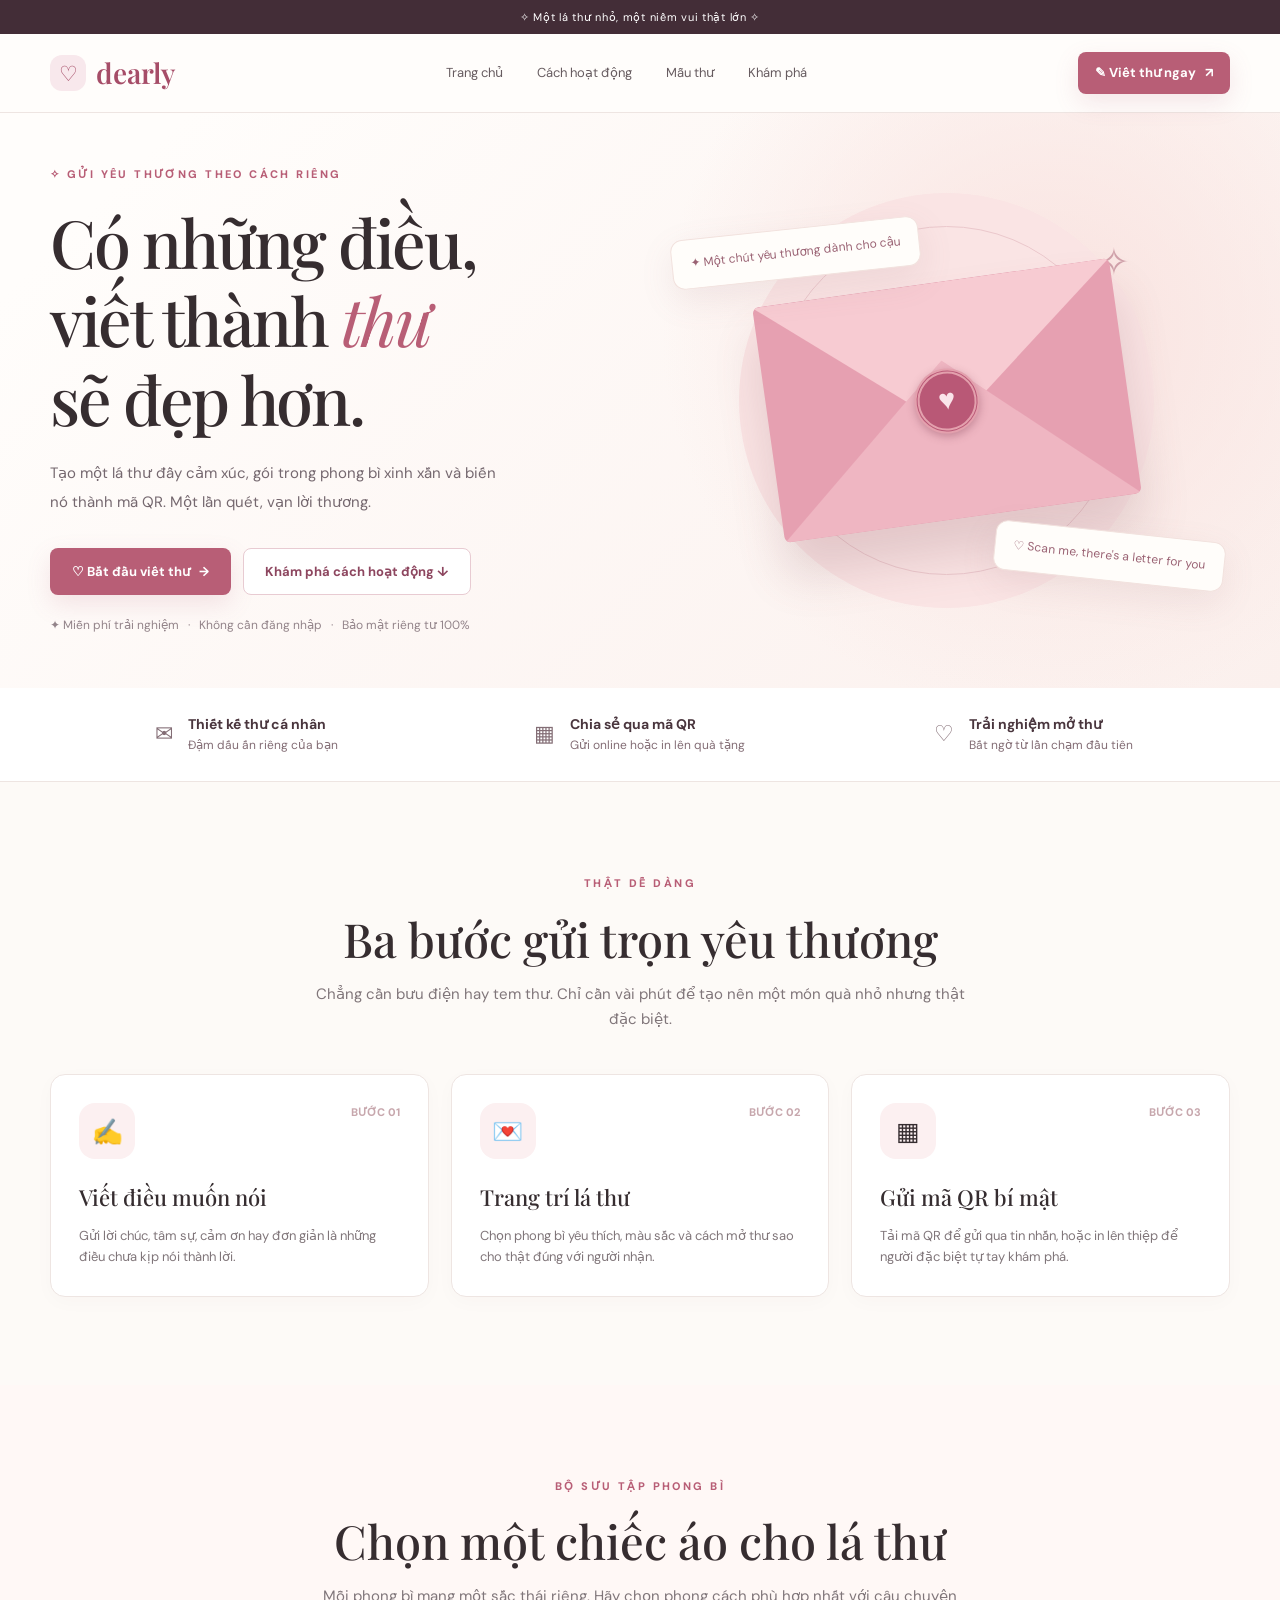
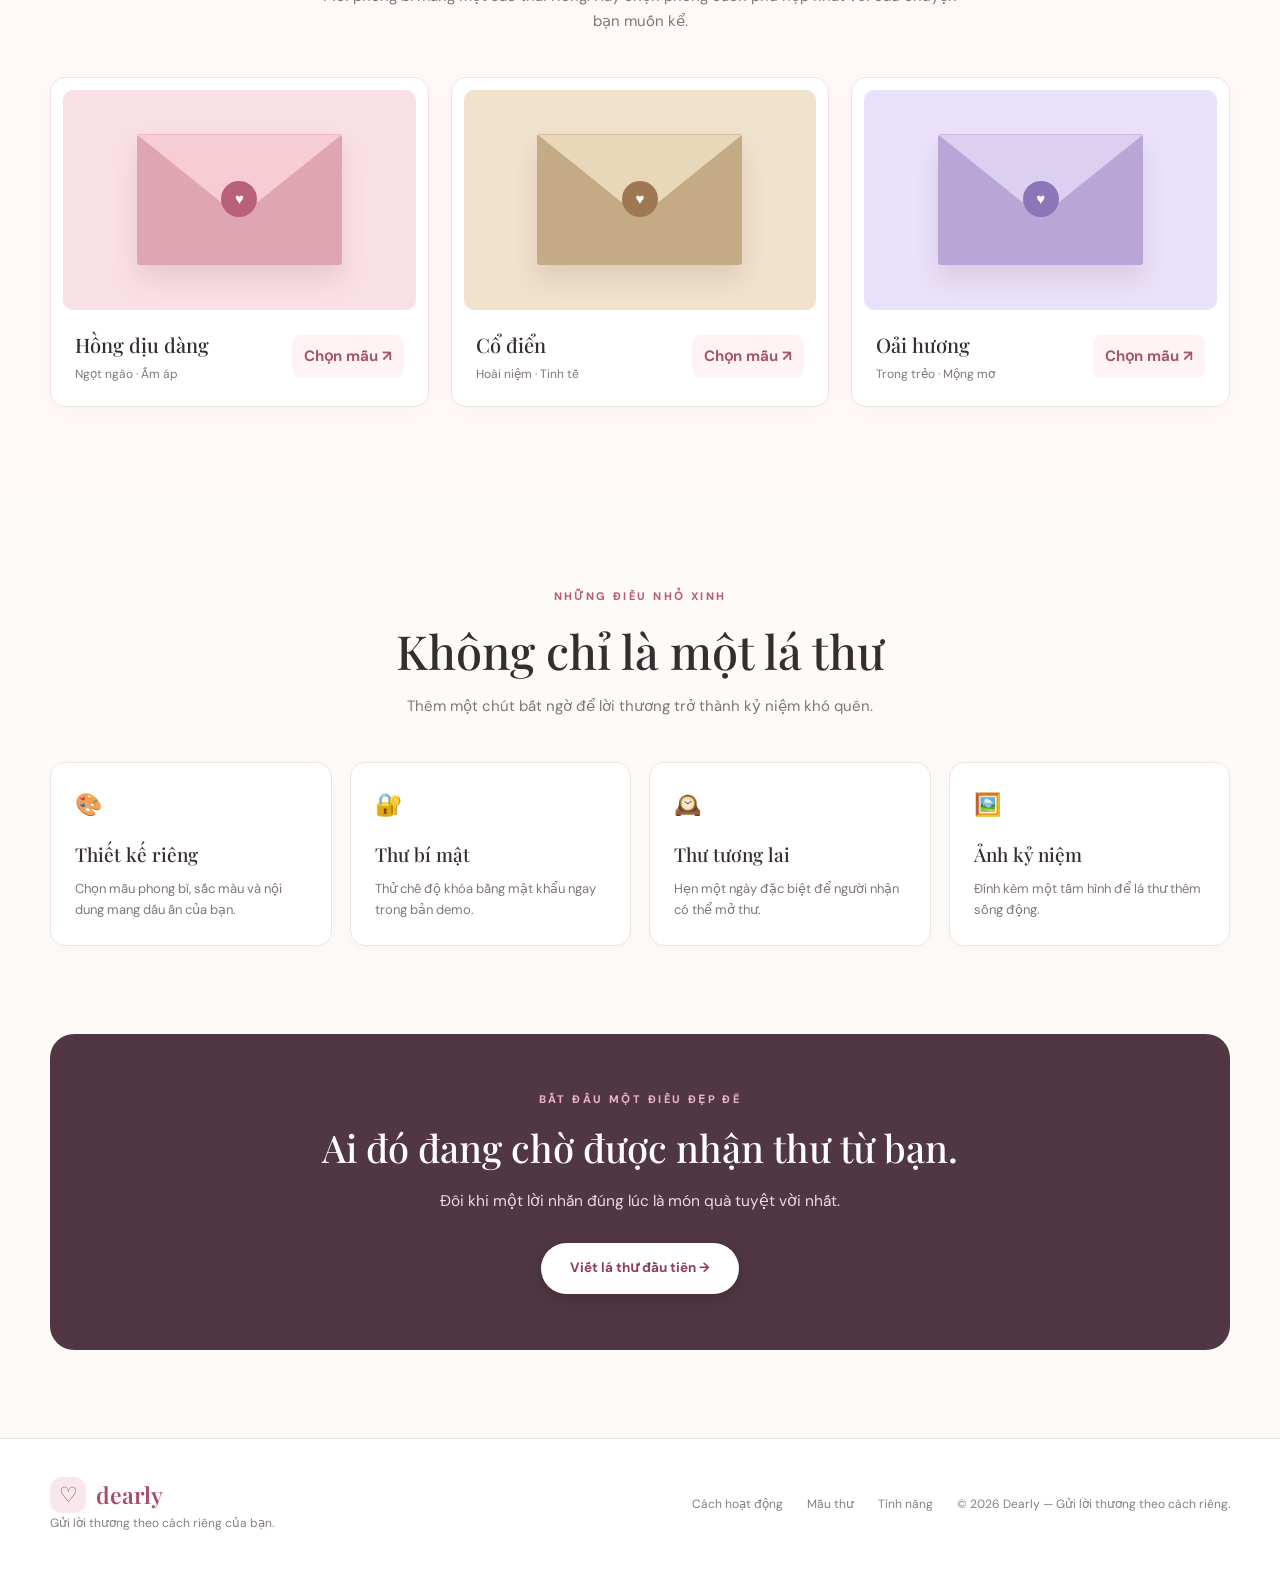
<file: index.html>
<!doctype html>
<html lang="vi">

<head>
	<meta charset="UTF-8">
	<meta name="viewport" content="width=device-width, initial-scale=1">
	<title>Dearly — Gửi lời thương theo cách riêng</title>
	<meta name="description"
		content="Tạo lá thư kỹ thuật số lãng mạn, gói trong phong bì xinh xắn và biến nó thành mã QR bất ngờ dành cho người bạn thương.">
	<link rel="icon" href="data:image/svg+xml,<svg xmlns=%22http://www.w3.org/2000/svg%22 viewBox=%220 0 100 100%22><text y=%22.9em%22 font-size=%2290%22>💌</text></svg>">
	<meta name="theme-color" content="#fbf3ef">
	<meta property="og:type" content="website">
	<meta property="og:title" content="Dearly — Gửi lời thương theo cách riêng">
	<meta property="og:description" content="Có những điều, viết thành thư sẽ đẹp hơn. Tạo và nhận lá thư bất ngờ qua mã QR riêng tư.">
	<meta property="og:site_name" content="Dearly">
	<meta name="twitter:card" content="summary">
	<meta name="twitter:title" content="Dearly — Gửi lời thương theo cách riêng">
	<meta name="twitter:description" content="Tạo lá thư số lãng mạn, gói trong phong bì xinh xắn và trao gửi yêu thương.">
	<link rel="preconnect" href="https://fonts.googleapis.com">
	<link rel="preconnect" href="https://fonts.gstatic.com" crossorigin>
	<link
		href="https://fonts.googleapis.com/css2?family=DM+Sans:wght@400;500;600;700;800&family=Playfair+Display:ital,wght@0,400;0,500;0,600;0,700;1,400;1,500;1,600;1,700&display=swap"
		rel="stylesheet">
	<link rel="stylesheet" href="style.css?v=music_update_1">
<style id="unlockFixStyle">
.hidden,
.receiverFull.hidden,
.workspace.hidden,
#receivePage.hidden,
#workspace.hidden,
#resultPage.hidden,
#homepage.hidden,
[hidden] {
	display: none !important;
}

#unlockArea {
	background: #ffffff !important;
	border: 1px solid #ebdcd5 !important;
	border-radius: 18px !important;
	padding: 26px 24px !important;
	box-shadow: 0 16px 45px -10px rgba(110, 60, 75, 0.14), 0 4px 14px rgba(0, 0, 0, 0.03) !important;
	width: 100% !important;
	max-width: 350px !important;
	margin: 0 auto 24px auto !important;
	box-sizing: border-box !important;
	text-align: center !important;
	display: block !important;
}

#unlockArea.hidden {
	display: none !important;
}

#unlockMessage {
	font-size: 14.5px !important;
	font-weight: 600 !important;
	color: #4a363e !important;
	margin: 0 0 16px 0 !important;
	line-height: 1.5 !important;
	text-align: center !important;
}

#unlockPassword {
	display: block !important;
	width: 100% !important;
	max-width: 100% !important;
	height: 46px !important;
	padding: 0 16px !important;
	border: 1.5px solid #e2cad2 !important;
	border-radius: 12px !important;
	background: #faf8f7 !important;
	font-size: 15.5px !important;
	color: #3b2830 !important;
	outline: none !important;
	box-sizing: border-box !important;
	text-align: center !important;
	letter-spacing: 0.08em !important;
	margin: 0 0 12px 0 !important;
	transition: border-color 0.2s ease, box-shadow 0.2s ease, background 0.2s ease !important;
}

#unlockPassword:focus {
	border-color: #b85e76 !important;
	background: #ffffff !important;
	box-shadow: 0 0 0 3.5px rgba(184, 94, 118, 0.18) !important;
	outline: none !important;
}

#unlockBtn {
	display: flex !important;
	width: 100% !important;
	max-width: 100% !important;
	height: 46px !important;
	padding: 0 20px !important;
	border-radius: 12px !important;
	font-size: 14.5px !important;
	font-weight: 700 !important;
	background: linear-gradient(135deg, #c05472 0%, #a23854 100%) !important;
	color: #ffffff !important;
	border: none !important;
	cursor: pointer !important;
	box-shadow: 0 4px 14px rgba(162, 56, 84, 0.28) !important;
	transition: transform 0.2s ease, box-shadow 0.2s ease, background 0.2s ease !important;
	align-items: center !important;
	justify-content: center !important;
	box-sizing: border-box !important;
	margin: 0 !important;
}

#unlockBtn:hover {
	background: linear-gradient(135deg, #cb5d7b 0%, #ad415d 100%) !important;
	transform: translateY(-2px) !important;
	box-shadow: 0 6px 20px rgba(162, 56, 84, 0.38) !important;
}

#unlockBtn:active {
	transform: translateY(0) !important;
}
</style>
</head>

<body>
	<div class="topbar">✧ Một lá thư nhỏ, một niềm vui thật lớn ✧</div>
	<header class="navbar">
		<div class="container navcontent"><a class="brand" href="#home" onclick="goHome()"><span
					class="brandicon">♡</span> dearly</a>
			<nav class="navlinks"><a href="#home" onclick="goHome()">Trang chủ</a><a href="#how"
					onclick="goHome('how')">Cách hoạt động</a><a href="#templates" onclick="goHome('templates')">Mẫu
					thư</a><a href="#features" onclick="goHome('features')">Khám phá</a></nav><button id="btnCreateNav" class="btn primary small" onclick="startCreate()">✎ Viết thư ngay <span>↗</span></button>
		</div>
	</header>
	<div id="homepage">
		<section class="hero" id="home">
			<div class="container heroInner">
				<div class="heroCopy">
					<div class="eyebrow">✧ GỬI YÊU THƯƠNG THEO CÁCH RIÊNG</div>
					<h1>Có những điều,<br>viết thành <em>thư</em><br>sẽ đẹp hơn.</h1>
					<p>Tạo một lá thư đầy cảm xúc, gói trong phong bì xinh xắn và biến nó thành mã QR. Một lần quét, vạn
						lời thương.</p>
					<div class="heroActions"><button id="btnCreateHero" class="btn primary" onclick="startCreate()">♡ Bắt đầu viết thư <span>→</span></button><a href="#how" class="btn secondary">Khám phá cách hoạt động ↓</a>
					</div>
					<div class="heroHint">✦ Miễn phí trải nghiệm &nbsp; · &nbsp; Không cần đăng nhập &nbsp; · &nbsp; Bảo
						mật riêng tư 100%</div>
				</div>
				<div class="heroArt">
					<div class="orbit"></div>
					<div class="floating float1">✦ Một chút yêu thương dành cho cậu</div>
					<div class="envelopeArt">
						<div class="seal">♥</div>
					</div>
					<div class="floating float2">♡ Scan me, there's a letter for you</div>
				</div>
			</div>
		</section>
		<div class="miniStats">
			<div class="container statInner">
				<div class="stat"><i>✉</i>
					<div><strong>Thiết kế thư cá nhân</strong><span>Đậm dấu ấn riêng của bạn</span></div>
				</div>
				<div class="stat"><i>▦</i>
					<div><strong>Chia sẻ qua mã QR</strong><span>Gửi online hoặc in lên quà tặng</span></div>
				</div>
				<div class="stat"><i>♡</i>
					<div><strong>Trải nghiệm mở thư</strong><span>Bất ngờ từ lần chạm đầu tiên</span></div>
				</div>
			</div>
		</div>
		<section class="section" id="how">
			<div class="container">
				<div class="sectionTitle"><span class="eyebrow">THẬT DỄ DÀNG</span>
					<h2>Ba bước gửi trọn yêu thương</h2>
					<p>Chẳng cần bưu điện hay tem thư. Chỉ cần vài phút để tạo nên một món quà nhỏ nhưng thật đặc biệt.
					</p>
				</div>
				<div class="steps">
					<div class="stepCard"><span class="stepNum">BƯỚC 01</span>
						<div class="stepIcon">✍️</div>
						<h3>Viết điều muốn nói</h3>
						<p>Gửi lời chúc, tâm sự, cảm ơn hay đơn giản là những điều chưa kịp nói thành lời.</p>
					</div>
					<div class="stepCard"><span class="stepNum">BƯỚC 02</span>
						<div class="stepIcon">💌</div>
						<h3>Trang trí lá thư</h3>
						<p>Chọn phong bì yêu thích, màu sắc và cách mở thư sao cho thật đúng với người nhận.</p>
					</div>
					<div class="stepCard"><span class="stepNum">BƯỚC 03</span>
						<div class="stepIcon">▦</div>
						<h3>Gửi mã QR bí mật</h3>
						<p>Tải mã QR để gửi qua tin nhắn, hoặc in lên thiệp để người đặc biệt tự tay khám phá.</p>
					</div>
				</div>
			</div>
		</section>
		<section class="section templatesSection" id="templates">
			<div class="container">
				<div class="sectionTitle"><span class="eyebrow">BỘ SƯU TẬP PHONG BÌ</span>
					<h2>Chọn một chiếc áo cho lá thư</h2>
					<p>Mỗi phong bì mang một sắc thái riêng. Hãy chọn phong cách phù hợp nhất với câu chuyện bạn muốn
						kể.</p>
				</div>
				<div class="templateGrid">
					<div class="templateCard">
						<div class="templateVisual pink">
							<div class="miniEnv"></div>
						</div>
						<div class="templateMeta">
							<div>
								<h3>Hồng dịu dàng</h3><span>Ngọt ngào · Ấm áp</span>
							</div><button onclick="startCreate('rose')">Chọn mẫu ↗</button>
						</div>
					</div>
					<div class="templateCard">
						<div class="templateVisual cream">
							<div class="miniEnv"></div>
						</div>
						<div class="templateMeta">
							<div>
								<h3>Cổ điển</h3><span>Hoài niệm · Tinh tế</span>
							</div><button onclick="startCreate('cream')">Chọn mẫu ↗</button>
						</div>
					</div>
					<div class="templateCard">
						<div class="templateVisual lavender">
							<div class="miniEnv"></div>
						</div>
						<div class="templateMeta">
							<div>
								<h3>Oải hương</h3><span>Trong trẻo · Mộng mơ</span>
							</div><button onclick="startCreate('lavender')">Chọn mẫu ↗</button>
						</div>
					</div>
				</div>
			</div>
		</section>
		<section class="section" id="features">
			<div class="container">
				<div class="sectionTitle"><span class="eyebrow">NHỮNG ĐIỀU NHỎ XINH</span>
					<h2>Không chỉ là một lá thư</h2>
					<p>Thêm một chút bất ngờ để lời thương trở thành kỷ niệm khó quên.</p>
				</div>
				<div class="featureGrid">
					<div class="featureCard"><b>🎨</b>
						<h3>Thiết kế riêng</h3>
						<p>Chọn mẫu phong bì, sắc màu và nội dung mang dấu ấn của bạn.</p>
					</div>
					<div class="featureCard"><b>🔐</b>
						<h3>Thư bí mật</h3>
						<p>Thử chế độ khóa bằng mật khẩu ngay trong bản demo.</p>
					</div>
					<div class="featureCard"><b>🕰️</b>
						<h3>Thư tương lai</h3>
						<p>Hẹn một ngày đặc biệt để người nhận có thể mở thư.</p>
					</div>
					<div class="featureCard"><b>🖼️</b>
						<h3>Ảnh kỷ niệm</h3>
						<p>Đính kèm một tấm hình để lá thư thêm sống động.</p>
					</div>
				</div>
			</div>
		</section>
		<div class="container">
			<div class="ctaBand"><span class="eyebrow" style="color:#eab4c5">BẮT ĐẦU MỘT ĐIỀU ĐẸP ĐẼ</span>
				<h2>Ai đó đang chờ được nhận thư từ bạn.</h2>
				<p>Đôi khi một lời nhắn đúng lúc là món quà tuyệt vời nhất.</p><button id="btnCreateCta" class="btn" onclick="startCreate()">Viết lá thư đầu tiên →</button>
			</div>
		</div>
	</div>
	<div class="workspace hidden" id="workspace">
		<div class="container">
			<div class="breadcrumbs"><a href="#home" onclick="goHome()">Trang chủ</a> &nbsp; / &nbsp; Tạo lá thư</div>
			<div class="workspaceHeader">
				<div><span class="eyebrow">DEARLY LETTER STUDIO</span>
					<h1>Viết một lá thư ♡</h1>
					<p>Chỉ cần một chút chân thành, phần còn lại để Dearly lo.</p>
				</div><span class="pill">✧ Đang tạo thư mới</span>
			</div>
			<div class="studio">
				<div class="editor">
					<div class="editorTop"><strong id="stepTitle">01 · Viết nội dung thư</strong>
						<div class="progress"><span class="dot on"></span><span class="dot"></span><span
								class="dot"></span></div>
					</div>
					<div class="editorBody">
						<div id="step1">
							<div class="twoCols">
								<div class="field"><label>Tên bạn (người gửi)</label><input id="sender" maxlength="60"
										placeholder="Ví dụ: Linh"></div>
								<div class="field"><label>Tên người nhận</label><input id="receiver" maxlength="60"
										placeholder="Ví dụ: Minh"></div>
							</div>
							<div class="field"><label>Tiêu đề lá thư</label><input id="subject" maxlength="100"
									placeholder="Một điều nhỏ muốn gửi đến cậu..."></div>
							<div class="field"><label>Nội dung lá thư <span
										style="color:var(--rose)">*</span></label><textarea id="message" maxlength="75000" placeholder="Cậu biết không, có những điều mình đã muốn nói từ rất lâu... (Hỗ trợ viết tâm sự dài lên đến 10.000 từ)"></textarea>
								<div class="inlineRow"><span class="muted">Viết từ trái tim, không cần hoàn
										hảo.</span><span class="muted" id="charCount">0 / 10.000 từ</span></div>
							</div>
							<div class="field"><label>Lời kết / Chữ ký cuối thư</label><input id="closing" maxlength="80"
									placeholder="Ví dụ: Thương mến, [Tên bạn] ♡"><span class="muted" style="font-size:12px;margin-top:4px;display:block">Tùy chỉnh lời kết hoặc chữ ký theo ý bạn (mặc định: Thương mến, [Tên bạn] ♡)</span></div>
						</div>
						<div id="step2" class="hidden">
							<p class="muted" style="margin-bottom:18px">Chọn một phong bì phù hợp với cảm xúc của lá
								thư.</p>
							<div class="themeSelector"><button type="button" class="themeChoice active" data-theme="rose">
									<div class="themeThumb templateVisual pink">
										<div class="miniEnv"></div>
									</div><span>Hồng dịu dàng</span>
								</button><button type="button" class="themeChoice" data-theme="cream">
									<div class="themeThumb templateVisual cream">
										<div class="miniEnv"></div>
									</div><span>Cổ điển</span>
								</button><button type="button" class="themeChoice" data-theme="lavender">
									<div class="themeThumb templateVisual lavender">
										<div class="miniEnv"></div>
									</div><span>Oải hương</span>
								</button></div>
							
							<div class="field" style="margin-top:24px">
								<label for="music">Nhạc nền khi mở thư</label>
								<div class="musicSelectRow">
									<select id="music" onchange="onLetterMusicChanged()">
										<option value="chime" selected>✨ Chuông gió ngân vang (Wind Chime)</option>
										<option value="piano">🎹 Giai điệu dương cầm (Soft Piano)</option>
										<option value="harp">🪕 Đàn hạc thiên đường (Dreamy Harp)</option>
										<option value="kalimba">🎵 Hộp nhạc Kalimba (Warm Kalimba)</option>
										<option value="waltz">💫 Khúc Valse tình yêu (Romantic Waltz)</option>
										<option value="none">🔇 Không phát nhạc</option>
									</select>
									<button type="button" id="btnPreviewMusic" class="btnMusicPreview" onclick="toggleMusicPreview()" title="Nghe thử 5 giây giai điệu đã chọn">
										▶ Nghe thử 5s
									</button>
								</div>
							</div>
							<div class="notice" style="margin-top:auto;margin-bottom:0">💡 Mẹo: Chạm vào phong bì ở khung xem trước bên phải để trải nghiệm hiệu ứng mở thư cùng giai điệu bạn đã chọn.</div>
						</div>
						<div id="step3" class="hidden">
							<p class="muted">Lựa chọn cách người nhận mở lá thư — an toàn, riêng tư và đầy cảm xúc.</p>
							<div class="field"><label>Chế độ mở thư</label>
								<div class="choiceList"><label class="choice"><input type="radio" name="access"
											value="any" checked> ♡ Quét QR và mở thư ngay (Mở ngay khi nhận)</label><label
										class="choice"><input type="radio" name="access" value="password"> 🔐 Khóa bằng
										mật khẩu bí mật (Chỉ người có mật mã mới đọc được)</label><label class="choice"><input type="radio"
											name="access" value="date"> ⏳ Hẹn giờ mở thư tương lai (Mở đúng ngày bạn chọn)</label>
								</div>
							</div>
							<div id="passwordField" class="field hidden"><label>Mật khẩu mở thư</label><input
									id="password" type="text" placeholder="Nhập mật khẩu bí mật của hai bạn"></div>
							<div id="dateField" class="field hidden"><label>Thời điểm được phép mở thư</label><input
									id="openAt" type="datetime-local"></div>
							<div class="notice">🛡️ Cam kết riêng tư tuyệt đối: Toàn bộ nội dung thư được mã hóa trực tiếp trong liên kết. Dearly không lưu giữ thư trên máy chủ, đảm bảo lời thương là bí mật riêng giữa hai bạn.</div>
						</div>
					</div>
					<div class="editorFooter"><button class="btn ghost" id="backBtn" onclick="prevStep()">← Quay
							lại</button><button class="btn primary" id="nextBtn" onclick="nextStep()">Tiếp tục
							→</button></div>
				</div>
				<div class="previewPanel">
					<div class="previewHeader"><span>✧ Xem trước lá thư</span><span class="liveBadge">LIVE
							PREVIEW</span></div>
					<div class="previewStage">
						<div id="previewEnv" class="previewEnv" onclick="openStudioPreview()">
							<div class="envBack"></div>
							<div class="envLetterSlip">
								<div class="slipLine"></div>
								<div class="slipLine short"></div>
								<div class="slipLine"></div>
							</div>
							<div class="envPocket"></div>
							<div class="envFlapTop"></div>
							<div class="seal">♥</div>
							<div class="envLabel" id="envLabel">Dành cho một người đặc biệt</div>
						</div>
						<div class="letterPaper hidden" id="previewPaper" title="Nhấn để gấp thư lại">
							<button class="paperCloseBtn" onclick="closeStudioPreview(event)" title="Gấp thư lại" aria-label="Gấp thư lại">✕</button>
							<div class="paperPostmark">
								<div class="postmarkCircle">
									<span>DEARLY</span>
									<span class="pmHeart">♥</span>
									<span>AIRMAIL</span>
								</div>
								<div class="postmarkWaves"><span></span><span></span><span></span></div>
							</div>
							<div class="paperHeader">
								<h3 id="previewTitle" class="paperTitle">Một lời nhắn cho cậu</h3>
							</div>
							<div class="paperBodyWrapper">
								<div class="bodyText" id="previewMessage">Những lời yêu thương của bạn sẽ hiện lên ở đây...</div>
								
							</div>
							<div class="paperFooter">
								<div class="paperWaxStamp">♥</div>
								<p class="sign" id="previewSign">Thương mến, một người đặc biệt ♡</p>
							</div>
						</div>
					</div>
					<div class="previewBottom" id="previewHint">✉ Nhấn vào phong bì để mở xem trước</div>
				</div>
			</div>
		</div>
	</div>
	<div class="workspace hidden" id="resultPage">
		<div class="container success">
			<div class="breadcrumbs" style="text-align:left"><a href="#home" onclick="goHome()">Trang chủ</a> &nbsp; /
				&nbsp; Mã QR của bạn</div>
			<div class="successIcon">✓</div><span class="eyebrow">LÁ THƯ ĐÃ SẴN SÀNG</span>
			<h1>Một món quà nhỏ đã hoàn thành!</h1>
			<p style="color:var(--muted)">Tải mã QR và gửi đến người bạn thương. Một điều bất ngờ đang chờ họ khám phá.
			</p>
			<div class="resultCard">
				<div class="qrFrame"><canvas id="qrCanvas" width="600" height="600"></canvas></div>
				<div><span class="eyebrow">MÃ THƯ RIÊNG CỦA BẠN</span>
					<h3 id="resultTitle">Lá thư bí mật</h3>
					<p class="muted" id="resultTo">Dành cho một người đặc biệt</p>
					<div class="resultActions"><button class="btn primary" onclick="downloadQR()">↓ Tải ảnh
							thiệp QR</button><button class="btn secondary" onclick="copyLink()">⧉ Sao chép liên kết</button><button class="btn ghost" onclick="shareNative()">📤 Chia sẻ ngay</button></div>
					<div class="urlBox" id="resultUrl"></div><button class="btn ghost small" style="margin-top:14px"
						onclick="previewReceived()">↗ Thử mở thư như người nhận</button>
				</div>
			</div>
			<div class="notice">💡 Gợi ý gửi thư: Bạn có thể in mã QR dán lên thiệp quà, hoa tươi, hoặc gửi ảnh QR / liên kết trực tiếp qua Zalo, Messenger, iMessage, Instagram.</div>
			<div style="margin-top:26px"><button class="btn secondary" onclick="startCreate()">＋ Tạo một lá thư
					khác</button></div>
		</div>
	</div>
	<div id="receivePage" class="receiverFull hidden">
		<div class="receiverCard"><span class="eyebrow">✧ A LITTLE LETTER FOR YOU</span>
			<h1>Có một lá thư gửi đến bạn&nbsp;♡</h1>
			<p id="receiveInfo">To someone special · From someone special</p>
			<div class="receiverStage">
				<div class="previewEnv" id="receiveEnv" onclick="openReceived()">
					<div class="envBack"></div>
					<div class="envLetterSlip">
						<div class="slipLine"></div>
						<div class="slipLine short"></div>
						<div class="slipLine"></div>
					</div>
					<div class="envPocket"></div>
					<div class="envFlapTop"></div>
					<div class="seal">♥</div>
					<div class="envLabel">Nhấn để mở thư ♡</div>
				</div>
				<div class="receivePaper hidden" id="receivePaper">
					<button class="paperCloseBtn" onclick="closeReceived()" title="Gấp thư lại" aria-label="Gấp thư lại">✕</button>
					<div class="paperPostmark">
						<div class="postmarkCircle">
							<span>DEARLY</span>
							<span class="pmHeart">♥</span>
							<span>AIRMAIL</span>
						</div>
						<div class="postmarkWaves"><span></span><span></span><span></span></div>
					</div>
					<div class="paperHeader">
						<h2 id="receiveTitle"></h2>
					</div>
					<div class="paperBodyWrapper">
						<div class="bodyText" id="receiveText"></div>
					</div>
					<div class="paperFooter">
						<div class="paperWaxStamp">♥</div>
						<p class="sign" id="receiveSign"></p>
					</div>
				</div>
			</div>
			<div id="unlockArea" class="hidden" style="background:#ffffff;border:1px solid #ebdcd5;border-radius:18px;padding:26px 24px;box-shadow:0 16px 45px -10px rgba(110,60,75,0.14);width:100%;max-width:350px;margin:0 auto 24px auto;box-sizing:border-box;text-align:center;">
				<p id="unlockMessage" style="font-size:14.5px;font-weight:600;color:#4a363e;margin:0 0 16px 0;line-height:1.5;text-align:center;"></p>
				<input id="unlockPassword" type="password" placeholder="Mật khẩu mở thư" autocomplete="off" style="display:block;width:100%;height:46px;padding:0 16px;border:1.5px solid #e2cad2;border-radius:12px;background:#faf8f7;font-size:15.5px;color:#3b2830;outline:none;box-sizing:border-box;text-align:center;letter-spacing:0.08em;margin:0 0 12px 0;">
				<button class="btn primary" id="unlockBtn" onclick="unlockReceived()" style="display:flex;width:100%;height:46px;padding:0 20px;border-radius:12px;font-size:14.5px;font-weight:700;background:linear-gradient(135deg,#c05472 0%,#a23854 100%);color:#ffffff;border:none;cursor:pointer;box-shadow:0 4px 14px rgba(162,56,84,0.28);align-items:center;justify-content:center;box-sizing:border-box;margin:0;">Mở khóa</button>
			</div>
			<div class="receiverActions" id="receiveActions">
				<button class="btn primary hidden" id="replyLetterBtn" onclick="replyReceived()">💌 Viết thư hồi đáp →</button>
				<button class="btn secondary hidden" id="closeLetterBtn" onclick="closeReceived()">✉ Gấp thư lại</button>
				<button class="btn ghost" onclick="goHome()">← Về trang chủ</button>
			</div>
		</div>
	</div>
	<footer class="footer" id="footer">
		<div class="container footerInner">
			<div>
				<div class="brand"><span class="brandicon">♡</span> dearly</div>
				<div>Gửi lời thương theo cách riêng của bạn.</div>
			</div>
			<div class="footerLinks"><a href="#how" onclick="goHome('how')">Cách hoạt động</a><a href="#templates"
					onclick="goHome('templates')">Mẫu thư</a><a href="#features" onclick="goHome('features')">Tính
					năng</a><span>© 2026 Dearly — Gửi lời thương theo cách riêng.</span></div>
		</div>
	</footer>
	<div id="toast" class="toast hidden"></div>
	<script>(function () {
			const modules = {}; const cache = {}; function require(k) { if (cache[k]) return cache[k].exports; const m = { exports: {} }; cache[k] = m; modules[k](m, m.exports, require); return m.exports; }
			modules['QR8bitByte'] = function (module, exports, require) {
				var QRMode = require("QRMode");

				function QR8bitByte(data) {
					this.mode = QRMode.MODE_8BIT_BYTE;
					this.data = data;
				}

				QR8bitByte.prototype = {

					getLength: function () {
						return this.data.length;
					},

					write: function (buffer) {
						for (var i = 0; i < this.data.length; i++) {
							// not JIS ...
							buffer.put(this.data.charCodeAt(i), 8);
						}
					}
				};

				module.exports = QR8bitByte;

			};
			modules['QRBitBuffer'] = function (module, exports, require) {
				function QRBitBuffer() {
					this.buffer = [];
					this.length = 0;
				}

				QRBitBuffer.prototype = {

					get: function (index) {
						var bufIndex = Math.floor(index / 8);
						return ((this.buffer[bufIndex] >>> (7 - index % 8)) & 1) == 1;
					},

					put: function (num, length) {
						for (var i = 0; i < length; i++) {
							this.putBit(((num >>> (length - i - 1)) & 1) == 1);
						}
					},

					getLengthInBits: function () {
						return this.length;
					},

					putBit: function (bit) {

						var bufIndex = Math.floor(this.length / 8);
						if (this.buffer.length <= bufIndex) {
							this.buffer.push(0);
						}

						if (bit) {
							this.buffer[bufIndex] |= (0x80 >>> (this.length % 8));
						}

						this.length++;
					}
				};

				module.exports = QRBitBuffer;

			};
			modules['QRErrorCorrectLevel'] = function (module, exports, require) {
				module.exports = {
					L: 1,
					M: 0,
					Q: 3,
					H: 2
				};


			};
			modules['QRMaskPattern'] = function (module, exports, require) {
				module.exports = {
					PATTERN000: 0,
					PATTERN001: 1,
					PATTERN010: 2,
					PATTERN011: 3,
					PATTERN100: 4,
					PATTERN101: 5,
					PATTERN110: 6,
					PATTERN111: 7
				};

			};
			modules['QRMath'] = function (module, exports, require) {
				var QRMath = {

					glog: function (n) {

						if (n < 1) {
							throw new Error("glog(" + n + ")");
						}

						return QRMath.LOG_TABLE[n];
					},

					gexp: function (n) {

						while (n < 0) {
							n += 255;
						}

						while (n >= 256) {
							n -= 255;
						}

						return QRMath.EXP_TABLE[n];
					},

					EXP_TABLE: new Array(256),

					LOG_TABLE: new Array(256)

				};

				for (var i = 0; i < 8; i++) {
					QRMath.EXP_TABLE[i] = 1 << i;
				}
				for (var i = 8; i < 256; i++) {
					QRMath.EXP_TABLE[i] = QRMath.EXP_TABLE[i - 4]
						^ QRMath.EXP_TABLE[i - 5]
						^ QRMath.EXP_TABLE[i - 6]
						^ QRMath.EXP_TABLE[i - 8];
				}
				for (var i = 0; i < 255; i++) {
					QRMath.LOG_TABLE[QRMath.EXP_TABLE[i]] = i;
				}

				module.exports = QRMath;

			};
			modules['QRMode'] = function (module, exports, require) {
				module.exports = {
					MODE_NUMBER: 1 << 0,
					MODE_ALPHA_NUM: 1 << 1,
					MODE_8BIT_BYTE: 1 << 2,
					MODE_KANJI: 1 << 3
				};

			};
			modules['QRPolynomial'] = function (module, exports, require) {
				var QRMath = require("QRMath");

				function QRPolynomial(num, shift) {
					if (num.length === undefined) {
						throw new Error(num.length + "/" + shift);
					}

					var offset = 0;

					while (offset < num.length && num[offset] === 0) {
						offset++;
					}

					this.num = new Array(num.length - offset + shift);
					for (var i = 0; i < num.length - offset; i++) {
						this.num[i] = num[i + offset];
					}
				}

				QRPolynomial.prototype = {

					get: function (index) {
						return this.num[index];
					},

					getLength: function () {
						return this.num.length;
					},

					multiply: function (e) {

						var num = new Array(this.getLength() + e.getLength() - 1);

						for (var i = 0; i < this.getLength(); i++) {
							for (var j = 0; j < e.getLength(); j++) {
								num[i + j] ^= QRMath.gexp(QRMath.glog(this.get(i)) + QRMath.glog(e.get(j)));
							}
						}

						return new QRPolynomial(num, 0);
					},

					mod: function (e) {

						if (this.getLength() - e.getLength() < 0) {
							return this;
						}

						var ratio = QRMath.glog(this.get(0)) - QRMath.glog(e.get(0));

						var num = new Array(this.getLength());

						for (var i = 0; i < this.getLength(); i++) {
							num[i] = this.get(i);
						}

						for (var x = 0; x < e.getLength(); x++) {
							num[x] ^= QRMath.gexp(QRMath.glog(e.get(x)) + ratio);
						}

						// recursive call
						return new QRPolynomial(num, 0).mod(e);
					}
				};

				module.exports = QRPolynomial;

			};
			modules['QRRSBlock'] = function (module, exports, require) {
				var QRErrorCorrectLevel = require("QRErrorCorrectLevel");

				function QRRSBlock(totalCount, dataCount) {
					this.totalCount = totalCount;
					this.dataCount = dataCount;
				}

				QRRSBlock.RS_BLOCK_TABLE = [

					// L
					// M
					// Q
					// H

					// 1
					[1, 26, 19],
					[1, 26, 16],
					[1, 26, 13],
					[1, 26, 9],

					// 2
					[1, 44, 34],
					[1, 44, 28],
					[1, 44, 22],
					[1, 44, 16],

					// 3
					[1, 70, 55],
					[1, 70, 44],
					[2, 35, 17],
					[2, 35, 13],

					// 4		
					[1, 100, 80],
					[2, 50, 32],
					[2, 50, 24],
					[4, 25, 9],

					// 5
					[1, 134, 108],
					[2, 67, 43],
					[2, 33, 15, 2, 34, 16],
					[2, 33, 11, 2, 34, 12],

					// 6
					[2, 86, 68],
					[4, 43, 27],
					[4, 43, 19],
					[4, 43, 15],

					// 7		
					[2, 98, 78],
					[4, 49, 31],
					[2, 32, 14, 4, 33, 15],
					[4, 39, 13, 1, 40, 14],

					// 8
					[2, 121, 97],
					[2, 60, 38, 2, 61, 39],
					[4, 40, 18, 2, 41, 19],
					[4, 40, 14, 2, 41, 15],

					// 9
					[2, 146, 116],
					[3, 58, 36, 2, 59, 37],
					[4, 36, 16, 4, 37, 17],
					[4, 36, 12, 4, 37, 13],

					// 10		
					[2, 86, 68, 2, 87, 69],
					[4, 69, 43, 1, 70, 44],
					[6, 43, 19, 2, 44, 20],
					[6, 43, 15, 2, 44, 16],

					// 11
					[4, 101, 81],
					[1, 80, 50, 4, 81, 51],
					[4, 50, 22, 4, 51, 23],
					[3, 36, 12, 8, 37, 13],

					// 12
					[2, 116, 92, 2, 117, 93],
					[6, 58, 36, 2, 59, 37],
					[4, 46, 20, 6, 47, 21],
					[7, 42, 14, 4, 43, 15],

					// 13
					[4, 133, 107],
					[8, 59, 37, 1, 60, 38],
					[8, 44, 20, 4, 45, 21],
					[12, 33, 11, 4, 34, 12],

					// 14
					[3, 145, 115, 1, 146, 116],
					[4, 64, 40, 5, 65, 41],
					[11, 36, 16, 5, 37, 17],
					[11, 36, 12, 5, 37, 13],

					// 15
					[5, 109, 87, 1, 110, 88],
					[5, 65, 41, 5, 66, 42],
					[5, 54, 24, 7, 55, 25],
					[11, 36, 12],

					// 16
					[5, 122, 98, 1, 123, 99],
					[7, 73, 45, 3, 74, 46],
					[15, 43, 19, 2, 44, 20],
					[3, 45, 15, 13, 46, 16],

					// 17
					[1, 135, 107, 5, 136, 108],
					[10, 74, 46, 1, 75, 47],
					[1, 50, 22, 15, 51, 23],
					[2, 42, 14, 17, 43, 15],

					// 18
					[5, 150, 120, 1, 151, 121],
					[9, 69, 43, 4, 70, 44],
					[17, 50, 22, 1, 51, 23],
					[2, 42, 14, 19, 43, 15],

					// 19
					[3, 141, 113, 4, 142, 114],
					[3, 70, 44, 11, 71, 45],
					[17, 47, 21, 4, 48, 22],
					[9, 39, 13, 16, 40, 14],

					// 20
					[3, 135, 107, 5, 136, 108],
					[3, 67, 41, 13, 68, 42],
					[15, 54, 24, 5, 55, 25],
					[15, 43, 15, 10, 44, 16],

					// 21
					[4, 144, 116, 4, 145, 117],
					[17, 68, 42],
					[17, 50, 22, 6, 51, 23],
					[19, 46, 16, 6, 47, 17],

					// 22
					[2, 139, 111, 7, 140, 112],
					[17, 74, 46],
					[7, 54, 24, 16, 55, 25],
					[34, 37, 13],

					// 23
					[4, 151, 121, 5, 152, 122],
					[4, 75, 47, 14, 76, 48],
					[11, 54, 24, 14, 55, 25],
					[16, 45, 15, 14, 46, 16],

					// 24
					[6, 147, 117, 4, 148, 118],
					[6, 73, 45, 14, 74, 46],
					[11, 54, 24, 16, 55, 25],
					[30, 46, 16, 2, 47, 17],

					// 25
					[8, 132, 106, 4, 133, 107],
					[8, 75, 47, 13, 76, 48],
					[7, 54, 24, 22, 55, 25],
					[22, 45, 15, 13, 46, 16],

					// 26
					[10, 142, 114, 2, 143, 115],
					[19, 74, 46, 4, 75, 47],
					[28, 50, 22, 6, 51, 23],
					[33, 46, 16, 4, 47, 17],

					// 27
					[8, 152, 122, 4, 153, 123],
					[22, 73, 45, 3, 74, 46],
					[8, 53, 23, 26, 54, 24],
					[12, 45, 15, 28, 46, 16],

					// 28
					[3, 147, 117, 10, 148, 118],
					[3, 73, 45, 23, 74, 46],
					[4, 54, 24, 31, 55, 25],
					[11, 45, 15, 31, 46, 16],

					// 29
					[7, 146, 116, 7, 147, 117],
					[21, 73, 45, 7, 74, 46],
					[1, 53, 23, 37, 54, 24],
					[19, 45, 15, 26, 46, 16],

					// 30
					[5, 145, 115, 10, 146, 116],
					[19, 75, 47, 10, 76, 48],
					[15, 54, 24, 25, 55, 25],
					[23, 45, 15, 25, 46, 16],

					// 31
					[13, 145, 115, 3, 146, 116],
					[2, 74, 46, 29, 75, 47],
					[42, 54, 24, 1, 55, 25],
					[23, 45, 15, 28, 46, 16],

					// 32
					[17, 145, 115],
					[10, 74, 46, 23, 75, 47],
					[10, 54, 24, 35, 55, 25],
					[19, 45, 15, 35, 46, 16],

					// 33
					[17, 145, 115, 1, 146, 116],
					[14, 74, 46, 21, 75, 47],
					[29, 54, 24, 19, 55, 25],
					[11, 45, 15, 46, 46, 16],

					// 34
					[13, 145, 115, 6, 146, 116],
					[14, 74, 46, 23, 75, 47],
					[44, 54, 24, 7, 55, 25],
					[59, 46, 16, 1, 47, 17],

					// 35
					[12, 151, 121, 7, 152, 122],
					[12, 75, 47, 26, 76, 48],
					[39, 54, 24, 14, 55, 25],
					[22, 45, 15, 41, 46, 16],

					// 36
					[6, 151, 121, 14, 152, 122],
					[6, 75, 47, 34, 76, 48],
					[46, 54, 24, 10, 55, 25],
					[2, 45, 15, 64, 46, 16],

					// 37
					[17, 152, 122, 4, 153, 123],
					[29, 74, 46, 14, 75, 47],
					[49, 54, 24, 10, 55, 25],
					[24, 45, 15, 46, 46, 16],

					// 38
					[4, 152, 122, 18, 153, 123],
					[13, 74, 46, 32, 75, 47],
					[48, 54, 24, 14, 55, 25],
					[42, 45, 15, 32, 46, 16],

					// 39
					[20, 147, 117, 4, 148, 118],
					[40, 75, 47, 7, 76, 48],
					[43, 54, 24, 22, 55, 25],
					[10, 45, 15, 67, 46, 16],

					// 40
					[19, 148, 118, 6, 149, 119],
					[18, 75, 47, 31, 76, 48],
					[34, 54, 24, 34, 55, 25],
					[20, 45, 15, 61, 46, 16]
				];

				QRRSBlock.getRSBlocks = function (typeNumber, errorCorrectLevel) {

					var rsBlock = QRRSBlock.getRsBlockTable(typeNumber, errorCorrectLevel);

					if (rsBlock === undefined) {
						throw new Error("bad rs block @ typeNumber:" + typeNumber + "/errorCorrectLevel:" + errorCorrectLevel);
					}

					var length = rsBlock.length / 3;

					var list = [];

					for (var i = 0; i < length; i++) {

						var count = rsBlock[i * 3 + 0];
						var totalCount = rsBlock[i * 3 + 1];
						var dataCount = rsBlock[i * 3 + 2];

						for (var j = 0; j < count; j++) {
							list.push(new QRRSBlock(totalCount, dataCount));
						}
					}

					return list;
				};

				QRRSBlock.getRsBlockTable = function (typeNumber, errorCorrectLevel) {

					switch (errorCorrectLevel) {
						case QRErrorCorrectLevel.L:
							return QRRSBlock.RS_BLOCK_TABLE[(typeNumber - 1) * 4 + 0];
						case QRErrorCorrectLevel.M:
							return QRRSBlock.RS_BLOCK_TABLE[(typeNumber - 1) * 4 + 1];
						case QRErrorCorrectLevel.Q:
							return QRRSBlock.RS_BLOCK_TABLE[(typeNumber - 1) * 4 + 2];
						case QRErrorCorrectLevel.H:
							return QRRSBlock.RS_BLOCK_TABLE[(typeNumber - 1) * 4 + 3];
						default:
							return undefined;
					}
				};

				module.exports = QRRSBlock;

			};
			modules['QRUtil'] = function (module, exports, require) {
				var QRMode = require("QRMode");
				var QRPolynomial = require("QRPolynomial");
				var QRMath = require("QRMath");
				var QRMaskPattern = require("QRMaskPattern");

				var QRUtil = {

					PATTERN_POSITION_TABLE: [
						[],
						[6, 18],
						[6, 22],
						[6, 26],
						[6, 30],
						[6, 34],
						[6, 22, 38],
						[6, 24, 42],
						[6, 26, 46],
						[6, 28, 50],
						[6, 30, 54],
						[6, 32, 58],
						[6, 34, 62],
						[6, 26, 46, 66],
						[6, 26, 48, 70],
						[6, 26, 50, 74],
						[6, 30, 54, 78],
						[6, 30, 56, 82],
						[6, 30, 58, 86],
						[6, 34, 62, 90],
						[6, 28, 50, 72, 94],
						[6, 26, 50, 74, 98],
						[6, 30, 54, 78, 102],
						[6, 28, 54, 80, 106],
						[6, 32, 58, 84, 110],
						[6, 30, 58, 86, 114],
						[6, 34, 62, 90, 118],
						[6, 26, 50, 74, 98, 122],
						[6, 30, 54, 78, 102, 126],
						[6, 26, 52, 78, 104, 130],
						[6, 30, 56, 82, 108, 134],
						[6, 34, 60, 86, 112, 138],
						[6, 30, 58, 86, 114, 142],
						[6, 34, 62, 90, 118, 146],
						[6, 30, 54, 78, 102, 126, 150],
						[6, 24, 50, 76, 102, 128, 154],
						[6, 28, 54, 80, 106, 132, 158],
						[6, 32, 58, 84, 110, 136, 162],
						[6, 26, 54, 82, 110, 138, 166],
						[6, 30, 58, 86, 114, 142, 170]
					],

					G15: (1 << 10) | (1 << 8) | (1 << 5) | (1 << 4) | (1 << 2) | (1 << 1) | (1 << 0),
					G18: (1 << 12) | (1 << 11) | (1 << 10) | (1 << 9) | (1 << 8) | (1 << 5) | (1 << 2) | (1 << 0),
					G15_MASK: (1 << 14) | (1 << 12) | (1 << 10) | (1 << 4) | (1 << 1),

					getBCHTypeInfo: function (data) {
						var d = data << 10;
						while (QRUtil.getBCHDigit(d) - QRUtil.getBCHDigit(QRUtil.G15) >= 0) {
							d ^= (QRUtil.G15 << (QRUtil.getBCHDigit(d) - QRUtil.getBCHDigit(QRUtil.G15)));
						}
						return ((data << 10) | d) ^ QRUtil.G15_MASK;
					},

					getBCHTypeNumber: function (data) {
						var d = data << 12;
						while (QRUtil.getBCHDigit(d) - QRUtil.getBCHDigit(QRUtil.G18) >= 0) {
							d ^= (QRUtil.G18 << (QRUtil.getBCHDigit(d) - QRUtil.getBCHDigit(QRUtil.G18)));
						}
						return (data << 12) | d;
					},

					getBCHDigit: function (data) {

						var digit = 0;

						while (data !== 0) {
							digit++;
							data >>>= 1;
						}

						return digit;
					},

					getPatternPosition: function (typeNumber) {
						return QRUtil.PATTERN_POSITION_TABLE[typeNumber - 1];
					},

					getMask: function (maskPattern, i, j) {

						switch (maskPattern) {

							case QRMaskPattern.PATTERN000: return (i + j) % 2 === 0;
							case QRMaskPattern.PATTERN001: return i % 2 === 0;
							case QRMaskPattern.PATTERN010: return j % 3 === 0;
							case QRMaskPattern.PATTERN011: return (i + j) % 3 === 0;
							case QRMaskPattern.PATTERN100: return (Math.floor(i / 2) + Math.floor(j / 3)) % 2 === 0;
							case QRMaskPattern.PATTERN101: return (i * j) % 2 + (i * j) % 3 === 0;
							case QRMaskPattern.PATTERN110: return ((i * j) % 2 + (i * j) % 3) % 2 === 0;
							case QRMaskPattern.PATTERN111: return ((i * j) % 3 + (i + j) % 2) % 2 === 0;

							default:
								throw new Error("bad maskPattern:" + maskPattern);
						}
					},

					getErrorCorrectPolynomial: function (errorCorrectLength) {

						var a = new QRPolynomial([1], 0);

						for (var i = 0; i < errorCorrectLength; i++) {
							a = a.multiply(new QRPolynomial([1, QRMath.gexp(i)], 0));
						}

						return a;
					},

					getLengthInBits: function (mode, type) {

						if (1 <= type && type < 10) {

							// 1 - 9

							switch (mode) {
								case QRMode.MODE_NUMBER: return 10;
								case QRMode.MODE_ALPHA_NUM: return 9;
								case QRMode.MODE_8BIT_BYTE: return 8;
								case QRMode.MODE_KANJI: return 8;
								default:
									throw new Error("mode:" + mode);
							}

						} else if (type < 27) {

							// 10 - 26

							switch (mode) {
								case QRMode.MODE_NUMBER: return 12;
								case QRMode.MODE_ALPHA_NUM: return 11;
								case QRMode.MODE_8BIT_BYTE: return 16;
								case QRMode.MODE_KANJI: return 10;
								default:
									throw new Error("mode:" + mode);
							}

						} else if (type < 41) {

							// 27 - 40

							switch (mode) {
								case QRMode.MODE_NUMBER: return 14;
								case QRMode.MODE_ALPHA_NUM: return 13;
								case QRMode.MODE_8BIT_BYTE: return 16;
								case QRMode.MODE_KANJI: return 12;
								default:
									throw new Error("mode:" + mode);
							}

						} else {
							throw new Error("type:" + type);
						}
					},

					getLostPoint: function (qrCode) {

						var moduleCount = qrCode.getModuleCount();
						var lostPoint = 0;
						var row = 0;
						var col = 0;


						// LEVEL1

						for (row = 0; row < moduleCount; row++) {

							for (col = 0; col < moduleCount; col++) {

								var sameCount = 0;
								var dark = qrCode.isDark(row, col);

								for (var r = -1; r <= 1; r++) {

									if (row + r < 0 || moduleCount <= row + r) {
										continue;
									}

									for (var c = -1; c <= 1; c++) {

										if (col + c < 0 || moduleCount <= col + c) {
											continue;
										}

										if (r === 0 && c === 0) {
											continue;
										}

										if (dark === qrCode.isDark(row + r, col + c)) {
											sameCount++;
										}
									}
								}

								if (sameCount > 5) {
									lostPoint += (3 + sameCount - 5);
								}
							}
						}

						// LEVEL2

						for (row = 0; row < moduleCount - 1; row++) {
							for (col = 0; col < moduleCount - 1; col++) {
								var count = 0;
								if (qrCode.isDark(row, col)) count++;
								if (qrCode.isDark(row + 1, col)) count++;
								if (qrCode.isDark(row, col + 1)) count++;
								if (qrCode.isDark(row + 1, col + 1)) count++;
								if (count === 0 || count === 4) {
									lostPoint += 3;
								}
							}
						}

						// LEVEL3

						for (row = 0; row < moduleCount; row++) {
							for (col = 0; col < moduleCount - 6; col++) {
								if (qrCode.isDark(row, col) &&
									!qrCode.isDark(row, col + 1) &&
									qrCode.isDark(row, col + 2) &&
									qrCode.isDark(row, col + 3) &&
									qrCode.isDark(row, col + 4) &&
									!qrCode.isDark(row, col + 5) &&
									qrCode.isDark(row, col + 6)) {
									lostPoint += 40;
								}
							}
						}

						for (col = 0; col < moduleCount; col++) {
							for (row = 0; row < moduleCount - 6; row++) {
								if (qrCode.isDark(row, col) &&
									!qrCode.isDark(row + 1, col) &&
									qrCode.isDark(row + 2, col) &&
									qrCode.isDark(row + 3, col) &&
									qrCode.isDark(row + 4, col) &&
									!qrCode.isDark(row + 5, col) &&
									qrCode.isDark(row + 6, col)) {
									lostPoint += 40;
								}
							}
						}

						// LEVEL4

						var darkCount = 0;

						for (col = 0; col < moduleCount; col++) {
							for (row = 0; row < moduleCount; row++) {
								if (qrCode.isDark(row, col)) {
									darkCount++;
								}
							}
						}

						var ratio = Math.abs(100 * darkCount / moduleCount / moduleCount - 50) / 5;
						lostPoint += ratio * 10;

						return lostPoint;
					}

				};

				module.exports = QRUtil;

			};
			modules['index'] = function (module, exports, require) {
				//---------------------------------------------------------------------
				// QRCode for JavaScript
				//
				// Copyright (c) 2009 Kazuhiko Arase
				//
				// URL: http://www.d-project.com/
				//
				// Licensed under the MIT license:
				//   http://www.opensource.org/licenses/mit-license.php
				//
				// The word "QR Code" is registered trademark of 
				// DENSO WAVE INCORPORATED
				//   http://www.denso-wave.com/qrcode/faqpatent-e.html
				//
				//---------------------------------------------------------------------
				// Modified to work in node for this project (and some refactoring)
				//---------------------------------------------------------------------

				var QR8bitByte = require("QR8bitByte");
				var QRUtil = require("QRUtil");
				var QRPolynomial = require("QRPolynomial");
				var QRRSBlock = require("QRRSBlock");
				var QRBitBuffer = require("QRBitBuffer");

				function QRCode(typeNumber, errorCorrectLevel) {
					this.typeNumber = typeNumber;
					this.errorCorrectLevel = errorCorrectLevel;
					this.modules = null;
					this.moduleCount = 0;
					this.dataCache = null;
					this.dataList = [];
				}

				QRCode.prototype = {

					addData: function (data) {
						var newData = new QR8bitByte(data);
						this.dataList.push(newData);
						this.dataCache = null;
					},

					isDark: function (row, col) {
						if (row < 0 || this.moduleCount <= row || col < 0 || this.moduleCount <= col) {
							throw new Error(row + "," + col);
						}
						return this.modules[row][col];
					},

					getModuleCount: function () {
						return this.moduleCount;
					},

					make: function () {
						// Calculate automatically typeNumber if provided is < 1
						if (this.typeNumber < 1) {
							var typeNumber = 1;
							for (typeNumber = 1; typeNumber < 40; typeNumber++) {
								var rsBlocks = QRRSBlock.getRSBlocks(typeNumber, this.errorCorrectLevel);

								var buffer = new QRBitBuffer();
								var totalDataCount = 0;
								for (var i = 0; i < rsBlocks.length; i++) {
									totalDataCount += rsBlocks[i].dataCount;
								}

								for (var x = 0; x < this.dataList.length; x++) {
									var data = this.dataList[x];
									buffer.put(data.mode, 4);
									buffer.put(data.getLength(), QRUtil.getLengthInBits(data.mode, typeNumber));
									data.write(buffer);
								}
								if (buffer.getLengthInBits() <= totalDataCount * 8)
									break;
							}
							this.typeNumber = typeNumber;
						}
						this.makeImpl(false, this.getBestMaskPattern());
					},

					makeImpl: function (test, maskPattern) {

						this.moduleCount = this.typeNumber * 4 + 17;
						this.modules = new Array(this.moduleCount);

						for (var row = 0; row < this.moduleCount; row++) {

							this.modules[row] = new Array(this.moduleCount);

							for (var col = 0; col < this.moduleCount; col++) {
								this.modules[row][col] = null;//(col + row) % 3;
							}
						}

						this.setupPositionProbePattern(0, 0);
						this.setupPositionProbePattern(this.moduleCount - 7, 0);
						this.setupPositionProbePattern(0, this.moduleCount - 7);
						this.setupPositionAdjustPattern();
						this.setupTimingPattern();
						this.setupTypeInfo(test, maskPattern);

						if (this.typeNumber >= 7) {
							this.setupTypeNumber(test);
						}

						if (this.dataCache === null) {
							this.dataCache = QRCode.createData(this.typeNumber, this.errorCorrectLevel, this.dataList);
						}

						this.mapData(this.dataCache, maskPattern);
					},

					setupPositionProbePattern: function (row, col) {

						for (var r = -1; r <= 7; r++) {

							if (row + r <= -1 || this.moduleCount <= row + r) continue;

							for (var c = -1; c <= 7; c++) {

								if (col + c <= -1 || this.moduleCount <= col + c) continue;

								if ((0 <= r && r <= 6 && (c === 0 || c === 6)) ||
									(0 <= c && c <= 6 && (r === 0 || r === 6)) ||
									(2 <= r && r <= 4 && 2 <= c && c <= 4)) {
									this.modules[row + r][col + c] = true;
								} else {
									this.modules[row + r][col + c] = false;
								}
							}
						}
					},

					getBestMaskPattern: function () {

						var minLostPoint = 0;
						var pattern = 0;

						for (var i = 0; i < 8; i++) {

							this.makeImpl(true, i);

							var lostPoint = QRUtil.getLostPoint(this);

							if (i === 0 || minLostPoint > lostPoint) {
								minLostPoint = lostPoint;
								pattern = i;
							}
						}

						return pattern;
					},

					createMovieClip: function (target_mc, instance_name, depth) {

						var qr_mc = target_mc.createEmptyMovieClip(instance_name, depth);
						var cs = 1;

						this.make();

						for (var row = 0; row < this.modules.length; row++) {

							var y = row * cs;

							for (var col = 0; col < this.modules[row].length; col++) {

								var x = col * cs;
								var dark = this.modules[row][col];

								if (dark) {
									qr_mc.beginFill(0, 100);
									qr_mc.moveTo(x, y);
									qr_mc.lineTo(x + cs, y);
									qr_mc.lineTo(x + cs, y + cs);
									qr_mc.lineTo(x, y + cs);
									qr_mc.endFill();
								}
							}
						}

						return qr_mc;
					},

					setupTimingPattern: function () {

						for (var r = 8; r < this.moduleCount - 8; r++) {
							if (this.modules[r][6] !== null) {
								continue;
							}
							this.modules[r][6] = (r % 2 === 0);
						}

						for (var c = 8; c < this.moduleCount - 8; c++) {
							if (this.modules[6][c] !== null) {
								continue;
							}
							this.modules[6][c] = (c % 2 === 0);
						}
					},

					setupPositionAdjustPattern: function () {

						var pos = QRUtil.getPatternPosition(this.typeNumber);

						for (var i = 0; i < pos.length; i++) {

							for (var j = 0; j < pos.length; j++) {

								var row = pos[i];
								var col = pos[j];

								if (this.modules[row][col] !== null) {
									continue;
								}

								for (var r = -2; r <= 2; r++) {

									for (var c = -2; c <= 2; c++) {

										if (Math.abs(r) === 2 ||
											Math.abs(c) === 2 ||
											(r === 0 && c === 0)) {
											this.modules[row + r][col + c] = true;
										} else {
											this.modules[row + r][col + c] = false;
										}
									}
								}
							}
						}
					},

					setupTypeNumber: function (test) {

						var bits = QRUtil.getBCHTypeNumber(this.typeNumber);
						var mod;

						for (var i = 0; i < 18; i++) {
							mod = (!test && ((bits >> i) & 1) === 1);
							this.modules[Math.floor(i / 3)][i % 3 + this.moduleCount - 8 - 3] = mod;
						}

						for (var x = 0; x < 18; x++) {
							mod = (!test && ((bits >> x) & 1) === 1);
							this.modules[x % 3 + this.moduleCount - 8 - 3][Math.floor(x / 3)] = mod;
						}
					},

					setupTypeInfo: function (test, maskPattern) {

						var data = (this.errorCorrectLevel << 3) | maskPattern;
						var bits = QRUtil.getBCHTypeInfo(data);
						var mod;

						// vertical		
						for (var v = 0; v < 15; v++) {

							mod = (!test && ((bits >> v) & 1) === 1);

							if (v < 6) {
								this.modules[v][8] = mod;
							} else if (v < 8) {
								this.modules[v + 1][8] = mod;
							} else {
								this.modules[this.moduleCount - 15 + v][8] = mod;
							}
						}

						// horizontal
						for (var h = 0; h < 15; h++) {

							mod = (!test && ((bits >> h) & 1) === 1);

							if (h < 8) {
								this.modules[8][this.moduleCount - h - 1] = mod;
							} else if (h < 9) {
								this.modules[8][15 - h - 1 + 1] = mod;
							} else {
								this.modules[8][15 - h - 1] = mod;
							}
						}

						// fixed module
						this.modules[this.moduleCount - 8][8] = (!test);

					},

					mapData: function (data, maskPattern) {

						var inc = -1;
						var row = this.moduleCount - 1;
						var bitIndex = 7;
						var byteIndex = 0;

						for (var col = this.moduleCount - 1; col > 0; col -= 2) {

							if (col === 6) col--;

							while (true) {

								for (var c = 0; c < 2; c++) {

									if (this.modules[row][col - c] === null) {

										var dark = false;

										if (byteIndex < data.length) {
											dark = (((data[byteIndex] >>> bitIndex) & 1) === 1);
										}

										var mask = QRUtil.getMask(maskPattern, row, col - c);

										if (mask) {
											dark = !dark;
										}

										this.modules[row][col - c] = dark;
										bitIndex--;

										if (bitIndex === -1) {
											byteIndex++;
											bitIndex = 7;
										}
									}
								}

								row += inc;

								if (row < 0 || this.moduleCount <= row) {
									row -= inc;
									inc = -inc;
									break;
								}
							}
						}

					}

				};

				QRCode.PAD0 = 0xEC;
				QRCode.PAD1 = 0x11;

				QRCode.createData = function (typeNumber, errorCorrectLevel, dataList) {

					var rsBlocks = QRRSBlock.getRSBlocks(typeNumber, errorCorrectLevel);

					var buffer = new QRBitBuffer();

					for (var i = 0; i < dataList.length; i++) {
						var data = dataList[i];
						buffer.put(data.mode, 4);
						buffer.put(data.getLength(), QRUtil.getLengthInBits(data.mode, typeNumber));
						data.write(buffer);
					}

					// calc num max data.
					var totalDataCount = 0;
					for (var x = 0; x < rsBlocks.length; x++) {
						totalDataCount += rsBlocks[x].dataCount;
					}

					if (buffer.getLengthInBits() > totalDataCount * 8) {
						throw new Error("code length overflow. (" +
							buffer.getLengthInBits() +
							">" +
							totalDataCount * 8 +
							")");
					}

					// end code
					if (buffer.getLengthInBits() + 4 <= totalDataCount * 8) {
						buffer.put(0, 4);
					}

					// padding
					while (buffer.getLengthInBits() % 8 !== 0) {
						buffer.putBit(false);
					}

					// padding
					while (true) {

						if (buffer.getLengthInBits() >= totalDataCount * 8) {
							break;
						}
						buffer.put(QRCode.PAD0, 8);

						if (buffer.getLengthInBits() >= totalDataCount * 8) {
							break;
						}
						buffer.put(QRCode.PAD1, 8);
					}

					return QRCode.createBytes(buffer, rsBlocks);
				};

				QRCode.createBytes = function (buffer, rsBlocks) {

					var offset = 0;

					var maxDcCount = 0;
					var maxEcCount = 0;

					var dcdata = new Array(rsBlocks.length);
					var ecdata = new Array(rsBlocks.length);

					for (var r = 0; r < rsBlocks.length; r++) {

						var dcCount = rsBlocks[r].dataCount;
						var ecCount = rsBlocks[r].totalCount - dcCount;

						maxDcCount = Math.max(maxDcCount, dcCount);
						maxEcCount = Math.max(maxEcCount, ecCount);

						dcdata[r] = new Array(dcCount);

						for (var i = 0; i < dcdata[r].length; i++) {
							dcdata[r][i] = 0xff & buffer.buffer[i + offset];
						}
						offset += dcCount;

						var rsPoly = QRUtil.getErrorCorrectPolynomial(ecCount);
						var rawPoly = new QRPolynomial(dcdata[r], rsPoly.getLength() - 1);

						var modPoly = rawPoly.mod(rsPoly);
						ecdata[r] = new Array(rsPoly.getLength() - 1);
						for (var x = 0; x < ecdata[r].length; x++) {
							var modIndex = x + modPoly.getLength() - ecdata[r].length;
							ecdata[r][x] = (modIndex >= 0) ? modPoly.get(modIndex) : 0;
						}

					}

					var totalCodeCount = 0;
					for (var y = 0; y < rsBlocks.length; y++) {
						totalCodeCount += rsBlocks[y].totalCount;
					}

					var data = new Array(totalCodeCount);
					var index = 0;

					for (var z = 0; z < maxDcCount; z++) {
						for (var s = 0; s < rsBlocks.length; s++) {
							if (z < dcdata[s].length) {
								data[index++] = dcdata[s][z];
							}
						}
					}

					for (var xx = 0; xx < maxEcCount; xx++) {
						for (var t = 0; t < rsBlocks.length; t++) {
							if (xx < ecdata[t].length) {
								data[index++] = ecdata[t][xx];
							}
						}
					}

					return data;

				};

				module.exports = QRCode;

			};
			window.QRCore = { QRCode: require("index"), L: require("QRErrorCorrectLevel").L };
		})();
</script>
	<script>
		const $ = id => document.getElementById(id);
		let step = 1, theme = 'rose', previewOpen = false, shareUrl = '', letter = null, received = null, unlocked = false;
		const val = id => $(id) ? $(id).value.trim() : '';

		function toast(t) {
			$('toast').textContent = t;
			$('toast').classList.remove('hidden');
			clearTimeout(window.toastTimer);
			window.toastTimer = setTimeout(() => $('toast').classList.add('hidden'), 3200);
		}

		function show(id) {
			['homepage', 'workspace', 'resultPage', 'receivePage'].forEach(x => {
				if ($(x)) $(x).classList.toggle('hidden', x !== id);
			});
			if ($('footer')) $('footer').classList.toggle('hidden', id === 'receivePage');
			scrollTo({ top: 0, behavior: 'instant' });
		}

		function goHome(section) {
			clearInterval(window.countdownTimer);
			history.replaceState(null, '', location.pathname + (location.search || ''));
			if ($('receivePaper')) {
				$('receivePaper').classList.add('hidden');
				$('receivePaper').style.display = 'none';
			}
			if ($('receiveEnv')) {
				$('receiveEnv').classList.remove('hidden', 'is-opening', 'fading-out');
				$('receiveEnv').style.opacity = '1';
				$('receiveEnv').style.display = '';
			}
			if ($('replyLetterBtn')) $('replyLetterBtn').classList.add('hidden');
			if ($('closeLetterBtn')) $('closeLetterBtn').classList.add('hidden');
			show('homepage');
			if (section) setTimeout(() => {
				const el = $(section);
				if (el) el.scrollIntoView({ behavior: 'smooth' });
			}, 70);
		}

		function startCreate(t) {
			clearInterval(window.countdownTimer);
			if (previewOpen) closeStudioPreview();
			if (t) setTheme(t);
			step = 1;
			updateStep();
			show('workspace');
		}

		function setTheme(t) {
			theme = t;
			document.querySelectorAll('.themeChoice').forEach(b => b.classList.toggle('active', b.dataset.theme === t));
			const pEnv = $('previewEnv');
			if (pEnv) {
				pEnv.classList.remove('rose', 'cream', 'lavender');
				pEnv.classList.add(t);
				if (previewOpen) {
					pEnv.classList.add('hidden');
					pEnv.style.display = 'none';
				}
			}
			const rEnv = $('receiveEnv');
			if (rEnv) {
				rEnv.classList.remove('rose', 'cream', 'lavender');
				rEnv.classList.add(t);
			}
			const ps = document.querySelector('.previewStage');
			if (ps) {
				ps.classList.remove('rose', 'cream', 'lavender');
				ps.classList.add(t);
			}
		}
		document.querySelectorAll('.themeChoice').forEach(b => b.onclick = () => setTheme(b.dataset.theme));

		function updateStep() {
			for (let i = 1; i <= 3; i++) {
				if ($('step' + i)) $('step' + i).classList.toggle('hidden', i !== step);
			}
			$('stepTitle').textContent = ['01 · Viết nội dung thư', '02 · Trang trí lá thư', '03 · Chọn cách mở thư & Bảo mật'][step - 1];
			document.querySelectorAll('.progress .dot').forEach((e, i) => e.classList.toggle('on', i < step));
			$('backBtn').textContent = step === 1 ? '← Trang chủ' : '← Quay lại';
			$('nextBtn').textContent = step === 3 ? '♡ Tạo mã QR' : 'Tiếp tục →';
		}

		function prevStep() {
			if (step === 1) goHome();
			else { step--; updateStep(); }
		}

		function nextStep() {
			if (step === 1) {
				if (!val('message')) {
					toast('Hãy viết nội dung lá thư trước nhé ♡');
					$('message').focus();
					return;
				}
				if (countWords(val('message')) > 10000) {
					toast('Nội dung lá thư dài quá 10.000 từ rồi, bạn hãy rút gọn bớt một chút nhé ♡');
					$('message').focus();
					return;
				}
			}
			if (step < 3) {
				step++;
				updateStep();
				return;
			}
			generate();
		}

		function countWords(str) {
			const trimmed = (str || '').trim();
			return trimmed ? trimmed.split(/\s+/).length : 0;
		}

		function syncPreview() {
			const wordCount = countWords(val('message'));
			if ($('charCount')) {
				$('charCount').textContent = wordCount.toLocaleString('vi-VN') + ' / 10.000 từ';
				if (wordCount > 10000) {
					$('charCount').style.color = '#c93b58';
					$('charCount').style.fontWeight = 'bold';
				} else {
					$('charCount').style.color = '';
					$('charCount').style.fontWeight = '';
				}
			}
			$('envLabel').textContent = 'Dành cho ' + (val('receiver') || 'một người đặc biệt');
			$('previewTitle').textContent = val('subject') || 'Một lời nhắn cho cậu';
			$('previewMessage').textContent = val('message') || 'Những lời yêu thương của bạn sẽ hiện lên ở đây...';
			const defaultSign = 'Thương mến, ' + (val('sender') || 'một người đặc biệt') + ' ♡';
			$('previewSign').textContent = val('closing') || defaultSign;

			if ($('closing') && !val('closing')) {
				$('closing').placeholder = val('sender') ? ('Thương mến, ' + val('sender') + ' ♡') : 'Ví dụ: Thương mến, [Tên bạn] ♡';
			}
		}
		['sender', 'receiver', 'subject', 'message', 'closing'].forEach(id => $(id) && $(id).addEventListener('input', syncPreview));

		if ($('previewPaper')) {
			$('previewPaper').onclick = (e) => {
				if (e.target && e.target.tagName !== 'BUTTON' && e.target.tagName !== 'A') {
					closeStudioPreview(e);
				}
			};
		}

		if ($('photo')) {
			$('photo').onchange = e => {
				const f = e.target.files[0];
				if (!f) return;
				if (f.size > 2e6) { toast('Ảnh xem trước cần nhỏ hơn 2MB'); return; }
				const r = new FileReader();
				r.onload = () => {
					$('previewPhoto').src = r.result;
					$('previewPhoto').style.display = 'block';
					photoData = r.result;
				};
				r.readAsDataURL(f);
			};
		}

		document.querySelectorAll('input[name="access"]').forEach(r => r.onchange = () => {
			const v = document.querySelector('input[name="access"]:checked').value;
			$('passwordField').classList.toggle('hidden', v !== 'password');
			$('dateField').classList.toggle('hidden', v !== 'date');
		});

		function pack(obj) {
			const u = new TextEncoder().encode(JSON.stringify(obj));
			let s = '';
			for (const b of u) s += String.fromCharCode(b);
			return btoa(s).replace(/\+/g, '-').replace(/\//g, '_').replace(/=+$/, '');
		}

		function unpack(s) {
			const a = atob(s.replace(/-/g, '+').replace(/_/g, '/') + '='.repeat((4 - s.length % 4) % 4));
			return JSON.parse(new TextDecoder().decode(Uint8Array.from(a, c => c.charCodeAt(0))));
		}

		function drawQR(str) {
			const qr = new QRCore.QRCode(0, QRCore.L);
			qr.addData(str);
			qr.make();
			const canvas = $('qrCanvas'), ctx = canvas.getContext('2d');
			canvas.width = 600;
			canvas.height = 720;

			// Background - warm cotton ivory
			ctx.fillStyle = '#fffefb';
			ctx.fillRect(0, 0, 600, 720);

			// Inner border frame
			ctx.strokeStyle = '#ebdcd5';
			ctx.lineWidth = 3;
			ctx.strokeRect(20, 20, 560, 680);

			// Decorative inner thin border
			ctx.strokeStyle = 'rgba(215, 175, 187, 0.4)';
			ctx.lineWidth = 1;
			ctx.strokeRect(28, 28, 544, 664);

			// Header branding
			ctx.textAlign = 'center';
			ctx.fillStyle = '#b85e76';
			ctx.font = 'bold 12px "DM Sans", -apple-system, sans-serif';
			ctx.fillText('✧ DEARLY LETTER ✧', 300, 58);

			ctx.fillStyle = '#431f2b';
			ctx.font = 'bold 24px "Playfair Display", Georgia, serif';
			const recipientText = val('receiver') ? ('Dành cho ' + val('receiver')) : 'Lá thư dành riêng cho bạn';
			ctx.fillText(recipientText, 300, 96);

			// White card for QR Code
			const n = qr.getModuleCount();
			const qrBoxSize = 420;
			const startX = (600 - qrBoxSize) / 2;
			const startY = 126;
			const modSize = qrBoxSize / n;

			ctx.fillStyle = '#ffffff';
			ctx.fillRect(startX - 10, startY - 10, qrBoxSize + 20, qrBoxSize + 20);
			ctx.strokeStyle = '#ebd9d2';
			ctx.lineWidth = 1.5;
			ctx.strokeRect(startX - 10, startY - 10, qrBoxSize + 20, qrBoxSize + 20);

			// Draw QR Modules
			ctx.fillStyle = '#402e37';
			for (let y = 0; y < n; y++) {
				for (let x = 0; x < n; x++) {
					if (qr.isDark(y, x)) {
						ctx.fillRect(Math.round(startX + x * modSize), Math.round(startY + y * modSize), Math.ceil(modSize), Math.ceil(modSize));
					}
				}
			}

			// Footer notes
			ctx.fillStyle = '#7a394d';
			ctx.font = 'italic 16px "Playfair Display", Georgia, serif';
			ctx.fillText('Quét mã để mở lá thư bí mật ♡', 300, 608);

			ctx.fillStyle = '#9c858e';
			ctx.font = '12px "DM Sans", -apple-system, sans-serif';
			ctx.fillText('Gửi trọn yêu thương theo cách riêng · dearly.vn', 300, 646);
		}

		function generate() {
			const access = document.querySelector('input[name="access"]:checked').value;
			if (access === 'password' && !val('password')) {
				toast('Hãy nhập mật khẩu để bảo vệ lá thư');
				$('password').focus();
				return;
			}
			if (access === 'date' && !val('openAt')) {
				toast('Hãy chọn thời điểm mở lá thư');
				$('openAt').focus();
				return;
			}
			letter = {
				s: val('sender'),
				r: val('receiver'),
				t: val('subject'),
				m: val('message'),
				sg: val('closing'),
				th: theme,
				mu: $('music') ? $('music').value : 'chime',
				a: access,
				p: access === 'password' ? val('password') : '',
				d: access === 'date' ? val('openAt') : ''
			};
			shareUrl = location.href.split('#')[0] + '#letter=' + pack(letter);
			let qrSuccess = true;
			try {
				drawQR(shareUrl);
			} catch (e) {
				qrSuccess = false;
				const canvas = $('qrCanvas');
				if (canvas) {
					const ctx = canvas.getContext('2d');
					canvas.width = 280;
					canvas.height = 280;
					ctx.fillStyle = '#fffdfa';
					ctx.fillRect(0, 0, 280, 280);
					ctx.strokeStyle = '#ebd9d2';
					ctx.lineWidth = 2;
					ctx.strokeRect(12, 12, 256, 256);
					ctx.fillStyle = '#9b4258';
					ctx.font = 'bold 15px "DM Sans", sans-serif';
					ctx.textAlign = 'center';
					ctx.fillText('💌 Lá thư tâm sự dài', 140, 100);
					ctx.fillStyle = '#6e5860';
					ctx.font = '13px "DM Sans", sans-serif';
					ctx.fillText('Nội dung vượt giới hạn mã QR.', 140, 138);
					ctx.fillText('Bạn hãy dùng Link chia sẻ', 140, 162);
					ctx.fillText('hoặc nút Chia sẻ bên dưới nhé ♡', 140, 186);
				}
			}
			$('resultTitle').textContent = letter.t || 'Một lá thư dành riêng';
			$('resultTo').textContent = 'Gửi đến ' + (letter.r || 'một người đặc biệt');
			$('resultUrl').textContent = shareUrl;
			show('resultPage');
			if (!qrSuccess) {
				toast('Lá thư dài: Hãy sao chép liên kết bên dưới để gửi cho người nhận nhé ♡');
			}
		}

		function downloadQR() {
			if (!shareUrl) return;
			const a = document.createElement('a');
			a.download = 'dearly-thiep-qr.png';
			a.href = $('qrCanvas').toDataURL('image/png');
			a.click();
			toast('Đã lưu ảnh thiệp QR về máy của bạn ♡');
		}

		async function copyLink() {
			try {
				await navigator.clipboard.writeText(shareUrl);
				toast('Đã sao chép liên kết lá thư ♡');
			} catch {
				toast('Hãy chọn và sao chép đường dẫn trong ô phía trên');
			}
		}

		async function shareNative() {
			if (navigator.share) {
				try {
					await navigator.share({
						title: 'Có một lá thư dành riêng cho bạn ♡',
						text: `${val('sender') || 'Ai đó'} đã gửi cho bạn một bức thư đầy cảm xúc trên Dearly. Chạm vào để mở nhé:`,
						url: shareUrl
					});
					toast('Đã mở bảng chia sẻ ♡');
				} catch (e) {}
			} else {
				copyLink();
			}
		}

		function previewReceived() {
			renderReceived(letter, true);
		}

		function startCountdown(targetDate) {
			clearInterval(window.countdownTimer);
			function update() {
				const diff = targetDate.getTime() - Date.now();
				if (diff <= 0) {
					clearInterval(window.countdownTimer);
					unlocked = true;
					$('unlockArea').classList.add('hidden');
					$('receiveEnv').style.opacity = '1';
					toast('Đã đến giờ mở thư! Chạm vào phong bì để đọc nhé ♡');
					return;
				}
				const days = Math.floor(diff / (1000 * 60 * 60 * 24));
				const hours = Math.floor((diff / (1000 * 60 * 60)) % 24);
				const mins = Math.floor((diff / (1000 * 60)) % 60);
				const secs = Math.floor((diff / 1000) % 60);
				let timeStr = '';
				if (days > 0) timeStr += `${days} ngày `;
				timeStr += `${String(hours).padStart(2, '0')}:${String(mins).padStart(2, '0')}:${String(secs).padStart(2, '0')}`;
				$('unlockMessage').innerHTML = `⏳ <strong>Lá thư hẹn giờ tương lai</strong><br><span style="font-size:13px;color:#7e6b72;font-weight:400;display:block;margin:4px 0 8px 0">Sẽ tự động mở khóa sau:</span><div class="countdownBox">${timeStr}</div>`;
			}
			update();
			window.countdownTimer = setInterval(update, 1000);
		}

						/* ==========================================================================
		   DEARLY AUDIO ENGINE (ROBUST AMBIENT & FULL LETTER SONGS)
		   ========================================================================== */
		try { localStorage.removeItem('dearly_ambient'); } catch(e){}
		const DearlyAudio = {
			ctx: null,
			previewTimerInterval: null,
			activeLetterNodes: [],

			async initCtx() {
				if (!this.ctx) {
					const AudioCtx = window.AudioContext || window.webkitAudioContext;
					if (AudioCtx) this.ctx = new AudioCtx();
				}
				if (this.ctx && this.ctx.state === 'suspended') {
					try { await this.ctx.resume(); } catch (e) {}
				}
				return this.ctx;
			},

			playTone(freq, time, duration, type = 'sine', maxGain = 0.12, overtone = false) {
				if (!this.ctx) return;
				const now = this.ctx.currentTime;
				const startTime = now + time;

				const osc = this.ctx.createOscillator();
				const gain = this.ctx.createGain();
				osc.type = type;
				osc.frequency.setValueAtTime(freq, startTime);

				gain.gain.setValueAtTime(0.0001, startTime);
				gain.gain.exponentialRampToValueAtTime(maxGain, startTime + 0.03);
				gain.gain.exponentialRampToValueAtTime(0.0001, startTime + duration);

				osc.connect(gain);
				gain.connect(this.ctx.destination);

				osc.start(startTime);
				osc.stop(startTime + duration);
				this.activeLetterNodes.push(osc);

				if (overtone) {
					const osc2 = this.ctx.createOscillator();
					const gain2 = this.ctx.createGain();
					osc2.type = 'sine';
					osc2.frequency.setValueAtTime(freq * 2, startTime);

					gain2.gain.setValueAtTime(0.0001, startTime);
					gain2.gain.exponentialRampToValueAtTime(maxGain * 0.35, startTime + 0.02);
					gain2.gain.exponentialRampToValueAtTime(0.0001, startTime + duration * 0.65);

					osc2.connect(gain2);
					gain2.connect(this.ctx.destination);

					osc2.start(startTime);
					osc2.stop(startTime + duration * 0.65);
					this.activeLetterNodes.push(osc2);
				}
			},

			// FULL, COMPLETE SONGS FOR LETTER RECIPIENTS (~16 to 18 seconds of enchantment)
			melodies: {
				chime(pt) {
					const notes = [
						// Opening sparkling sweep
						{ f: 523.25, t: 0.0, d: 1.4 },  // C5
						{ f: 659.25, t: 0.22, d: 1.4 }, // E5
						{ f: 783.99, t: 0.44, d: 1.6 }, // G5
						{ f: 987.77, t: 0.66, d: 1.8 }, // B5
						{ f: 1046.50, t: 0.88, d: 2.2 },// C6
						{ f: 1318.51, t: 1.30, d: 2.5 },// E6
						// Verse 1
						{ f: 880.00, t: 2.2, d: 1.5 },  // A5
						{ f: 783.99, t: 2.8, d: 1.5 },  // G5
						{ f: 659.25, t: 3.4, d: 1.6 },  // E5
						{ f: 587.33, t: 4.0, d: 1.6 },  // D5
						{ f: 523.25, t: 4.6, d: 2.2 },  // C5
						// Verse 2
						{ f: 659.25, t: 5.6, d: 1.5 },  // E5
						{ f: 783.99, t: 6.2, d: 1.5 },  // G5
						{ f: 987.77, t: 6.8, d: 1.8 },  // B5
						{ f: 1174.66, t: 7.4, d: 2.0 }, // D6
						{ f: 1046.50, t: 8.2, d: 2.4 }, // C6
						// Outro cadence
						{ f: 880.00, t: 9.4, d: 1.6 },  // A5
						{ f: 783.99, t: 10.2, d: 1.8 }, // G5
						{ f: 659.25, t: 11.0, d: 2.0 }, // E5
						{ f: 587.33, t: 11.8, d: 2.2 }, // D5
						{ f: 523.25, t: 12.6, d: 4.5 }  // C5
					];
					notes.forEach(n => pt(n.f, n.t, n.d, 'sine', 0.12, true));
				},

				piano(pt) {
					const notes = [
						// Opening rich piano arpeggio
						{ f: 261.63, t: 0.0, d: 2.4, v: 0.10 }, // C4
						{ f: 329.63, t: 0.18, d: 2.2, v: 0.10 },// E4
						{ f: 392.00, t: 0.36, d: 2.2, v: 0.11 },// G4
						{ f: 523.25, t: 0.54, d: 2.4, v: 0.12 },// C5
						{ f: 659.25, t: 0.72, d: 2.4, v: 0.12 },// E5
						{ f: 783.99, t: 1.10, d: 2.8, v: 0.13 },// G5
						// Lyrical theme
						{ f: 659.25, t: 2.0, d: 1.8, v: 0.11 }, // E5
						{ f: 587.33, t: 2.6, d: 1.8, v: 0.11 }, // D5
						{ f: 523.25, t: 3.2, d: 2.0, v: 0.12 }, // C5
						{ f: 493.88, t: 3.8, d: 2.0, v: 0.10 }, // B4
						{ f: 440.00, t: 4.4, d: 2.2, v: 0.11 }, // A4
						// Sub-theme
						{ f: 349.23, t: 5.4, d: 2.0, v: 0.10 }, // F4
						{ f: 440.00, t: 6.0, d: 2.0, v: 0.11 }, // A4
						{ f: 523.25, t: 6.6, d: 2.2, v: 0.12 }, // C5
						{ f: 659.25, t: 7.2, d: 2.2, v: 0.12 }, // E5
						{ f: 587.33, t: 7.9, d: 2.4, v: 0.11 }, // D5
						// Romantic climax & warm finish
						{ f: 783.99, t: 9.0, d: 2.2, v: 0.13 }, // G5
						{ f: 880.00, t: 9.8, d: 2.4, v: 0.13 }, // A5
						{ f: 1046.50, t: 10.6, d: 2.6, v: 0.14 },// C6
						{ f: 783.99, t: 11.6, d: 2.6, v: 0.12 }, // G5
						{ f: 659.25, t: 12.6, d: 2.8, v: 0.11 }, // E5
						{ f: 523.25, t: 13.6, d: 4.5, v: 0.12 }  // C5
					];
					notes.forEach(n => pt(n.f, n.t, n.d, 'triangle', n.v || 0.11, true));
				},

				harp(pt) {
					const notes = [
						// Glissando sweep
						{ f: 392.00, t: 0.0, d: 2.0 },  // G4
						{ f: 493.88, t: 0.14, d: 2.0 }, // B4
						{ f: 587.33, t: 0.28, d: 2.0 }, // D5
						{ f: 783.99, t: 0.42, d: 2.2 }, // G5
						{ f: 987.77, t: 0.56, d: 2.4 }, // B5
						{ f: 1174.66, t: 0.72, d: 2.6 },// D6
						{ f: 1567.98, t: 0.90, d: 3.4 },// G6
						// Melody 1
						{ f: 1318.51, t: 2.0, d: 1.8 }, // E6
						{ f: 1174.66, t: 2.6, d: 1.8 }, // D6
						{ f: 987.77, t: 3.2, d: 2.0 },  // B5
						{ f: 783.99, t: 3.8, d: 2.2 },  // G5
						{ f: 880.00, t: 4.5, d: 2.0 },  // A5
						{ f: 987.77, t: 5.2, d: 2.4 },  // B5
						// Second flourish
						{ f: 587.33, t: 6.2, d: 1.8 },  // D5
						{ f: 783.99, t: 6.8, d: 2.0 },  // G5
						{ f: 987.77, t: 7.4, d: 2.2 },  // B5
						{ f: 1174.66, t: 8.0, d: 2.4 }, // D6
						{ f: 1046.50, t: 8.8, d: 2.6 }, // C6
						// Heavenly resolution
						{ f: 987.77, t: 9.8, d: 2.6 },  // B5
						{ f: 783.99, t: 10.8, d: 3.0 }, // G5
						{ f: 587.33, t: 11.8, d: 3.5 }, // D5
						{ f: 392.00, t: 12.8, d: 4.5 }  // G4
					];
					notes.forEach(n => pt(n.f, n.t, n.d, 'sine', 0.10, false));
				},

				kalimba(pt) {
					const notes = [
						// Opening phrase
						{ f: 329.63, t: 0.0, d: 1.6 },  // E4
						{ f: 415.30, t: 0.20, d: 1.6 }, // G#4
						{ f: 493.88, t: 0.40, d: 1.7 }, // B4
						{ f: 659.25, t: 0.60, d: 1.9 }, // E5
						{ f: 830.61, t: 0.85, d: 2.4 }, // G#5
						{ f: 987.77, t: 1.25, d: 2.8 }, // B5
						// Nostalgic melody
						{ f: 830.61, t: 2.1, d: 1.6 },  // G#5
						{ f: 659.25, t: 2.6, d: 1.6 },  // E5
						{ f: 554.37, t: 3.1, d: 1.6 },  // C#5
						{ f: 493.88, t: 3.6, d: 1.8 },  // B4
						{ f: 415.30, t: 4.2, d: 2.0 },  // G#4
						// Second phrase
						{ f: 493.88, t: 5.0, d: 1.6 },  // B4
						{ f: 554.37, t: 5.5, d: 1.6 },  // C#5
						{ f: 659.25, t: 6.0, d: 1.8 },  // E5
						{ f: 830.61, t: 6.6, d: 2.0 },  // G#5
						{ f: 739.99, t: 7.3, d: 2.2 },  // F#5
						// Outro
						{ f: 830.61, t: 8.3, d: 2.0 },  // G#5
						{ f: 987.77, t: 9.0, d: 2.2 },  // B5
						{ f: 1108.73, t: 9.8, d: 2.4 }, // C#6
						{ f: 987.77, t: 10.6, d: 2.4 }, // B5
						{ f: 830.61, t: 11.4, d: 2.6 }, // G#5
						{ f: 659.25, t: 12.3, d: 3.0 }, // E5
						{ f: 493.88, t: 13.2, d: 4.0 }  // B4
					];
					notes.forEach(n => pt(n.f, n.t, n.d, 'triangle', 0.12, true));
				},

				waltz(pt) {
					const notes = [
						{ f: 293.66, t: 0.0, d: 1.8 },   // D4
						{ f: 440.00, t: 0.28, d: 1.4 },  // A4
						{ f: 587.33, t: 0.52, d: 1.6 },  // D5
						{ f: 554.37, t: 0.85, d: 1.6 },  // C#5
						{ f: 493.88, t: 1.15, d: 1.8 },  // B4
						{ f: 440.00, t: 1.50, d: 2.8 },  // A4
						{ f: 392.00, t: 2.3, d: 1.8 },   // G4
						{ f: 493.88, t: 2.6, d: 1.5 },   // B4
						{ f: 587.33, t: 2.9, d: 1.8 },   // D5
						{ f: 659.25, t: 3.5, d: 2.0 },   // E5
						{ f: 587.33, t: 4.1, d: 2.0 },   // D5
						{ f: 493.88, t: 4.7, d: 2.2 },   // B4
						{ f: 440.00, t: 5.5, d: 2.0 },   // A4
						{ f: 554.37, t: 5.8, d: 1.6 },   // C#5
						{ f: 659.25, t: 6.1, d: 1.8 },   // E5
						{ f: 739.99, t: 6.8, d: 2.2 },   // F#5
						{ f: 659.25, t: 7.5, d: 2.2 },   // E5
						{ f: 587.33, t: 8.2, d: 2.5 },   // D5
						{ f: 440.00, t: 9.2, d: 2.0 },   // A4
						{ f: 493.88, t: 9.9, d: 2.0 },   // B4
						{ f: 554.37, t: 10.6, d: 2.2 },  // C#5
						{ f: 587.33, t: 11.4, d: 3.0 },  // D5
						{ f: 880.00, t: 12.4, d: 4.2 }   // A5
					];
					notes.forEach(n => pt(n.f, n.t, n.d, 'sine', 0.11, true));
				}
			},

			async playLetterMelody(key, isPreview = false) {
				if (!key || key === 'none') return;
				const ctx = await this.initCtx();
				if (!ctx) return;
				this.stopLetterMelody();
				const fn = this.melodies[key] || this.melodies['chime'];
				fn((f, t, d, ty, g, ov) => this.playTone(f, t, d, ty, g, ov));
			},

			stopLetterMelody() {
				this.activeLetterNodes.forEach(node => {
					try { node.stop(); } catch (e) {}
				});
				this.activeLetterNodes = [];
			},

			
		};

		function playMusicBoxChime() {
			DearlyAudio.playLetterMelody('chime', false);
		}

		
		/* 5-second Music Preview Controller */
		let isPreviewingMusic = false;
		let previewCountdown = 5;
		let previewTimerInterval = null;

		async function toggleMusicPreview() {
			const sel = $('music');
			const key = sel ? sel.value : 'chime';
			const btn = $('btnPreviewMusic');

			if (isPreviewingMusic) {
				stopMusicPreview();
				return;
			}

			if (key === 'none') {
				toast('Lựa chọn hiện tại là "Không phát nhạc" ♡');
				return;
			}

			await DearlyAudio.initCtx();
			isPreviewingMusic = true;
			previewCountdown = 5;
			if (btn) {
				btn.classList.add('is-playing');
				btn.textContent = `⏹ Dừng (${previewCountdown}s)`;
			}

			DearlyAudio.playLetterMelody(key, true);
			const musicNames = {
				chime: 'Chuông gió ngân vang',
				piano: 'Giai điệu dương cầm',
				harp: 'Đàn hạc thiên đường',
				kalimba: 'Hộp nhạc Kalimba',
				waltz: 'Khúc Valse tình yêu'
			};
			toast(`🎶 Đang nghe thử 5s: ${musicNames[key] || key}`);

			previewTimerInterval = setInterval(() => {
				previewCountdown--;
				if (previewCountdown <= 0) {
					stopMusicPreview();
				} else if (btn) {
					btn.textContent = `⏹ Dừng (${previewCountdown}s)`;
				}
			}, 1000);
		}

		function stopMusicPreview() {
			isPreviewingMusic = false;
			clearInterval(previewTimerInterval);
			DearlyAudio.stopLetterMelody();
			const btn = $('btnPreviewMusic');
			if (btn) {
				btn.classList.remove('is-playing');
				btn.textContent = '▶ Nghe thử 5s';
			}
		}

		function onLetterMusicChanged() {
			if (isPreviewingMusic) stopMusicPreview();
		}

		/* Studio Letter Preview with Envelope Unfolding Animation */
		let isOpeningStudio = false;
		async function openStudioPreview() {
			if (isOpeningStudio) return;
			isOpeningStudio = true;
			const env = $('previewEnv');
			if (!env) return;
			env.classList.add('is-opening');

			await DearlyAudio.initCtx();
			const selectedMusic = ($('music') && $('music').value) ? $('music').value : 'chime';
			DearlyAudio.playLetterMelody(selectedMusic, false);

			setTimeout(() => {
				env.classList.add('fading-out');
			}, 550);

			setTimeout(() => {
				env.classList.add('hidden');
				env.style.display = 'none';
				env.classList.remove('is-opening', 'fading-out');
				const paper = $('previewPaper');
				if (paper) {
					paper.classList.remove('hidden');
					paper.style.display = 'block';
				}
				previewOpen = true;
				if ($('previewHint')) $('previewHint').textContent = '✉ Nhấn vào lá thư hoặc nút ✕ để gấp lại';
				isOpeningStudio = false;
			}, 820);
		}

		function closeStudioPreview(e) {
			if (e) e.stopPropagation();
			DearlyAudio.stopLetterMelody();
			const paper = $('previewPaper');
			if (paper) {
				paper.classList.add('hidden');
				paper.style.display = 'none';
			}
			const env = $('previewEnv');
			if (env) {
				env.classList.remove('hidden', 'is-opening', 'fading-out');
				env.style.display = '';
				env.style.opacity = '1';
			}
			previewOpen = false;
			if ($('previewHint')) $('previewHint').textContent = '✉ Nhấn vào phong bì để mở xem trước';
			toast('Đã gấp lá thư lại ♡');
		}

		function togglePreview() {
			const env = $('previewEnv');
			if (env && !env.classList.contains('hidden') && env.style.display !== 'none') {
				openStudioPreview();
			} else {
				closeStudioPreview();
			}
		}

		function renderReceived(l, demo = false) {
			if (!l || !l.m) throw Error('invalid');
			clearInterval(window.countdownTimer);
			received = l;
			unlocked = l.a === 'any' || !l.a;
			show('receivePage');
			const th = l.th || 'rose';
			$('receiveEnv').className = 'previewEnv ' + th;
			const rs = document.querySelector('.receiverStage');
			if (rs) {
				rs.classList.remove('rose', 'cream', 'lavender');
				rs.classList.add(th);
			}
			$('receiveEnv').classList.remove('hidden', 'is-opening', 'fading-out');
			$('receiveEnv').style.display = '';
			$('receivePaper').classList.add('hidden');
			$('receivePaper').style.display = 'none';
			if ($('replyLetterBtn')) $('replyLetterBtn').classList.add('hidden');
			if ($('closeLetterBtn')) $('closeLetterBtn').classList.add('hidden');

			$('receiveInfo').textContent = 'To ' + (l.r || 'someone special') + ' · From ' + (l.s || 'someone special');
			$('receiveTitle').textContent = l.t || 'Một lời nhắn gửi đến bạn';
			$('receiveText').textContent = l.m;
			$('receiveSign').textContent = l.sg || ('Thương mến, ' + (l.s || 'một người đặc biệt') + ' ♡');

			$('unlockPassword').value = '';
			$('unlockArea').classList.add('hidden');
			$('unlockPassword').classList.toggle('hidden', l.a !== 'password');
			$('unlockBtn').classList.toggle('hidden', l.a !== 'password');

			if (l.a === 'date') {
				const d = new Date(l.d);
				unlocked = Number.isFinite(d.getTime()) && Date.now() >= d.getTime();
				if (!unlocked) {
					startCountdown(d);
				}
			}
			if (l.a === 'password' && !unlocked) {
				$('unlockMessage').textContent = 'Nhập mật khẩu bí mật để mở thư ♡';
			}

			if (!unlocked) {
				$('unlockArea').classList.remove('hidden');
				$('receiveEnv').style.opacity = '.55';
				setTimeout(() => { if ($('unlockPassword') && l.a === 'password') $('unlockPassword').focus(); }, 150);
			} else {
				$('receiveEnv').style.opacity = '1';
			}

			if (demo) toast('Bạn đang xem trước giao diện của người nhận ♡');
		}

		function unlockReceived() {
			if (received && received.a === 'password') {
				if ($('unlockPassword').value === received.p) {
					unlocked = true;
					$('unlockArea').classList.add('hidden');
					$('receiveEnv').style.opacity = '1';
					toast('Đã mở khóa lá thư ♡');
				} else {
					$('unlockPassword').classList.add('shake');
					setTimeout(() => $('unlockPassword').classList.remove('shake'), 450);
					$('unlockPassword').focus();
					toast('Mật khẩu chưa chính xác, hãy thử lại nhé ♡');
				}
			}
		}

		function replyReceived() {
			const senderName = (received && received.s) ? received.s : '';
			startCreate();
			if (senderName) {
				$('receiver').value = senderName;
				syncPreview();
			}
			toast(`Bắt đầu viết thư hồi đáp cho ${senderName || 'người thương'} ♡`);
		}

		function createHeartBurst(originEl) {
			try {
				const rect = originEl && originEl.getBoundingClientRect ? originEl.getBoundingClientRect() : { left: window.innerWidth / 2 - 100, top: window.innerHeight / 2 - 50, width: 200, height: 100 };
				const centerX = rect.left + rect.width / 2;
				const centerY = rect.top + rect.height / 2;
				const hearts = ['♡', '♥', '🌸', '✨', '💕', '✦', '🌷'];
				const container = document.createElement('div');
				container.className = 'heartBurstContainer';
				document.body.appendChild(container);

				const count = 28;
				for (let i = 0; i < count; i++) {
					const p = document.createElement('span');
					p.className = 'burstParticle';
					p.textContent = hearts[Math.floor(Math.random() * hearts.length)];
					const angle = (i / count) * 2 * Math.PI + (Math.random() - 0.5) * 0.4;
					const dist = 75 + Math.random() * 165;
					const targetX = Math.cos(angle) * dist;
					const targetY = Math.sin(angle) * dist - 45;
					const rot = (Math.random() - 0.5) * 720;
					const scale = 0.8 + Math.random() * 0.75;
					const duration = 1.3 + Math.random() * 0.7;

					p.style.left = centerX + 'px';
					p.style.top = centerY + 'px';
					p.style.setProperty('--tx', `${targetX}px`);
					p.style.setProperty('--ty', `${targetY}px`);
					p.style.setProperty('--rot', `${rot}deg`);
					p.style.setProperty('--sc', scale);
					p.style.animation = `burstFly ${duration}s cubic-bezier(0.12, 0.8, 0.32, 1) forwards`;
					container.appendChild(p);
				}
				setTimeout(() => { if (container.parentNode) container.remove(); }, 2200);
			} catch (e) {}
		}

				let isOpeningLetter = false;
		async function openReceived() {
			if (!unlocked) { toast('Lá thư chưa thể mở lúc này'); return; }
			if (isOpeningLetter) return;
			isOpeningLetter = true;
			const env = $('receiveEnv');
			env.classList.add('is-opening');

			await DearlyAudio.initCtx();
			const chosenMusic = (received && received.mu) ? received.mu : (($('music') && $('music').value) ? $('music').value : 'chime');
			DearlyAudio.playLetterMelody(chosenMusic, false);

			setTimeout(() => {
				env.classList.add('fading-out');
			}, 550);

			setTimeout(() => {
				env.classList.add('hidden');
				env.style.display = 'none';
				env.classList.remove('is-opening', 'fading-out');
				const rPaper = $('receivePaper');
				if (rPaper) {
					rPaper.classList.remove('hidden');
					rPaper.style.display = 'block';
				}
				if ($('replyLetterBtn')) $('replyLetterBtn').classList.remove('hidden');
				if ($('closeLetterBtn')) $('closeLetterBtn').classList.remove('hidden');
				isOpeningLetter = false;
				// Heart burst removed as requested for clean & elegant reading
			}, 820);
		}

		function closeReceived() {
			const rPaper = $('receivePaper');
			if (rPaper) {
				rPaper.classList.add('hidden');
				rPaper.style.display = 'none';
			}
			const env = $('receiveEnv');
			if (env) {
				env.classList.remove('hidden', 'is-opening', 'fading-out');
				env.style.display = '';
				env.style.opacity = '1';
			}
			if ($('replyLetterBtn')) $('replyLetterBtn').classList.add('hidden');
			if ($('closeLetterBtn')) $('closeLetterBtn').classList.add('hidden');
			toast('Đã gấp lá thư lại ♡');
		}

		syncPreview();
		$('unlockPassword').addEventListener('keydown', e => { if (e.key === 'Enter') unlockReceived(); });

		function checkHash() {
			if (location.hash.startsWith('#letter=')) {
				try {
					renderReceived(unpack(location.hash.slice(8)));
				} catch (e) {
					toast('Không thể đọc dữ liệu từ mã thư này');
					show('homepage');
				}
			} else if (location.hash === '#create' || location.hash === '#workspace' || location.hash === '#studio') {
				startCreate();
			} else {
				show('homepage');
				if (location.hash && location.hash !== '#home' && location.hash !== '#') {
					const targetId = location.hash.slice(1);
					const el = document.getElementById(targetId);
					if (el) setTimeout(() => el.scrollIntoView({ behavior: 'smooth' }), 70);
				}
			}
		}
		window.addEventListener('hashchange', checkHash);
		checkHash();

		
	</script>

	
</body>

</html>
</file>
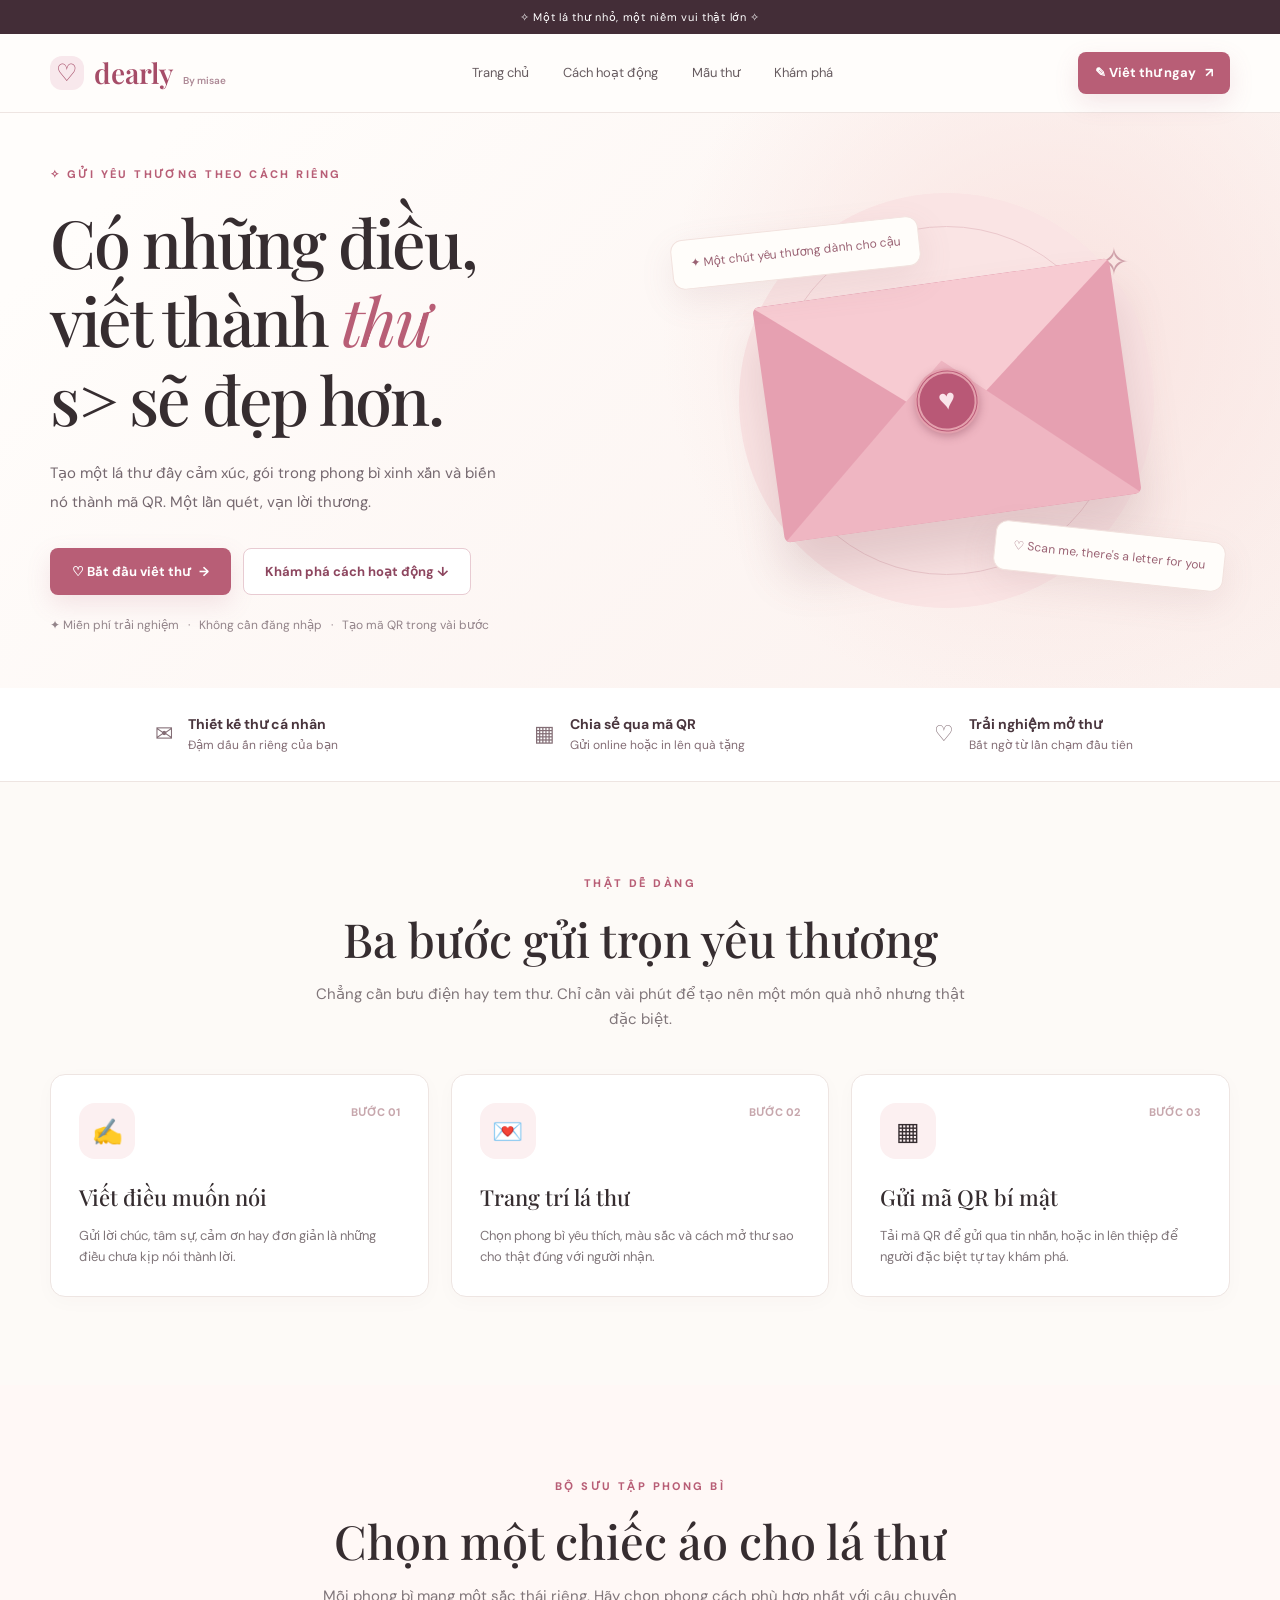
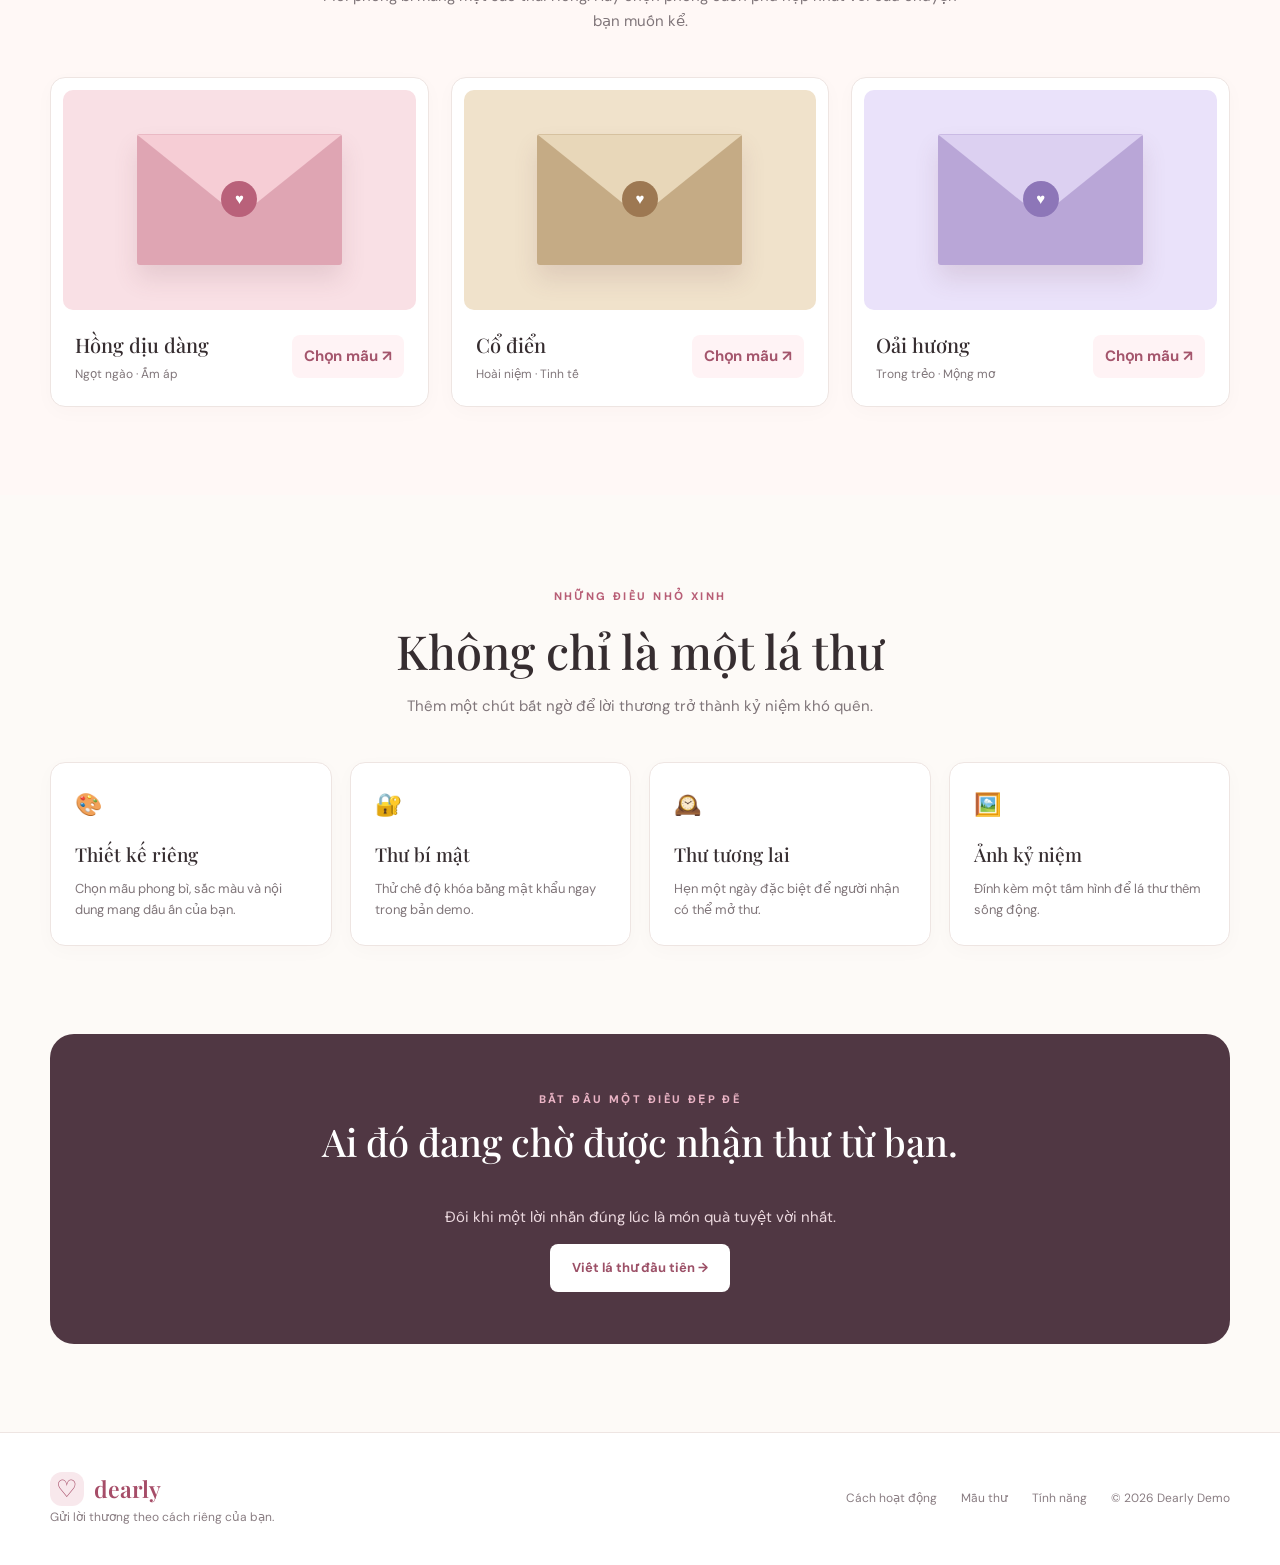
<file: dearly-website-redesign.backup.html>
<!doctype html>
<html lang="vi">

<head>
	<meta charset="UTF-8">
	<meta name="viewport" content="width=device-width, initial-scale=1">
	<title>Dearly — Gửi lời thương theo cách riêng</title>
	<meta name="description"
		content="Tạo lá thư kỹ thuật số, thiết kế phong bì và biến những lời chưa nói thành mã QR đầy bất ngờ.">
	<link rel="preconnect" href="https://fonts.googleapis.com">
	<link rel="preconnect" href="https://fonts.gstatic.com" crossorigin>
	<link
		href="https://fonts.googleapis.com/css2?family=DM+Sans:wght@400;500;600;700;800&family=Playfair+Display:wght@400;500;600;700&display=swap"
		rel="stylesheet">
	<style>
		:root {
			--bg: #fdfaf7;
			--rose: #b85e76;
			--rose2: #e9adb9;
			--ink: #362d30;
			--muted: #80767a;
			--line: #eee5e2;
			--ivory: #fffdfb;
			--shadow: 0 18px 60px rgba(88, 50, 60, .07)
		}

		* {
			box-sizing: border-box
		}

		html {
			scroll-behavior: smooth
		}

		body {
			margin: 0;
			background: var(--bg);
			color: var(--ink);
			font: 15px/1.65 'DM Sans', sans-serif
		}

		button,
		input,
		textarea,
		select {
			font: inherit
		}

		button {
			cursor: pointer
		}

		button:disabled {
			opacity: .48;
			cursor: not-allowed
		}

		a {
			color: inherit;
			text-decoration: none
		}

		.serif,
		h1,
		h2,
		h3 {
			font-family: 'Playfair Display', Georgia, serif;
			font-weight: 500
		}

		h1,
		h2,
		h3,
		p {
			margin-top: 0
		}

		.container {
			width: min(1180px, calc(100% - 48px));
			margin: auto
		}

		.topbar {
			background: #432d37;
			color: #fff;
			text-align: center;
			font-size: 11px;
			letter-spacing: .065em;
			padding: 8px
		}

		.navbar {
			height: 79px;
			background: rgba(255, 253, 251, .95);
			border-bottom: 1px solid var(--line);
			position: sticky;
			top: 0;
			z-index: 30;
			backdrop-filter: blur(12px)
		}

		.navcontent {
			height: 100%;
			display: flex;
			align-items: center;
			justify-content: space-between;
			gap: 20px
		}

		.brand {
			display: flex;
			gap: 10px;
			align-items: center;
			font-family: 'Playfair Display', serif;
			font-size: 28px;
			color: #a64d68;
			font-weight: 600
		}

		.brandicon {
			width: 34px;
			height: 34px;
			display: grid;
			place-items: center;
			background: #f8e8ec;
			border-radius: 12px;
			font: 24px sans-serif
		}

		.navlinks {
			display: flex;
			gap: 34px;
			align-items: center;
			font-size: 13px;
			color: #675c60
		}

		.navlinks a:hover {
			color: var(--rose)
		}

		.btn {
			border: 1px solid transparent;
			border-radius: 8px;
			padding: 12px 21px;
			display: inline-flex;
			gap: 9px;
			align-items: center;
			justify-content: center;
			font-size: 13px;
			font-weight: 700;
			transition: .2s
		}

		.btn:hover {
			transform: translateY(-2px)
		}

		.primary {
			background: var(--rose);
			color: white;
			box-shadow: 0 9px 25px #b85e7626
		}

		.secondary {
			background: white;
			color: #8d465f;
			border-color: #e8cbd2
		}

		.ghost {
			background: transparent;
			border-color: #e8d9d8;
			color: #674d57
		}

		.small {
			padding: 9px 16px
		}

		.section {
			padding: 88px 0
		}

		.eyebrow {
			font-size: 11px;
			text-transform: uppercase;
			letter-spacing: .22em;
			color: var(--rose);
			font-weight: 800
		}

		.hero {
			background: radial-gradient(circle at 82% 38%, #f9e2df 0%, transparent 35%), linear-gradient(135deg, #fffdfb 10%, #fbf0ed 100%);
			overflow: hidden
		}

		.heroInner {
			min-height: 575px;
			display: grid;
			grid-template-columns: 1fr 1fr;
			align-items: center;
			gap: 46px
		}

		.heroCopy h1 {
			font-size: clamp(45px, 5.2vw, 71px);
			line-height: 1.18;
			letter-spacing: -.035em;
			margin: 19px 0 21px
		}

		.heroCopy h1 em {
			color: var(--rose);
			font-weight: 400
		}

		.heroCopy p {
			max-width: 460px;
			font-size: 15px;
			color: #75686f;
			line-height: 1.95
		}

		.heroActions {
			display: flex;
			gap: 12px;
			flex-wrap: wrap;
			margin-top: 30px
		}

		.heroHint {
			font-size: 12px;
			color: #93848a;
			margin-top: 21px
		}

		.heroArt {
			min-height: 510px;
			position: relative;
			display: grid;
			place-items: center
		}

		.orbit {
			position: absolute;
			width: 415px;
			height: 415px;
			border-radius: 50%;
			background: #fae4e4
		}

		.orbit:before {
			content: '';
			position: absolute;
			inset: 33px;
			border: 1px solid #ebc8cc;
			border-radius: 50%
		}

		.orbit:after {
			content: '✧';
			position: absolute;
			top: 38px;
			right: 24px;
			font-size: 38px;
			color: #d0a1aa
		}

		.floating {
			position: absolute;
			background: #fffdfa;
			padding: 14px 18px;
			box-shadow: 0 12px 34px #9b6b761e;
			border: 1px solid #f2e2de;
			border-radius: 12px;
			color: #9a6273;
			font-size: 12px;
			z-index: 5
		}

		.float1 {
			top: 82px;
			left: 8px;
			transform: rotate(-6deg)
		}

		.float2 {
			right: 5px;
			bottom: 75px;
			transform: rotate(6deg)
		}

		.envelopeArt {
			position: relative;
			width: 360px;
			height: 237px;
			border-radius: 6px;
			background: #e6a0b1;
			box-shadow: 0 34px 47px #85505c32;
			transform: rotate(-8deg);
			z-index: 2;
			overflow: hidden
		}

		.envelopeArt:before {
			content: '';
			position: absolute;
			inset: 0;
			clip-path: polygon(0 0, 50% 62%, 100% 0);
			background: #f7cbd2;
			filter: drop-shadow(0 2px 2px #0002)
		}

		.envelopeArt:after {
			content: '';
			position: absolute;
			inset: 0;
			clip-path: polygon(0 100%, 50% 33%, 100% 100%);
			background: #efb6c2
		}

		.seal {
			position: absolute;
			top: 50%;
			left: 50%;
			transform: translate(-50%, -50%);
			width: 65px;
			height: 65px;
			border-radius: 50%;
			background: #b95876;
			border: 5px double #e3a0ad;
			color: #fae4ea;
			display: grid;
			place-items: center;
			font-size: 29px;
			z-index: 4;
			box-shadow: 0 3px 9px #76314857
		}

		.miniStats {
			border-bottom: 1px solid var(--line);
			background: #fff
		}

		.statInner {
			display: grid;
			grid-template-columns: repeat(3, 1fr);
			padding: 25px 0
		}

		.stat {
			display: flex;
			align-items: center;
			justify-content: center;
			gap: 15px;
			color: #836d75
		}

		.stat i {
			font-size: 22px;
			font-style: normal
		}

		.stat strong {
			display: block;
			color: #4a363e;
			font-size: 14px
		}

		.stat span {
			display: block;
			font-size: 12px
		}

		.sectionTitle {
			text-align: center;
			max-width: 650px;
			margin: 0 auto 43px
		}

		.sectionTitle h2 {
			font-size: clamp(33px, 4vw, 47px);
			line-height: 1.3;
			margin: 13px 0
		}

		.sectionTitle p {
			color: var(--muted)
		}

		.steps {
			display: grid;
			grid-template-columns: repeat(3, 1fr);
			gap: 22px
		}

		.stepCard,
		.templateCard,
		.featureCard {
			background: white;
			border: 1px solid var(--line);
			border-radius: 15px;
			padding: 28px;
			box-shadow: 0 5px 20px #50333806
		}

		.stepIcon {
			width: 56px;
			height: 56px;
			background: #fcf0f1;
			border-radius: 16px;
			display: grid;
			place-items: center;
			font-size: 25px
		}

		.stepCard h3 {
			font-size: 22px;
			margin: 20px 0 9px
		}

		.stepCard p,
		.featureCard p {
			color: var(--muted);
			font-size: 13px;
			margin: 0
		}

		.stepNum {
			font-size: 11px;
			font-weight: 800;
			color: #c7a7ad;
			float: right
		}

		.templatesSection {
			background: #fff8f6
		}

		.templateGrid {
			display: grid;
			grid-template-columns: repeat(3, 1fr);
			gap: 22px
		}

		.templateCard {
			padding: 12px;
			overflow: hidden
		}

		.templateVisual {
			height: 220px;
			border-radius: 10px;
			display: grid;
			place-items: center;
			position: relative;
			overflow: hidden
		}

		.templateVisual.pink {
			background: #f9e0e5
		}

		.templateVisual.cream {
			background: #f0e2cb
		}

		.templateVisual.lavender {
			background: #eae2fa
		}

		.miniEnv {
			width: 205px;
			height: 131px;
			position: relative;
			background: #dfa5b3;
			box-shadow: 0 14px 25px #75445224;
			border-radius: 3px
		}

		.miniEnv:before {
			content: '';
			position: absolute;
			inset: 0;
			background: #f6cdd5;
			clip-path: polygon(0 0, 50% 63%, 100% 0)
		}

		.miniEnv:after {
			content: '♥';
			position: absolute;
			left: calc(50% - 18px);
			top: 47px;
			width: 36px;
			height: 36px;
			border-radius: 50%;
			background: #b9617a;
			color: #fff;
			display: grid;
			place-items: center
		}

		.cream .miniEnv {
			background: #c5ab85
		}

		.cream .miniEnv:before {
			background: #e8d7b9
		}

		.cream .miniEnv:after {
			background: #9d7852
		}

		.lavender .miniEnv {
			background: #b9a6d7
		}

		.lavender .miniEnv:before {
			background: #dcd0f1
		}

		.lavender .miniEnv:after {
			background: #8d76b8
		}

		.templateMeta {
			display: flex;
			justify-content: space-between;
			align-items: center;
			padding: 18px 12px 8px
		}

		.templateMeta h3 {
			font-size: 20px;
			margin: 0
		}

		.templateMeta span {
			font-size: 12px;
			color: var(--muted)
		}

		.templateMeta button {
			background: #fff3f5;
			color: #a4556c;
			border: 0;
			border-radius: 8px;
			padding: 9px 12px;
			font-weight: 700
		}

		.featureGrid {
			display: grid;
			grid-template-columns: repeat(4, 1fr);
			gap: 18px
		}

		.featureCard {
			padding: 24px
		}

		.featureCard b {
			font-size: 22px
		}

		.featureCard h3 {
			font-size: 19px;
			margin: 15px 0 8px
		}

		.ctaBand {
			background: #503743;
			color: white;
			text-align: center;
			border-radius: 24px;
			padding: 52px 30px;
			margin-bottom: 88px;
			position: relative;
			overflow: hidden
		}

		.ctaBand h2 {
			font-size: 38px
		}

		.ctaBand p {
			color: #eddae0
		}

		.ctaBand .btn {
			background: white;
			color: #9c5067
		}

		.footer {
			border-top: 1px solid var(--line);
			background: #fff;
			padding: 37px 0;
			color: #897d82;
			font-size: 12px
		}

		.footerInner {
			display: flex;
			justify-content: space-between;
			align-items: center;
			gap: 25px
		}

		.footer .brand {
			font-size: 23px
		}

		.footerLinks {
			display: flex;
			gap: 24px
		}

		.hidden {
			display: none !important
		}

		.workspace {
			padding: 35px 0 85px;
			background: #fdf9f7;
			min-height: 85vh
		}

		.breadcrumbs {
			font-size: 12px;
			color: #97858a;
			margin-bottom: 24px
		}

		.workspaceHeader {
			display: flex;
			align-items: end;
			justify-content: space-between;
			margin-bottom: 27px;
			gap: 15px
		}

		.workspaceHeader h1 {
			font-size: 39px;
			margin: 4px 0
		}

		.workspaceHeader p {
			color: var(--muted);
			margin: 0
		}

		.studio {
			display: grid;
			grid-template-columns: minmax(0, 1.08fr) minmax(340px, .92fr);
			gap: 26px;
			align-items: start
		}

		.editor,
		.previewPanel {
			background: #fff;
			border: 1px solid var(--line);
			border-radius: 16px;
			box-shadow: var(--shadow);
			overflow: hidden
		}

		.editorTop {
			padding: 22px 28px;
			border-bottom: 1px solid var(--line);
			display: flex;
			align-items: center;
			justify-content: space-between
		}

		.editorTop strong {
			font-size: 15px
		}

		.progress {
			display: flex;
			gap: 7px
		}

		.dot {
			width: 28px;
			height: 5px;
			background: #f0e5e6;
			border-radius: 4px
		}

		.dot.on {
			background: var(--rose)
		}

		.editorBody {
			padding: 27px 28px
		}

		.field {
			margin-bottom: 19px
		}

		.field label {
			display: block;
			font-size: 12px;
			font-weight: 700;
			margin-bottom: 8px
		}

		.field input,
		.field textarea,
		.field select {
			width: 100%;
			border: 1px solid #e9dfe0;
			border-radius: 9px;
			background: #fffdfc;
			padding: 12px 13px;
			outline: 0;
			color: var(--ink);
			font-size: 13px
		}

		.field textarea {
			min-height: 172px;
			resize: vertical
		}

		.field input:focus,
		.field textarea:focus,
		.field select:focus {
			border-color: #c67e91;
			box-shadow: 0 0 0 3px #f6e5ea
		}

		.twoCols {
			display: grid;
			grid-template-columns: 1fr 1fr;
			gap: 15px
		}

		.editorFooter {
			border-top: 1px solid var(--line);
			padding: 18px 28px;
			display: flex;
			align-items: center;
			justify-content: space-between;
			gap: 10px
		}

		.muted {
			color: var(--muted);
			font-size: 12px
		}

		.themeSelector {
			display: grid;
			grid-template-columns: repeat(3, 1fr);
			gap: 12px
		}

		.themeChoice {
			border: 2px solid #eee7e5;
			background: white;
			border-radius: 12px;
			padding: 9px;
			cursor: pointer;
			text-align: left
		}

		.themeChoice.active {
			border-color: var(--rose);
			background: #fffbfc
		}

		.themeThumb {
			height: 94px;
			border-radius: 7px;
			display: grid;
			place-items: center
		}

		.themeThumb .miniEnv {
			width: 104px;
			height: 67px
		}

		.themeThumb .miniEnv:after {
			width: 20px;
			height: 20px;
			left: calc(50% - 10px);
			top: 24px;
			font-size: 11px
		}

		.themeChoice span {
			display: block;
			font-size: 12px;
			margin: 8px 2px 0;
			font-weight: 700
		}

		.choiceList {
			display: grid;
			gap: 10px
		}

		.choice {
			border: 1px solid var(--line);
			border-radius: 10px;
			display: flex;
			align-items: center;
			gap: 11px;
			padding: 13px;
			cursor: pointer;
			font-size: 13px
		}

		.choice:has(input:checked) {
			border-color: #ce8da1;
			background: #fff8fa
		}

		.choice input {
			accent-color: var(--rose)
		}

		.previewPanel {
			position: sticky;
			top: 106px
		}

		.previewHeader {
			padding: 19px 24px;
			display: flex;
			justify-content: space-between;
			border-bottom: 1px solid var(--line);
			font-size: 13px;
			font-weight: 700
		}

		.liveBadge {
			font-size: 10px;
			border-radius: 15px;
			padding: 3px 10px;
			color: #a25f72;
			background: #fff1f3
		}

		.previewStage {
			min-height: 375px;
			background: radial-gradient(circle at 50% 55%, #f2e2df, #fbf3ef 72%);
			padding: 25px;
			display: grid;
			place-items: center
		}

		.previewEnv {
			height: 207px;
			width: min(310px, 100%);
			background: #dda4b2;
			position: relative;
			border-radius: 5px;
			box-shadow: 0 22px 37px #985a6b36;
			cursor: pointer;
			transition: .3s;
			overflow: hidden
		}

		.previewEnv:hover {
			transform: translateY(-5px)
		}

		.previewEnv:before {
			content: '';
			position: absolute;
			inset: 0;
			background: #f7cbd4;
			clip-path: polygon(0 0, 50% 61%, 100% 0)
		}

		.previewEnv:after {
			content: '';
			position: absolute;
			inset: 0;
			background: #ebafbd;
			clip-path: polygon(0 100%, 50% 38%, 100% 100%)
		}

		.previewEnv .seal {
			width: 50px;
			height: 50px;
			font-size: 19px
		}

		.envLabel {
			position: absolute;
			bottom: 19px;
			left: 0;
			right: 0;
			text-align: center;
			color: #74374d;
			font-size: 12px;
			z-index: 5;
			font-weight: 700
		}

		.previewEnv.cream {
			background: #c5aa87
		}

		.previewEnv.cream:before {
			background: #e8d8bd
		}

		.previewEnv.cream:after {
			background: #d0bb98
		}

		.previewEnv.cream .seal {
			background: #94704c;
			border-color: #c7a780
		}

		.previewEnv.lavender {
			background: #bfaedb
		}

		.previewEnv.lavender:before {
			background: #dcd0f1
		}

		.previewEnv.lavender:after {
			background: #c3b1e0
		}

		.previewEnv.lavender .seal {
			background: #8e75b5;
			border-color: #b49ed3
		}

		.letterPaper {
			background: #fffdf9;
			width: 100%;
			max-width: 370px;
			min-height: 284px;
			padding: 34px;
			box-shadow: 0 17px 35px #5e445524;
			transform: rotate(-2deg);
			font-family: 'Playfair Display', serif;
			white-space: pre-wrap;
			overflow-wrap: anywhere
		}

		.letterPaper h3 {
			font-size: 23px;
			color: #934961
		}

		.letterPaper p {
			font-size: 14px;
			line-height: 1.9
		}

		.previewBottom {
			padding: 17px 24px;
			text-align: center;
			color: #918087;
			font-size: 12px
		}

		.inlineRow {
			display: flex;
			align-items: center;
			justify-content: space-between;
			gap: 10px
		}

		.pill {
			padding: 4px 10px;
			border-radius: 30px;
			background: #f9edef;
			color: #a26275;
			font-size: 11px;
			font-weight: 700
		}

		.success {
			max-width: 760px;
			margin: auto;
			text-align: center
		}

		.successIcon {
			width: 65px;
			height: 65px;
			margin: 13px auto 13px;
			background: #f8e7ea;
			color: var(--rose);
			border-radius: 50%;
			display: grid;
			place-items: center;
			font-size: 30px
		}

		.success h1 {
			font-size: 44px
		}

		.resultCard {
			background: white;
			border: 1px solid var(--line);
			border-radius: 19px;
			padding: 30px;
			box-shadow: var(--shadow);
			display: grid;
			grid-template-columns: 245px 1fr;
			gap: 30px;
			align-items: center;
			text-align: left;
			margin: 35px 0
		}

		.qrFrame {
			padding: 12px;
			border: 1px solid var(--line);
			border-radius: 12px;
			display: flex;
			justify-content: center
		}

		.qrFrame canvas {
			width: 100%;
			max-width: 220px;
			height: auto
		}

		.resultCard h3 {
			font-size: 25px
		}

		.resultActions {
			display: flex;
			flex-wrap: wrap;
			gap: 9px;
			margin: 20px 0
		}

		.urlBox {
			padding: 11px;
			background: #faf6f4;
			border-radius: 7px;
			font-size: 11px;
			color: #8c7580;
			word-break: break-all;
			max-height: 65px;
			overflow: auto
		}

		.notice {
			padding: 13px 17px;
			background: #fff4e9;
			border: 1px solid #f0dfc8;
			border-radius: 10px;
			color: #946f44;
			font-size: 12px;
			text-align: left
		}

		.receiverFull {
			background: radial-gradient(circle at 50% 30%, #fae3e5, #fdf7f3 65%);
			min-height: 85vh;
			display: grid;
			place-items: center;
			padding: 50px 20px
		}

		.receiverCard {
			max-width: 490px;
			width: 100%;
			text-align: center
		}

		.receiverCard h1 {
			font-size: 42px
		}

		.receiverCard p {
			color: #8a7880
		}

		.receiverStage {
			display: grid;
			place-items: center;
			min-height: 300px
		}

		.receivePaper {
			background: #fffdf8;
			padding: 32px;
			width: 100%;
			text-align: left;
			border-radius: 5px;
			box-shadow: 0 22px 54px #885f6b25;
			white-space: pre-wrap;
			overflow-wrap: anywhere
		}

		.receivePaper h2 {
			font-size: 28px;
			color: var(--rose)
		}

		.receivePaper .bodyText {
			line-height: 2;
			font-size: 15px
		}

		.receivePaper .sign {
			text-align: right;
			color: #986b7a;
			margin-top: 25px
		}

		.receiverCard input {
			padding: 11px;
			border: 1px solid var(--line);
			border-radius: 8px;
			width: min(270px, 100%)
		}

		.toast {
			position: fixed;
			bottom: 22px;
			left: 50%;
			transform: translateX(-50%);
			background: #4c3640;
			color: white;
			border-radius: 10px;
			padding: 11px 19px;
			z-index: 90;
			font-size: 13px;
			box-shadow: 0 10px 40px #0002
		}

		.mobileNav {
			display: none
		}

		@media(max-width:850px) {
			.navlinks {
				display: none
			}

			.heroInner {
				grid-template-columns: 1fr;
				gap: 0;
				padding-top: 55px
			}

			.heroCopy {
				text-align: center
			}

			.heroCopy p {
				margin: auto
			}

			.heroActions {
				justify-content: center
			}

			.heroArt {
				min-height: 370px
			}

			.orbit {
				width: 310px;
				height: 310px
			}

			.envelopeArt {
				width: 282px;
				height: 185px
			}

			.float1 {
				left: 0;
				top: 20px
			}

			.float2 {
				right: 0;
				bottom: 20px
			}

			.studio {
				grid-template-columns: 1fr
			}

			.previewPanel {
				position: static
			}

			.featureGrid {
				grid-template-columns: repeat(2, 1fr)
			}

			.templateGrid,
			.steps {
				grid-template-columns: repeat(2, 1fr)
			}

			.mobileNav {
				display: inline-flex
			}
		}

		@media(max-width:600px) {
			.container {
				width: min(100% - 30px, 1180px)
			}

			.navbar {
				height: 65px
			}

			.brand {
				font-size: 23px
			}

			.navcontent>.btn {
				padding: 8px 12px;
				font-size: 11px
			}

			.heroCopy h1 {
				font-size: 43px
			}

			.heroArt {
				min-height: 330px
			}

			.heroInner {
				min-height: unset
			}

			.section {
				padding: 58px 0
			}

			.statInner {
				grid-template-columns: 1fr;
				gap: 18px
			}

			.stat {
				justify-content: start
			}

			.steps,
			.templateGrid,
			.featureGrid {
				grid-template-columns: 1fr
			}

			.workspaceHeader {
				align-items: start;
				flex-direction: column
			}

			.workspaceHeader h1 {
				font-size: 31px
			}

			.editorBody {
				padding: 20px
			}

			.editorTop,
			.editorFooter {
				padding: 17px 20px
			}

			.twoCols {
				grid-template-columns: 1fr
			}

			.resultCard {
				grid-template-columns: 1fr;
				text-align: center;
				padding: 22px
			}

			.resultActions {
				justify-content: center
			}

			.themeSelector {
				gap: 6px
			}

			.themeChoice {
				padding: 5px
			}

			.themeChoice span {
				font-size: 10px
			}

			.footerInner {
				flex-direction: column;
				text-align: center
			}

			.footerLinks {
				flex-wrap: wrap;
				justify-content: center
			}

			.ctaBand h2 {
				font-size: 29px
			}
		}
	
	/* ==========================================================================
   UNLOCK AREA (PASSWORD & DATE MODAL) PERFECT STYLING
   ========================================================================== */

#unlockArea {
	background: #ffffff !important;
	border: 1px solid #ebdcd5 !important;
	border-radius: 18px !important;
	padding: 26px 24px !important;
	box-shadow: 0 16px 45px -10px rgba(110, 60, 75, 0.14), 0 4px 14px rgba(0, 0, 0, 0.03) !important;
	width: 100% !important;
	max-width: 360px !important;
	margin: 0 auto 24px auto !important;
	box-sizing: border-box !important;
	text-align: center !important;
	display: block !important;
}

#unlockArea.hidden {
	display: none !important;
}

#unlockMessage {
	font-size: 14.5px !important;
	font-weight: 600 !important;
	color: #4a363e !important;
	margin: 0 0 16px 0 !important;
	line-height: 1.5 !important;
	text-align: center !important;
}

#unlockPassword {
	display: block !important;
	width: 100% !important;
	height: 46px !important;
	padding: 0 16px !important;
	border: 1.5px solid #e2cad2 !important;
	border-radius: 12px !important;
	background: #faf8f7 !important;
	font-size: 15px !important;
	color: #3b2830 !important;
	outline: none !important;
	box-sizing: border-box !important;
	text-align: center !important;
	letter-spacing: 0.08em !important;
	margin: 0 0 12px 0 !important;
	transition: border-color 0.2s ease, box-shadow 0.2s ease, background 0.2s ease !important;
}

#unlockPassword:focus {
	border-color: var(--rose) !important;
	background: #ffffff !important;
	box-shadow: 0 0 0 3.5px rgba(184, 94, 118, 0.18) !important;
	outline: none !important;
}

#unlockBtn {
	display: flex !important;
	width: 100% !important;
	height: 46px !important;
	padding: 0 20px !important;
	border-radius: 12px !important;
	font-size: 14.5px !important;
	font-weight: 700 !important;
	background: linear-gradient(135deg, #c05472 0%, #a23854 100%) !important;
	color: #ffffff !important;
	border: none !important;
	cursor: pointer !important;
	box-shadow: 0 4px 14px rgba(162, 56, 84, 0.28) !important;
	transition: transform 0.2s ease, box-shadow 0.2s ease, background 0.2s ease !important;
	align-items: center !important;
	justify-content: center !important;
	box-sizing: border-box !important;
	margin: 0 !important;
}

#unlockBtn:hover {
	background: linear-gradient(135deg, #cb5d7b 0%, #ad415d 100%) !important;
	transform: translateY(-2px) !important;
	box-shadow: 0 6px 20px rgba(162, 56, 84, 0.38) !important;
}

#unlockBtn:active {
	transform: translateY(0) !important;
}
	
/* ==========================================================================
   RECEIVER CLOSE LETTER ACTIONS & PAPER CLOSE BUTTON
   ========================================================================== */

.receiverActions {
	display: flex !important;
	gap: 12px !important;
	justify-content: center !important;
	align-items: center !important;
	flex-wrap: wrap !important;
	margin-top: 24px !important;
}

#closeLetterBtn {
	display: inline-flex !important;
	align-items: center !important;
	justify-content: center !important;
	gap: 8px !important;
	padding: 12px 26px !important;
	border-radius: 9999px !important;
	background: linear-gradient(135deg, #c05472 0%, #a23854 100%) !important;
	color: #ffffff !important;
	border: none !important;
	font-weight: 700 !important;
	font-size: 14.5px !important;
	box-shadow: 0 4px 16px rgba(162, 56, 84, 0.28) !important;
	cursor: pointer !important;
	transition: all 0.22s cubic-bezier(0.16, 1, 0.3, 1) !important;
	line-height: 1.4 !important;
}

#closeLetterBtn:hover {
	transform: translateY(-2px) !important;
	box-shadow: 0 6px 22px rgba(162, 56, 84, 0.38) !important;
	background: linear-gradient(135deg, #c75c7b 0%, #ab3c5b 100%) !important;
}

#closeLetterBtn:active {
	transform: translateY(0) !important;
}

#closeLetterBtn.hidden {
	display: none !important;
}

.receivePaper {
	position: relative !important;
}

.receivePaper:not(.hidden) {
	animation: paperUnfold 0.35s cubic-bezier(0.16, 1, 0.3, 1) forwards !important;
}

.paperCloseBtn {
	position: absolute !important;
	top: 18px !important;
	right: 18px !important;
	width: 32px !important;
	height: 32px !important;
	border-radius: 50% !important;
	border: 1px solid #ebdcd5 !important;
	background: #ffffff !important;
	color: #885f6b !important;
	font-size: 15px !important;
	font-weight: 600 !important;
	display: flex !important;
	align-items: center !important;
	justify-content: center !important;
	cursor: pointer !important;
	transition: all 0.2s ease !important;
	box-shadow: 0 2px 6px rgba(0, 0, 0, 0.04) !important;
	line-height: 1 !important;
	padding: 0 !important;
	z-index: 10 !important;
}

.paperCloseBtn:hover {
	background: #faf0f2 !important;
	color: #a23854 !important;
	border-color: #dfb6c2 !important;
	transform: scale(1.08) !important;
}

@keyframes paperUnfold {
	0% {
		opacity: 0;
		transform: translateY(14px) scale(0.98);
	}
	100% {
		opacity: 1;
		transform: translateY(0) scale(1);
	}
}

@keyframes envFoldIn {
	0% {
		opacity: 0;
		transform: translateY(-10px) scale(0.96);
	}
	100% {
		opacity: 1;
		transform: translateY(0) scale(1);
	}
}

.receiverStage .previewEnv:not(.hidden) {
	animation: envFoldIn 0.32s cubic-bezier(0.16, 1, 0.3, 1) forwards !important;
}


/* ==========================================================================
   REFINED ROMANTIC EFFECTS FOR LETTER RECIPIENT PAGE
   ========================================================================== */

.receiverFull {
	position: relative !important;
	overflow: hidden !important;
}

.receiverCard {
	position: relative !important;
	z-index: 2 !important;
}

/* Ambient floating hearts in the background */
.receiverAmbientBg {
	position: absolute !important;
	inset: 0 !important;
	overflow: hidden !important;
	pointer-events: none !important;
	z-index: 1 !important;
}

.ambientFloatingItem {
	position: absolute !important;
	color: rgba(184, 94, 118, 0.18) !important;
	user-select: none !important;
	pointer-events: none !important;
	animation: floatAmbientDrift 14s ease-in-out infinite alternate !important;
}

@keyframes floatAmbientDrift {
	0% {
		transform: translateY(0px) rotate(0deg) scale(1);
		opacity: 0.2;
	}
	50% {
		transform: translateY(-26px) rotate(14deg) scale(1.12);
		opacity: 0.38;
		color: rgba(184, 94, 118, 0.28);
	}
	100% {
		transform: translateY(-44px) rotate(-10deg) scale(0.95);
		opacity: 0.22;
	}
}

/* Floating & Breathing Envelope */
.receiverStage .previewEnv {
	position: relative !important;
	cursor: pointer !important;
	transition: transform 0.35s cubic-bezier(0.16, 1, 0.3, 1), box-shadow 0.35s ease !important;
	animation: envGentleFloat 4s ease-in-out infinite alternate !important;
}

.receiverStage .previewEnv:hover {
	transform: translateY(-9px) scale(1.025) !important;
	box-shadow: 0 26px 54px -8px rgba(184, 94, 118, 0.35) !important;
}

@keyframes envGentleFloat {
	0% {
		transform: translateY(0px);
		box-shadow: 0 16px 36px -8px rgba(184, 94, 118, 0.22);
	}
	100% {
		transform: translateY(-8px);
		box-shadow: 0 24px 46px -6px rgba(184, 94, 118, 0.3);
	}
}

/* Wax Seal Heartbeat Pulsing */
.receiverStage .previewEnv .seal {
	animation: sealHeartbeat 2.8s ease-in-out infinite !important;
	transition: transform 0.25s ease, box-shadow 0.25s ease !important;
}

.receiverStage .previewEnv:hover .seal {
	transform: translate(-50%, -50%) scale(1.18) !important;
	box-shadow: 0 0 24px rgba(192, 84, 114, 0.6) !important;
}

@keyframes sealHeartbeat {
	0%, 100% {
		transform: translate(-50%, -50%) scale(1);
		box-shadow: 0 4px 12px rgba(110, 40, 60, 0.2);
	}
	14% {
		transform: translate(-50%, -50%) scale(1.14);
		box-shadow: 0 0 18px rgba(192, 84, 114, 0.45);
	}
	28% {
		transform: translate(-50%, -50%) scale(1.04);
		box-shadow: 0 4px 14px rgba(110, 40, 60, 0.25);
	}
	42% {
		transform: translate(-50%, -50%) scale(1.16);
		box-shadow: 0 0 22px rgba(192, 84, 114, 0.55);
	}
	70% {
		transform: translate(-50%, -50%) scale(1);
		box-shadow: 0 4px 12px rgba(110, 40, 60, 0.2);
	}
}

/* Envelope Label Glow */
.receiverStage .previewEnv .envLabel {
	animation: labelGlow 2.6s ease-in-out infinite alternate !important;
}

@keyframes labelGlow {
	0% {
		opacity: 0.88;
		transform: translateY(0);
	}
	100% {
		opacity: 1;
		transform: translateY(-2px);
		text-shadow: 0 0 10px rgba(255, 255, 255, 0.9);
	}
}

/* Unfolding Stationery Paper & Staggered Text Reveal */
.receivePaper:not(.hidden) {
	animation: paperUnfoldModern 0.48s cubic-bezier(0.16, 1, 0.3, 1) forwards !important;
}

@keyframes paperUnfoldModern {
	0% {
		opacity: 0;
		transform: translateY(28px) scale(0.95);
		box-shadow: 0 8px 24px rgba(136, 95, 107, 0.1);
	}
	60% {
		transform: translateY(-4px) scale(1.008);
	}
	100% {
		opacity: 1;
		transform: translateY(0) scale(1);
		box-shadow: 0 24px 60px -8px rgba(110, 60, 75, 0.18), 0 4px 16px rgba(0, 0, 0, 0.03);
	}
}

.receivePaper .eyebrow {
	animation: textSoftFadeIn 0.4s cubic-bezier(0.16, 1, 0.3, 1) 0.08s backwards !important;
}

.receivePaper h2 {
	animation: textSoftFadeIn 0.45s cubic-bezier(0.16, 1, 0.3, 1) 0.16s backwards !important;
}

.receivePaper .bodyText {
	animation: textSoftFadeIn 0.5s cubic-bezier(0.16, 1, 0.3, 1) 0.24s backwards !important;
}

.receivePaper .sign {
	animation: textSoftFadeIn 0.55s cubic-bezier(0.16, 1, 0.3, 1) 0.34s backwards !important;
}

@keyframes textSoftFadeIn {
	from {
		opacity: 0;
		transform: translateY(10px);
	}
	to {
		opacity: 1;
		transform: translateY(0);
	}
}

/* Heart & Sparkle Confetti Burst */
.heartBurstContainer {
	position: fixed !important;
	top: 0 !important;
	left: 0 !important;
	width: 100vw !important;
	height: 100vh !important;
	pointer-events: none !important;
	z-index: 99999 !important;
	overflow: hidden !important;
}

.burstParticle {
	position: absolute !important;
	transform: translate(-50%, -50%) !important;
	font-size: 20px !important;
	color: #c05472 !important;
	pointer-events: none !important;
	user-select: none !important;
}

@keyframes burstFly {
	0% {
		opacity: 0;
		transform: translate(-50%, -50%) scale(0.3) rotate(0deg);
	}
	15% {
		opacity: 1;
	}
	70% {
		opacity: 0.9;
	}
	100% {
		opacity: 0;
		transform: translate(calc(-50% + var(--tx)), calc(-50% + var(--ty))) scale(var(--sc)) rotate(var(--rot));
	}
}


/* ==========================================================================
   AUTHENTIC 3D ENVELOPE OPENING ANIMATION (CLEAN & IMMERSIVE)
   ========================================================================== */

.receiverStage {
	position: relative !important;
	display: grid !important;
	place-items: center !important;
	min-height: 300px !important;
}

.previewEnv {
	height: 207px !important;
	width: 310px !important; max-width: 92vw !important;
	position: relative !important;
	border-radius: 6px !important;
	box-shadow: 0 20px 42px -6px rgba(110, 60, 75, 0.22) !important;
	cursor: pointer !important;
	perspective: 900px !important;
	transition: transform 0.35s cubic-bezier(0.16, 1, 0.3, 1), box-shadow 0.35s ease, opacity 0.35s ease !important;
	overflow: visible !important;
	background: transparent !important;
	--env-back: #dda4b2;
	--env-flap: #f7cbd4;
	--env-pocket: #ebafbd;
	--env-seal: #b95876;
	--env-seal-border: #e3a0ad;
}

.previewEnv.cream {
	--env-back: #c5aa87 !important;
	--env-flap: #e8d8bd !important;
	--env-pocket: #d0bb98 !important;
	--env-seal: #94704c !important;
	--env-seal-border: #c7a780 !important;
}

.previewEnv.lavender {
	--env-back: #bfaedb !important;
	--env-flap: #dcd0f1 !important;
	--env-pocket: #c3b1e0 !important;
	--env-seal: #8e75b5 !important;
	--env-seal-border: #b49ed3 !important;
}

/* Remove default pseudo clip-paths when layers are used */
.previewEnv:before,
.previewEnv:after {
	display: none !important;
}

.previewEnv:not(.is-opening):hover {
	transform: translateY(-8px) scale(1.02) !important;
	box-shadow: 0 26px 54px -8px rgba(184, 94, 118, 0.32) !important;
}

.previewEnv .envBack {
	position: absolute !important;
	inset: 0 !important;
	background: var(--env-back) !important;
	border-radius: 6px !important;
	z-index: 1 !important;
}

.previewEnv .envLetterSlip {
	position: absolute !important;
	top: 14px !important;
	left: 18px !important;
	right: 18px !important;
	height: 175px !important;
	background: #fffdf9 !important;
	border-radius: 5px !important;
	box-shadow: 0 4px 16px rgba(0, 0, 0, 0.08) !important;
	z-index: 2 !important;
	transition: transform 0.62s cubic-bezier(0.16, 1, 0.3, 1), opacity 0.35s ease !important;
	padding: 20px !important;
	box-sizing: border-box !important;
	display: flex !important;
	flex-direction: column !important;
	gap: 10px !important;
	pointer-events: none !important;
}

.previewEnv .slipLine {
	height: 7px !important;
	background: #f0dfd8 !important;
	border-radius: 4px !important;
}

.previewEnv .slipLine.short {
	width: 55% !important;
}

.previewEnv .envPocket {
	position: absolute !important;
	inset: 0 !important;
	background: var(--env-pocket) !important;
	clip-path: polygon(0 0, 50% 50%, 100% 0, 100% 100%, 0 100%) !important;
	border-radius: 0 0 6px 6px !important;
	z-index: 3 !important;
	pointer-events: none !important;
}

.previewEnv .envFlapTop {
	position: absolute !important;
	top: 0 !important;
	left: 0 !important;
	right: 0 !important;
	height: 100% !important;
	background: var(--env-flap) !important;
	clip-path: polygon(0 0, 50% 61%, 100% 0) !important;
	transform-origin: top center !important;
	z-index: 4 !important;
	transition: transform 0.5s cubic-bezier(0.4, 0, 0.2, 1), z-index 0.05s 0.25s !important;
	pointer-events: none !important;
}

.previewEnv .seal {
	position: absolute !important;
	top: 48% !important;
	left: 50% !important;
	transform: translate(-50%, -50%) !important;
	width: 50px !important;
	height: 50px !important;
	border-radius: 50% !important;
	background: var(--env-seal) !important;
	border: 4px double var(--env-seal-border) !important;
	color: #fae4ea !important;
	display: grid !important;
	place-items: center !important;
	font-size: 19px !important;
	z-index: 5 !important;
	box-shadow: 0 2px 7px rgba(114, 50, 69, 0.29) !important;
	transition: transform 0.3s ease, opacity 0.25s ease !important;
	animation: sealHeartbeat 2.8s ease-in-out infinite !important;
}

@keyframes sealHeartbeat {
	0%, 100% {
		transform: translate(-50%, -50%) scale(1);
	}
	14% {
		transform: translate(-50%, -50%) scale(1.12);
	}
	28% {
		transform: translate(-50%, -50%) scale(1.03);
	}
	42% {
		transform: translate(-50%, -50%) scale(1.14);
	}
	70% {
		transform: translate(-50%, -50%) scale(1);
	}
}

.previewEnv .envLabel {
	position: absolute !important;
	bottom: 18px !important;
	left: 0 !important;
	right: 0 !important;
	text-align: center !important;
	color: #74374d !important;
	font-size: 12px !important;
	font-weight: 700 !important;
	z-index: 5 !important;
	transition: opacity 0.2s ease !important;
}

/* OPENING STATE ANIMATION */
.previewEnv.is-opening {
	pointer-events: none !important;
}

.previewEnv.is-opening .seal {
	transform: translate(-50%, -50%) scale(1.3) !important;
	opacity: 0 !important;
}

.previewEnv.is-opening .envLabel {
	opacity: 0 !important;
}

.previewEnv.is-opening .envFlapTop {
	transform: rotateX(180deg) !important;
	z-index: 1 !important;
}

.previewEnv.is-opening .envLetterSlip {
	transform: translateY(-135px) !important;
}

/* FADE OUT ENVELOPE WHEN LETTER PAPER TAKES OVER */
.previewEnv.fading-out {
	opacity: 0 !important;
	transform: scale(0.95) !important;
}

/* CLEAN OPENED LETTER PAPER (NO DISTRACTING CONTINUOUS EFFECTS) */
.receivePaper:not(.hidden) {
	animation: paperRevealIn 0.4s cubic-bezier(0.16, 1, 0.3, 1) forwards !important;
}

@keyframes paperRevealIn {
	0% {
		opacity: 0;
		transform: translateY(20px) scale(0.97);
	}
	100% {
		opacity: 1;
		transform: translateY(0) scale(1);
	}
}

</style>
<style id="unlockFixStyle">
#unlockArea {
	background: #ffffff !important;
	border: 1px solid #ebdcd5 !important;
	border-radius: 18px !important;
	padding: 26px 24px !important;
	box-shadow: 0 16px 45px -10px rgba(110, 60, 75, 0.14), 0 4px 14px rgba(0, 0, 0, 0.03) !important;
	width: 100% !important;
	max-width: 350px !important;
	margin: 0 auto 24px auto !important;
	box-sizing: border-box !important;
	text-align: center !important;
	display: block !important;
}

#unlockArea.hidden {
	display: none !important;
}

#unlockMessage {
	font-size: 14.5px !important;
	font-weight: 600 !important;
	color: #4a363e !important;
	margin: 0 0 16px 0 !important;
	line-height: 1.5 !important;
	text-align: center !important;
}

#unlockPassword {
	display: block !important;
	width: 100% !important;
	max-width: 100% !important;
	height: 46px !important;
	padding: 0 16px !important;
	border: 1.5px solid #e2cad2 !important;
	border-radius: 12px !important;
	background: #faf8f7 !important;
	font-size: 15.5px !important;
	color: #3b2830 !important;
	outline: none !important;
	box-sizing: border-box !important;
	text-align: center !important;
	letter-spacing: 0.08em !important;
	margin: 0 0 12px 0 !important;
	transition: border-color 0.2s ease, box-shadow 0.2s ease, background 0.2s ease !important;
}

#unlockPassword:focus {
	border-color: #b85e76 !important;
	background: #ffffff !important;
	box-shadow: 0 0 0 3.5px rgba(184, 94, 118, 0.18) !important;
	outline: none !important;
}

#unlockBtn {
	display: flex !important;
	width: 100% !important;
	max-width: 100% !important;
	height: 46px !important;
	padding: 0 20px !important;
	border-radius: 12px !important;
	font-size: 14.5px !important;
	font-weight: 700 !important;
	background: linear-gradient(135deg, #c05472 0%, #a23854 100%) !important;
	color: #ffffff !important;
	border: none !important;
	cursor: pointer !important;
	box-shadow: 0 4px 14px rgba(162, 56, 84, 0.28) !important;
	transition: transform 0.2s ease, box-shadow 0.2s ease, background 0.2s ease !important;
	align-items: center !important;
	justify-content: center !important;
	box-sizing: border-box !important;
	margin: 0 !important;
}

#unlockBtn:hover {
	background: linear-gradient(135deg, #cb5d7b 0%, #ad415d 100%) !important;
	transform: translateY(-2px) !important;
	box-shadow: 0 6px 20px rgba(162, 56, 84, 0.38) !important;
}

#unlockBtn:active {
	transform: translateY(0) !important;
}
</style>
</head>

<body>
	<div class="topbar">✧ Một lá thư nhỏ, một niềm vui thật lớn ✧</div>
	<header class="navbar">
		<div class="container navcontent"><a class="brand" href="#home" onclick="goHome()"><span
					class="brandicon">♡</span> dearly<span
					style="font-size:10px;align-self:end;margin-bottom:7px;color:#ad8996;font-family:DM Sans">By misae</span></a>
			<nav class="navlinks"><a href="#home" onclick="goHome()">Trang chủ</a><a href="#how"
					onclick="goHome('how')">Cách hoạt động</a><a href="#templates" onclick="goHome('templates')">Mẫu
					thư</a><a href="#features" onclick="goHome('features')">Khám phá</a></nav><button
				class="btn primary small" onclick="startCreate()">✎ Viết thư ngay <span>↗</span></button>
		</div>
	</header>
	<div id="homepage">
		<section class="hero" id="home">
			<div class="container heroInner">
				<div class="heroCopy">
					<div class="eyebrow">✧ GỬI YÊU THƯƠNG THEO CÁCH RIÊNG</div>
					<h1>Có những điều,<br>viết thành <em>thư</em><br>s> sẽ đẹp hơn.</h1>
					<p>Tạo một lá thư đầy cảm xúc, gói trong phong bì xinh xắn và biến nó thành mã QR. Một lần quét, vạn
						lời thương.</p>
					<div class="heroActions"><button class="btn primary" onclick="startCreate()">♡ Bắt đầu viết thư
							<span>→</span></button><a href="#how" class="btn secondary">Khám phá cách hoạt động ↓</a>
					</div>
					<div class="heroHint">✦ Miễn phí trải nghiệm &nbsp; · &nbsp; Không cần đăng nhập &nbsp; · &nbsp; Tạo
						mã QR trong vài bước</div>
				</div>
				<div class="heroArt">
					<div class="orbit"></div>
					<div class="floating float1">✦ Một chút yêu thương dành cho cậu</div>
					<div class="envelopeArt">
						<div class="seal">♥</div>
					</div>
					<div class="floating float2">♡ Scan me, there's a letter for you</div>
				</div>
			</div>
		</section>
		<div class="miniStats">
			<div class="container statInner">
				<div class="stat"><i>✉</i>
					<div><strong>Thiết kế thư cá nhân</strong><span>Đậm dấu ấn riêng của bạn</span></div>
				</div>
				<div class="stat"><i>▦</i>
					<div><strong>Chia sẻ qua mã QR</strong><span>Gửi online hoặc in lên quà tặng</span></div>
				</div>
				<div class="stat"><i>♡</i>
					<div><strong>Trải nghiệm mở thư</strong><span>Bất ngờ từ lần chạm đầu tiên</span></div>
				</div>
			</div>
		</div>
		<section class="section" id="how">
			<div class="container">
				<div class="sectionTitle"><span class="eyebrow">THẬT DỄ DÀNG</span>
					<h2>Ba bước gửi trọn yêu thương</h2>
					<p>Chẳng cần bưu điện hay tem thư. Chỉ cần vài phút để tạo nên một món quà nhỏ nhưng thật đặc biệt.
					</p>
				</div>
				<div class="steps">
					<div class="stepCard"><span class="stepNum">BƯỚC 01</span>
						<div class="stepIcon">✍️</div>
						<h3>Viết điều muốn nói</h3>
						<p>Gửi lời chúc, tâm sự, cảm ơn hay đơn giản là những điều chưa kịp nói thành lời.</p>
					</div>
					<div class="stepCard"><span class="stepNum">BƯỚC 02</span>
						<div class="stepIcon">💌</div>
						<h3>Trang trí lá thư</h3>
						<p>Chọn phong bì yêu thích, màu sắc và cách mở thư sao cho thật đúng với người nhận.</p>
					</div>
					<div class="stepCard"><span class="stepNum">BƯỚC 03</span>
						<div class="stepIcon">▦</div>
						<h3>Gửi mã QR bí mật</h3>
						<p>Tải mã QR để gửi qua tin nhắn, hoặc in lên thiệp để người đặc biệt tự tay khám phá.</p>
					</div>
				</div>
			</div>
		</section>
		<section class="section templatesSection" id="templates">
			<div class="container">
				<div class="sectionTitle"><span class="eyebrow">BỘ SƯU TẬP PHONG BÌ</span>
					<h2>Chọn một chiếc áo cho lá thư</h2>
					<p>Mỗi phong bì mang một sắc thái riêng. Hãy chọn phong cách phù hợp nhất với câu chuyện bạn muốn
						kể.</p>
				</div>
				<div class="templateGrid">
					<div class="templateCard">
						<div class="templateVisual pink">
							<div class="miniEnv"></div>
						</div>
						<div class="templateMeta">
							<div>
								<h3>Hồng dịu dàng</h3><span>Ngọt ngào · Ấm áp</span>
							</div><button onclick="startCreate('rose')">Chọn mẫu ↗</button>
						</div>
					</div>
					<div class="templateCard">
						<div class="templateVisual cream">
							<div class="miniEnv"></div>
						</div>
						<div class="templateMeta">
							<div>
								<h3>Cổ điển</h3><span>Hoài niệm · Tinh tế</span>
							</div><button onclick="startCreate('cream')">Chọn mẫu ↗</button>
						</div>
					</div>
					<div class="templateCard">
						<div class="templateVisual lavender">
							<div class="miniEnv"></div>
						</div>
						<div class="templateMeta">
							<div>
								<h3>Oải hương</h3><span>Trong trẻo · Mộng mơ</span>
							</div><button onclick="startCreate('lavender')">Chọn mẫu ↗</button>
						</div>
					</div>
				</div>
			</div>
		</section>
		<section class="section" id="features">
			<div class="container">
				<div class="sectionTitle"><span class="eyebrow">NHỮNG ĐIỀU NHỎ XINH</span>
					<h2>Không chỉ là một lá thư</h2>
					<p>Thêm một chút bất ngờ để lời thương trở thành kỷ niệm khó quên.</p>
				</div>
				<div class="featureGrid">
					<div class="featureCard"><b>🎨</b>
						<h3>Thiết kế riêng</h3>
						<p>Chọn mẫu phong bì, sắc màu và nội dung mang dấu ấn của bạn.</p>
					</div>
					<div class="featureCard"><b>🔐</b>
						<h3>Thư bí mật</h3>
						<p>Thử chế độ khóa bằng mật khẩu ngay trong bản demo.</p>
					</div>
					<div class="featureCard"><b>🕰️</b>
						<h3>Thư tương lai</h3>
						<p>Hẹn một ngày đặc biệt để người nhận có thể mở thư.</p>
					</div>
					<div class="featureCard"><b>🖼️</b>
						<h3>Ảnh kỷ niệm</h3>
						<p>Đính kèm một tấm hình để lá thư thêm sống động.</p>
					</div>
				</div>
			</div>
		</section>
		<div class="container">
			<div class="ctaBand"><span class="eyebrow" style="color:#eab4c5">BẮT ĐẦU MỘT ĐIỀU ĐẸP ĐẼ</span>
				<h2>Ai đó đang chờ được nhận thư từ bạn.</h2>
				<p>Đôi khi một lời nhắn đúng lúc là món quà tuyệt vời nhất.</p><button class="btn"
					onclick="startCreate()">Viết lá thư đầu tiên →</button>
			</div>
		</div>
	</div>
	<div class="workspace hidden" id="workspace">
		<div class="container">
			<div class="breadcrumbs"><a href="#home" onclick="goHome()">Trang chủ</a> &nbsp; / &nbsp; Tạo lá thư</div>
			<div class="workspaceHeader">
				<div><span class="eyebrow">DEARLY LETTER STUDIO</span>
					<h1>Viết một lá thư ♡</h1>
					<p>Chỉ cần một chút chân thành, phần còn lại để Dearly lo.</p>
				</div><span class="pill">✧ Đang tạo thư mới</span>
			</div>
			<div class="studio">
				<div class="editor">
					<div class="editorTop"><strong id="stepTitle">01 · Viết nội dung thư</strong>
						<div class="progress"><span class="dot on"></span><span class="dot"></span><span
								class="dot"></span></div>
					</div>
					<div class="editorBody">
						<div id="step1">
							<div class="twoCols">
								<div class="field"><label>Tên bạn (người gửi)</label><input id="sender" maxlength="60"
										placeholder="Ví dụ: Linh"></div>
								<div class="field"><label>Tên người nhận</label><input id="receiver" maxlength="60"
										placeholder="Ví dụ: Minh"></div>
							</div>
							<div class="field"><label>Tiêu đề lá thư</label><input id="subject" maxlength="100"
									placeholder="Một điều nhỏ muốn gửi đến cậu..."></div>
							<div class="field"><label>Nội dung lá thư <span
										style="color:var(--rose)">*</span></label><textarea id="message"
									maxlength="1400"
									placeholder="Cậu biết không, có những điều mình đã muốn nói từ rất lâu..."></textarea>
								<div class="inlineRow"><span class="muted">Viết từ trái tim, không cần hoàn
										hảo.</span><span class="muted" id="charCount">0/1400</span></div>
							</div>
						</div>
						<div id="step2" class="hidden">
							<p class="muted" style="margin-bottom:18px">Chọn một phong bì phù hợp với cảm xúc của lá
								thư.</p>
							<div class="themeSelector"><button class="themeChoice active" data-theme="rose">
									<div class="themeThumb templateVisual pink">
										<div class="miniEnv"></div>
									</div><span>Hồng dịu dàng</span>
								</button><button class="themeChoice" data-theme="cream">
									<div class="themeThumb templateVisual cream">
										<div class="miniEnv"></div>
									</div><span>Cổ điển</span>
								</button><button class="themeChoice" data-theme="lavender">
									<div class="themeThumb templateVisual lavender">
										<div class="miniEnv"></div>
									</div><span>Oải hương</span>
								</button></div>
							<div class="field" style="margin-top:23px"><label>Thêm một ảnh kỷ niệm (xem trước trên thiết
									bị)</label><input type="file" id="photo" accept="image/*"><span class="muted">Ảnh
									đính kèm chỉ hiển thị trong bản xem trước, không được nhúng vào QR.</span></div>
							<div class="field"><label>Nhạc nền khi mở thư</label><select id="music">
									<option value="none">Không phát nhạc</option>
									<option value="chime">Giai điệu nhẹ nhàng (demo)</option>
								</select></div>
						</div>
						<div id="step3" class="hidden">
							<p class="muted">Lựa chọn cách người nhận mở lá thư. Đây là mô phỏng frontend, không có bảo
								vệ dữ liệu trên máy chủ.</p>
							<div class="field"><label>Chế độ mở thư</label>
								<div class="choiceList"><label class="choice"><input type="radio" name="access"
											value="any" checked> ♡ Quét QR và mở thư ngay</label><label
										class="choice"><input type="radio" name="access" value="password"> 🔐 Yêu cầu
										mật khẩu để xem thư (demo)</label><label class="choice"><input type="radio"
											name="access" value="date"> 🕰️ Chỉ mở sau một thời điểm (demo)</label>
								</div>
							</div>
							<div id="passwordField" class="field hidden"><label>Mật khẩu mở thư</label><input
									id="password" type="text" placeholder="Nhập mật khẩu bí mật"></div>
							<div id="dateField" class="field hidden"><label>Ngày giờ được phép mở</label><input
									id="openAt" type="datetime-local"></div>
							<div class="notice">Lưu ý: Trong demo này, nội dung thư nằm trong liên kết QR và có thể được
								giải mã. Không dùng cho nội dung nhạy cảm. Khi triển khai thực tế cần lưu thư và xác
								thực mật khẩu trên backend.</div>
						</div>
					</div>
					<div class="editorFooter"><button class="btn ghost" id="backBtn" onclick="prevStep()">← Quay
							lại</button><button class="btn primary" id="nextBtn" onclick="nextStep()">Tiếp tục
							→</button></div>
				</div>
				<div class="previewPanel">
					<div class="previewHeader"><span>✧ Xem trước lá thư</span><span class="liveBadge">LIVE
							PREVIEW</span></div>
					<div class="previewStage">
						<div id="previewEnv" class="previewEnv" onclick="togglePreview()">
							<div class="seal">♥</div>
							<div class="envLabel" id="envLabel">Dành cho một người đặc biệt</div>
						</div>
						<div class="letterPaper hidden" id="previewPaper"><span class="eyebrow"
								style="font-size:9px">DEARLY LETTER</span>
							<h3 id="previewTitle">Một lời nhắn cho cậu</h3>
							<p id="previewMessage">Những lời yêu thương của bạn sẽ hiện lên ở đây...</p><img
								id="previewPhoto"
								style="display:none;width:100%;border-radius:6px;margin-top:10px;max-height:150px;object-fit:cover"
								alt="Ảnh đính kèm">
							<p style="text-align:right;font-style:italic;color:#9d7380" id="previewSign">Thương mến, một
								người đặc biệt ♡</p>
						</div>
					</div>
					<div class="previewBottom" id="previewHint">✉ Nhấn vào phong bì để mở xem trước</div>
				</div>
			</div>
		</div>
	</div>
	<div class="workspace hidden" id="resultPage">
		<div class="container success">
			<div class="breadcrumbs" style="text-align:left"><a href="#home" onclick="goHome()">Trang chủ</a> &nbsp; /
				&nbsp; Mã QR của bạn</div>
			<div class="successIcon">✓</div><span class="eyebrow">LÁ THƯ ĐÃ SẴN SÀNG</span>
			<h1>Một món quà nhỏ đã hoàn thành!</h1>
			<p style="color:var(--muted)">Tải mã QR và gửi đến người bạn thương. Một điều bất ngờ đang chờ họ khám phá.
			</p>
			<div class="resultCard">
				<div class="qrFrame"><canvas id="qrCanvas" width="600" height="600"></canvas></div>
				<div><span class="eyebrow">MÃ THƯ RIÊNG CỦA BẠN</span>
					<h3 id="resultTitle">Lá thư bí mật</h3>
					<p class="muted" id="resultTo">Dành cho một người đặc biệt</p>
					<div class="resultActions"><button class="btn primary" onclick="downloadQR()">↓ Tải ảnh
							QR</button><button class="btn secondary" onclick="copyLink()">⧉ Sao chép link</button></div>
					<div class="urlBox" id="resultUrl"></div><button class="btn ghost small" style="margin-top:14px"
						onclick="previewReceived()">↗ Thử mở thư như người nhận</button>
				</div>
			</div>
			<div class="notice">Đây là bản demo chạy trên trình duyệt. QR trỏ đến đường dẫn của file hiện tại; để quét
				từ thiết bị khác, bạn cần đăng tải trang lên hosting công khai. Thư hiện không được lưu trữ trên máy
				chủ.</div>
			<div style="margin-top:26px"><button class="btn secondary" onclick="startCreate()">＋ Tạo một lá thư
					khác</button></div>
		</div>
	</div>
	<div id="receivePage" class="receiverFull hidden">
		<div class="receiverCard"><span class="eyebrow">✧ A LITTLE LETTER FOR YOU</span>
			<h1>Có một lá thư gửi đến bạn ♡</h1>
			<p id="receiveInfo">Một người đặc biệt gửi bạn chút yêu thương.</p>
			<div class="receiverStage">
				<div class="previewEnv" id="receiveEnv" onclick="openReceived()">
					<div class="envBack"></div>
					<div class="envLetterSlip">
						<div class="slipLine"></div>
						<div class="slipLine short"></div>
						<div class="slipLine"></div>
					</div>
					<div class="envPocket"></div>
					<div class="envFlapTop"></div>
					<div class="seal">♥</div>
					<div class="envLabel">Nhấn để mở thư ♡</div>
				</div>
				<div class="receivePaper hidden" id="receivePaper"><button class="paperCloseBtn" onclick="closeReceived()" title="Đóng thư lại" aria-label="Đóng thư lại">✕</button><span class="eyebrow">GỬI BẠN MỘT ĐIỀU ĐẶC BIỆT</span>
					<h2 id="receiveTitle"></h2>
					<div class="bodyText" id="receiveText"></div>
					<p class="sign" id="receiveSign"></p>
				</div>
			</div>
			<div id="unlockArea" class="hidden" style="background:#ffffff;border:1px solid #ebdcd5;border-radius:18px;padding:26px 24px;box-shadow:0 16px 45px -10px rgba(110,60,75,0.14);width:100%;max-width:350px;margin:0 auto 24px auto;box-sizing:border-box;text-align:center;">
				<p id="unlockMessage" style="font-size:14.5px;font-weight:600;color:#4a363e;margin:0 0 16px 0;line-height:1.5;text-align:center;"></p>
				<input id="unlockPassword" type="password" placeholder="Mật khẩu mở thư" autocomplete="off" style="display:block;width:100%;height:46px;padding:0 16px;border:1.5px solid #e2cad2;border-radius:12px;background:#faf8f7;font-size:15.5px;color:#3b2830;outline:none;box-sizing:border-box;text-align:center;letter-spacing:0.08em;margin:0 0 12px 0;">
				<button class="btn primary" id="unlockBtn" onclick="unlockReceived()" style="display:flex;width:100%;height:46px;padding:0 20px;border-radius:12px;font-size:14.5px;font-weight:700;background:linear-gradient(135deg,#c05472 0%,#a23854 100%);color:#ffffff;border:none;cursor:pointer;box-shadow:0 4px 14px rgba(162,56,84,0.28);align-items:center;justify-content:center;box-sizing:border-box;margin:0;">Mở khóa</button>
			</div>
			<div class="receiverActions" id="receiveActions">
				<button class="btn primary hidden" id="closeLetterBtn" onclick="closeReceived()">✉ Đóng thư lại</button>
				<button class="btn secondary" onclick="goHome()">← Về trang chủ</button>
			</div>
		</div>
	</div>
	<footer class="footer" id="footer">
		<div class="container footerInner">
			<div>
				<div class="brand"><span class="brandicon">♡</span> dearly</div>
				<div>Gửi lời thương theo cách riêng của bạn.</div>
			</div>
			<div class="footerLinks"><a href="#how" onclick="goHome('how')">Cách hoạt động</a><a href="#templates"
					onclick="goHome('templates')">Mẫu thư</a><a href="#features" onclick="goHome('features')">Tính
					năng</a><span>© 2026 Dearly Demo</span></div>
		</div>
	</footer>
	<div id="toast" class="toast hidden"></div>
	<script>(function () {
			const modules = {}; const cache = {}; function require(k) { if (cache[k]) return cache[k].exports; const m = { exports: {} }; cache[k] = m; modules[k](m, m.exports, require); return m.exports; }
			modules['QR8bitByte'] = function (module, exports, require) {
				var QRMode = require("QRMode");

				function QR8bitByte(data) {
					this.mode = QRMode.MODE_8BIT_BYTE;
					this.data = data;
				}

				QR8bitByte.prototype = {

					getLength: function () {
						return this.data.length;
					},

					write: function (buffer) {
						for (var i = 0; i < this.data.length; i++) {
							// not JIS ...
							buffer.put(this.data.charCodeAt(i), 8);
						}
					}
				};

				module.exports = QR8bitByte;

			};
			modules['QRBitBuffer'] = function (module, exports, require) {
				function QRBitBuffer() {
					this.buffer = [];
					this.length = 0;
				}

				QRBitBuffer.prototype = {

					get: function (index) {
						var bufIndex = Math.floor(index / 8);
						return ((this.buffer[bufIndex] >>> (7 - index % 8)) & 1) == 1;
					},

					put: function (num, length) {
						for (var i = 0; i < length; i++) {
							this.putBit(((num >>> (length - i - 1)) & 1) == 1);
						}
					},

					getLengthInBits: function () {
						return this.length;
					},

					putBit: function (bit) {

						var bufIndex = Math.floor(this.length / 8);
						if (this.buffer.length <= bufIndex) {
							this.buffer.push(0);
						}

						if (bit) {
							this.buffer[bufIndex] |= (0x80 >>> (this.length % 8));
						}

						this.length++;
					}
				};

				module.exports = QRBitBuffer;

			};
			modules['QRErrorCorrectLevel'] = function (module, exports, require) {
				module.exports = {
					L: 1,
					M: 0,
					Q: 3,
					H: 2
				};


			};
			modules['QRMaskPattern'] = function (module, exports, require) {
				module.exports = {
					PATTERN000: 0,
					PATTERN001: 1,
					PATTERN010: 2,
					PATTERN011: 3,
					PATTERN100: 4,
					PATTERN101: 5,
					PATTERN110: 6,
					PATTERN111: 7
				};

			};
			modules['QRMath'] = function (module, exports, require) {
				var QRMath = {

					glog: function (n) {

						if (n < 1) {
							throw new Error("glog(" + n + ")");
						}

						return QRMath.LOG_TABLE[n];
					},

					gexp: function (n) {

						while (n < 0) {
							n += 255;
						}

						while (n >= 256) {
							n -= 255;
						}

						return QRMath.EXP_TABLE[n];
					},

					EXP_TABLE: new Array(256),

					LOG_TABLE: new Array(256)

				};

				for (var i = 0; i < 8; i++) {
					QRMath.EXP_TABLE[i] = 1 << i;
				}
				for (var i = 8; i < 256; i++) {
					QRMath.EXP_TABLE[i] = QRMath.EXP_TABLE[i - 4]
						^ QRMath.EXP_TABLE[i - 5]
						^ QRMath.EXP_TABLE[i - 6]
						^ QRMath.EXP_TABLE[i - 8];
				}
				for (var i = 0; i < 255; i++) {
					QRMath.LOG_TABLE[QRMath.EXP_TABLE[i]] = i;
				}

				module.exports = QRMath;

			};
			modules['QRMode'] = function (module, exports, require) {
				module.exports = {
					MODE_NUMBER: 1 << 0,
					MODE_ALPHA_NUM: 1 << 1,
					MODE_8BIT_BYTE: 1 << 2,
					MODE_KANJI: 1 << 3
				};

			};
			modules['QRPolynomial'] = function (module, exports, require) {
				var QRMath = require("QRMath");

				function QRPolynomial(num, shift) {
					if (num.length === undefined) {
						throw new Error(num.length + "/" + shift);
					}

					var offset = 0;

					while (offset < num.length && num[offset] === 0) {
						offset++;
					}

					this.num = new Array(num.length - offset + shift);
					for (var i = 0; i < num.length - offset; i++) {
						this.num[i] = num[i + offset];
					}
				}

				QRPolynomial.prototype = {

					get: function (index) {
						return this.num[index];
					},

					getLength: function () {
						return this.num.length;
					},

					multiply: function (e) {

						var num = new Array(this.getLength() + e.getLength() - 1);

						for (var i = 0; i < this.getLength(); i++) {
							for (var j = 0; j < e.getLength(); j++) {
								num[i + j] ^= QRMath.gexp(QRMath.glog(this.get(i)) + QRMath.glog(e.get(j)));
							}
						}

						return new QRPolynomial(num, 0);
					},

					mod: function (e) {

						if (this.getLength() - e.getLength() < 0) {
							return this;
						}

						var ratio = QRMath.glog(this.get(0)) - QRMath.glog(e.get(0));

						var num = new Array(this.getLength());

						for (var i = 0; i < this.getLength(); i++) {
							num[i] = this.get(i);
						}

						for (var x = 0; x < e.getLength(); x++) {
							num[x] ^= QRMath.gexp(QRMath.glog(e.get(x)) + ratio);
						}

						// recursive call
						return new QRPolynomial(num, 0).mod(e);
					}
				};

				module.exports = QRPolynomial;

			};
			modules['QRRSBlock'] = function (module, exports, require) {
				var QRErrorCorrectLevel = require("QRErrorCorrectLevel");

				function QRRSBlock(totalCount, dataCount) {
					this.totalCount = totalCount;
					this.dataCount = dataCount;
				}

				QRRSBlock.RS_BLOCK_TABLE = [

					// L
					// M
					// Q
					// H

					// 1
					[1, 26, 19],
					[1, 26, 16],
					[1, 26, 13],
					[1, 26, 9],

					// 2
					[1, 44, 34],
					[1, 44, 28],
					[1, 44, 22],
					[1, 44, 16],

					// 3
					[1, 70, 55],
					[1, 70, 44],
					[2, 35, 17],
					[2, 35, 13],

					// 4		
					[1, 100, 80],
					[2, 50, 32],
					[2, 50, 24],
					[4, 25, 9],

					// 5
					[1, 134, 108],
					[2, 67, 43],
					[2, 33, 15, 2, 34, 16],
					[2, 33, 11, 2, 34, 12],

					// 6
					[2, 86, 68],
					[4, 43, 27],
					[4, 43, 19],
					[4, 43, 15],

					// 7		
					[2, 98, 78],
					[4, 49, 31],
					[2, 32, 14, 4, 33, 15],
					[4, 39, 13, 1, 40, 14],

					// 8
					[2, 121, 97],
					[2, 60, 38, 2, 61, 39],
					[4, 40, 18, 2, 41, 19],
					[4, 40, 14, 2, 41, 15],

					// 9
					[2, 146, 116],
					[3, 58, 36, 2, 59, 37],
					[4, 36, 16, 4, 37, 17],
					[4, 36, 12, 4, 37, 13],

					// 10		
					[2, 86, 68, 2, 87, 69],
					[4, 69, 43, 1, 70, 44],
					[6, 43, 19, 2, 44, 20],
					[6, 43, 15, 2, 44, 16],

					// 11
					[4, 101, 81],
					[1, 80, 50, 4, 81, 51],
					[4, 50, 22, 4, 51, 23],
					[3, 36, 12, 8, 37, 13],

					// 12
					[2, 116, 92, 2, 117, 93],
					[6, 58, 36, 2, 59, 37],
					[4, 46, 20, 6, 47, 21],
					[7, 42, 14, 4, 43, 15],

					// 13
					[4, 133, 107],
					[8, 59, 37, 1, 60, 38],
					[8, 44, 20, 4, 45, 21],
					[12, 33, 11, 4, 34, 12],

					// 14
					[3, 145, 115, 1, 146, 116],
					[4, 64, 40, 5, 65, 41],
					[11, 36, 16, 5, 37, 17],
					[11, 36, 12, 5, 37, 13],

					// 15
					[5, 109, 87, 1, 110, 88],
					[5, 65, 41, 5, 66, 42],
					[5, 54, 24, 7, 55, 25],
					[11, 36, 12],

					// 16
					[5, 122, 98, 1, 123, 99],
					[7, 73, 45, 3, 74, 46],
					[15, 43, 19, 2, 44, 20],
					[3, 45, 15, 13, 46, 16],

					// 17
					[1, 135, 107, 5, 136, 108],
					[10, 74, 46, 1, 75, 47],
					[1, 50, 22, 15, 51, 23],
					[2, 42, 14, 17, 43, 15],

					// 18
					[5, 150, 120, 1, 151, 121],
					[9, 69, 43, 4, 70, 44],
					[17, 50, 22, 1, 51, 23],
					[2, 42, 14, 19, 43, 15],

					// 19
					[3, 141, 113, 4, 142, 114],
					[3, 70, 44, 11, 71, 45],
					[17, 47, 21, 4, 48, 22],
					[9, 39, 13, 16, 40, 14],

					// 20
					[3, 135, 107, 5, 136, 108],
					[3, 67, 41, 13, 68, 42],
					[15, 54, 24, 5, 55, 25],
					[15, 43, 15, 10, 44, 16],

					// 21
					[4, 144, 116, 4, 145, 117],
					[17, 68, 42],
					[17, 50, 22, 6, 51, 23],
					[19, 46, 16, 6, 47, 17],

					// 22
					[2, 139, 111, 7, 140, 112],
					[17, 74, 46],
					[7, 54, 24, 16, 55, 25],
					[34, 37, 13],

					// 23
					[4, 151, 121, 5, 152, 122],
					[4, 75, 47, 14, 76, 48],
					[11, 54, 24, 14, 55, 25],
					[16, 45, 15, 14, 46, 16],

					// 24
					[6, 147, 117, 4, 148, 118],
					[6, 73, 45, 14, 74, 46],
					[11, 54, 24, 16, 55, 25],
					[30, 46, 16, 2, 47, 17],

					// 25
					[8, 132, 106, 4, 133, 107],
					[8, 75, 47, 13, 76, 48],
					[7, 54, 24, 22, 55, 25],
					[22, 45, 15, 13, 46, 16],

					// 26
					[10, 142, 114, 2, 143, 115],
					[19, 74, 46, 4, 75, 47],
					[28, 50, 22, 6, 51, 23],
					[33, 46, 16, 4, 47, 17],

					// 27
					[8, 152, 122, 4, 153, 123],
					[22, 73, 45, 3, 74, 46],
					[8, 53, 23, 26, 54, 24],
					[12, 45, 15, 28, 46, 16],

					// 28
					[3, 147, 117, 10, 148, 118],
					[3, 73, 45, 23, 74, 46],
					[4, 54, 24, 31, 55, 25],
					[11, 45, 15, 31, 46, 16],

					// 29
					[7, 146, 116, 7, 147, 117],
					[21, 73, 45, 7, 74, 46],
					[1, 53, 23, 37, 54, 24],
					[19, 45, 15, 26, 46, 16],

					// 30
					[5, 145, 115, 10, 146, 116],
					[19, 75, 47, 10, 76, 48],
					[15, 54, 24, 25, 55, 25],
					[23, 45, 15, 25, 46, 16],

					// 31
					[13, 145, 115, 3, 146, 116],
					[2, 74, 46, 29, 75, 47],
					[42, 54, 24, 1, 55, 25],
					[23, 45, 15, 28, 46, 16],

					// 32
					[17, 145, 115],
					[10, 74, 46, 23, 75, 47],
					[10, 54, 24, 35, 55, 25],
					[19, 45, 15, 35, 46, 16],

					// 33
					[17, 145, 115, 1, 146, 116],
					[14, 74, 46, 21, 75, 47],
					[29, 54, 24, 19, 55, 25],
					[11, 45, 15, 46, 46, 16],

					// 34
					[13, 145, 115, 6, 146, 116],
					[14, 74, 46, 23, 75, 47],
					[44, 54, 24, 7, 55, 25],
					[59, 46, 16, 1, 47, 17],

					// 35
					[12, 151, 121, 7, 152, 122],
					[12, 75, 47, 26, 76, 48],
					[39, 54, 24, 14, 55, 25],
					[22, 45, 15, 41, 46, 16],

					// 36
					[6, 151, 121, 14, 152, 122],
					[6, 75, 47, 34, 76, 48],
					[46, 54, 24, 10, 55, 25],
					[2, 45, 15, 64, 46, 16],

					// 37
					[17, 152, 122, 4, 153, 123],
					[29, 74, 46, 14, 75, 47],
					[49, 54, 24, 10, 55, 25],
					[24, 45, 15, 46, 46, 16],

					// 38
					[4, 152, 122, 18, 153, 123],
					[13, 74, 46, 32, 75, 47],
					[48, 54, 24, 14, 55, 25],
					[42, 45, 15, 32, 46, 16],

					// 39
					[20, 147, 117, 4, 148, 118],
					[40, 75, 47, 7, 76, 48],
					[43, 54, 24, 22, 55, 25],
					[10, 45, 15, 67, 46, 16],

					// 40
					[19, 148, 118, 6, 149, 119],
					[18, 75, 47, 31, 76, 48],
					[34, 54, 24, 34, 55, 25],
					[20, 45, 15, 61, 46, 16]
				];

				QRRSBlock.getRSBlocks = function (typeNumber, errorCorrectLevel) {

					var rsBlock = QRRSBlock.getRsBlockTable(typeNumber, errorCorrectLevel);

					if (rsBlock === undefined) {
						throw new Error("bad rs block @ typeNumber:" + typeNumber + "/errorCorrectLevel:" + errorCorrectLevel);
					}

					var length = rsBlock.length / 3;

					var list = [];

					for (var i = 0; i < length; i++) {

						var count = rsBlock[i * 3 + 0];
						var totalCount = rsBlock[i * 3 + 1];
						var dataCount = rsBlock[i * 3 + 2];

						for (var j = 0; j < count; j++) {
							list.push(new QRRSBlock(totalCount, dataCount));
						}
					}

					return list;
				};

				QRRSBlock.getRsBlockTable = function (typeNumber, errorCorrectLevel) {

					switch (errorCorrectLevel) {
						case QRErrorCorrectLevel.L:
							return QRRSBlock.RS_BLOCK_TABLE[(typeNumber - 1) * 4 + 0];
						case QRErrorCorrectLevel.M:
							return QRRSBlock.RS_BLOCK_TABLE[(typeNumber - 1) * 4 + 1];
						case QRErrorCorrectLevel.Q:
							return QRRSBlock.RS_BLOCK_TABLE[(typeNumber - 1) * 4 + 2];
						case QRErrorCorrectLevel.H:
							return QRRSBlock.RS_BLOCK_TABLE[(typeNumber - 1) * 4 + 3];
						default:
							return undefined;
					}
				};

				module.exports = QRRSBlock;

			};
			modules['QRUtil'] = function (module, exports, require) {
				var QRMode = require("QRMode");
				var QRPolynomial = require("QRPolynomial");
				var QRMath = require("QRMath");
				var QRMaskPattern = require("QRMaskPattern");

				var QRUtil = {

					PATTERN_POSITION_TABLE: [
						[],
						[6, 18],
						[6, 22],
						[6, 26],
						[6, 30],
						[6, 34],
						[6, 22, 38],
						[6, 24, 42],
						[6, 26, 46],
						[6, 28, 50],
						[6, 30, 54],
						[6, 32, 58],
						[6, 34, 62],
						[6, 26, 46, 66],
						[6, 26, 48, 70],
						[6, 26, 50, 74],
						[6, 30, 54, 78],
						[6, 30, 56, 82],
						[6, 30, 58, 86],
						[6, 34, 62, 90],
						[6, 28, 50, 72, 94],
						[6, 26, 50, 74, 98],
						[6, 30, 54, 78, 102],
						[6, 28, 54, 80, 106],
						[6, 32, 58, 84, 110],
						[6, 30, 58, 86, 114],
						[6, 34, 62, 90, 118],
						[6, 26, 50, 74, 98, 122],
						[6, 30, 54, 78, 102, 126],
						[6, 26, 52, 78, 104, 130],
						[6, 30, 56, 82, 108, 134],
						[6, 34, 60, 86, 112, 138],
						[6, 30, 58, 86, 114, 142],
						[6, 34, 62, 90, 118, 146],
						[6, 30, 54, 78, 102, 126, 150],
						[6, 24, 50, 76, 102, 128, 154],
						[6, 28, 54, 80, 106, 132, 158],
						[6, 32, 58, 84, 110, 136, 162],
						[6, 26, 54, 82, 110, 138, 166],
						[6, 30, 58, 86, 114, 142, 170]
					],

					G15: (1 << 10) | (1 << 8) | (1 << 5) | (1 << 4) | (1 << 2) | (1 << 1) | (1 << 0),
					G18: (1 << 12) | (1 << 11) | (1 << 10) | (1 << 9) | (1 << 8) | (1 << 5) | (1 << 2) | (1 << 0),
					G15_MASK: (1 << 14) | (1 << 12) | (1 << 10) | (1 << 4) | (1 << 1),

					getBCHTypeInfo: function (data) {
						var d = data << 10;
						while (QRUtil.getBCHDigit(d) - QRUtil.getBCHDigit(QRUtil.G15) >= 0) {
							d ^= (QRUtil.G15 << (QRUtil.getBCHDigit(d) - QRUtil.getBCHDigit(QRUtil.G15)));
						}
						return ((data << 10) | d) ^ QRUtil.G15_MASK;
					},

					getBCHTypeNumber: function (data) {
						var d = data << 12;
						while (QRUtil.getBCHDigit(d) - QRUtil.getBCHDigit(QRUtil.G18) >= 0) {
							d ^= (QRUtil.G18 << (QRUtil.getBCHDigit(d) - QRUtil.getBCHDigit(QRUtil.G18)));
						}
						return (data << 12) | d;
					},

					getBCHDigit: function (data) {

						var digit = 0;

						while (data !== 0) {
							digit++;
							data >>>= 1;
						}

						return digit;
					},

					getPatternPosition: function (typeNumber) {
						return QRUtil.PATTERN_POSITION_TABLE[typeNumber - 1];
					},

					getMask: function (maskPattern, i, j) {

						switch (maskPattern) {

							case QRMaskPattern.PATTERN000: return (i + j) % 2 === 0;
							case QRMaskPattern.PATTERN001: return i % 2 === 0;
							case QRMaskPattern.PATTERN010: return j % 3 === 0;
							case QRMaskPattern.PATTERN011: return (i + j) % 3 === 0;
							case QRMaskPattern.PATTERN100: return (Math.floor(i / 2) + Math.floor(j / 3)) % 2 === 0;
							case QRMaskPattern.PATTERN101: return (i * j) % 2 + (i * j) % 3 === 0;
							case QRMaskPattern.PATTERN110: return ((i * j) % 2 + (i * j) % 3) % 2 === 0;
							case QRMaskPattern.PATTERN111: return ((i * j) % 3 + (i + j) % 2) % 2 === 0;

							default:
								throw new Error("bad maskPattern:" + maskPattern);
						}
					},

					getErrorCorrectPolynomial: function (errorCorrectLength) {

						var a = new QRPolynomial([1], 0);

						for (var i = 0; i < errorCorrectLength; i++) {
							a = a.multiply(new QRPolynomial([1, QRMath.gexp(i)], 0));
						}

						return a;
					},

					getLengthInBits: function (mode, type) {

						if (1 <= type && type < 10) {

							// 1 - 9

							switch (mode) {
								case QRMode.MODE_NUMBER: return 10;
								case QRMode.MODE_ALPHA_NUM: return 9;
								case QRMode.MODE_8BIT_BYTE: return 8;
								case QRMode.MODE_KANJI: return 8;
								default:
									throw new Error("mode:" + mode);
							}

						} else if (type < 27) {

							// 10 - 26

							switch (mode) {
								case QRMode.MODE_NUMBER: return 12;
								case QRMode.MODE_ALPHA_NUM: return 11;
								case QRMode.MODE_8BIT_BYTE: return 16;
								case QRMode.MODE_KANJI: return 10;
								default:
									throw new Error("mode:" + mode);
							}

						} else if (type < 41) {

							// 27 - 40

							switch (mode) {
								case QRMode.MODE_NUMBER: return 14;
								case QRMode.MODE_ALPHA_NUM: return 13;
								case QRMode.MODE_8BIT_BYTE: return 16;
								case QRMode.MODE_KANJI: return 12;
								default:
									throw new Error("mode:" + mode);
							}

						} else {
							throw new Error("type:" + type);
						}
					},

					getLostPoint: function (qrCode) {

						var moduleCount = qrCode.getModuleCount();
						var lostPoint = 0;
						var row = 0;
						var col = 0;


						// LEVEL1

						for (row = 0; row < moduleCount; row++) {

							for (col = 0; col < moduleCount; col++) {

								var sameCount = 0;
								var dark = qrCode.isDark(row, col);

								for (var r = -1; r <= 1; r++) {

									if (row + r < 0 || moduleCount <= row + r) {
										continue;
									}

									for (var c = -1; c <= 1; c++) {

										if (col + c < 0 || moduleCount <= col + c) {
											continue;
										}

										if (r === 0 && c === 0) {
											continue;
										}

										if (dark === qrCode.isDark(row + r, col + c)) {
											sameCount++;
										}
									}
								}

								if (sameCount > 5) {
									lostPoint += (3 + sameCount - 5);
								}
							}
						}

						// LEVEL2

						for (row = 0; row < moduleCount - 1; row++) {
							for (col = 0; col < moduleCount - 1; col++) {
								var count = 0;
								if (qrCode.isDark(row, col)) count++;
								if (qrCode.isDark(row + 1, col)) count++;
								if (qrCode.isDark(row, col + 1)) count++;
								if (qrCode.isDark(row + 1, col + 1)) count++;
								if (count === 0 || count === 4) {
									lostPoint += 3;
								}
							}
						}

						// LEVEL3

						for (row = 0; row < moduleCount; row++) {
							for (col = 0; col < moduleCount - 6; col++) {
								if (qrCode.isDark(row, col) &&
									!qrCode.isDark(row, col + 1) &&
									qrCode.isDark(row, col + 2) &&
									qrCode.isDark(row, col + 3) &&
									qrCode.isDark(row, col + 4) &&
									!qrCode.isDark(row, col + 5) &&
									qrCode.isDark(row, col + 6)) {
									lostPoint += 40;
								}
							}
						}

						for (col = 0; col < moduleCount; col++) {
							for (row = 0; row < moduleCount - 6; row++) {
								if (qrCode.isDark(row, col) &&
									!qrCode.isDark(row + 1, col) &&
									qrCode.isDark(row + 2, col) &&
									qrCode.isDark(row + 3, col) &&
									qrCode.isDark(row + 4, col) &&
									!qrCode.isDark(row + 5, col) &&
									qrCode.isDark(row + 6, col)) {
									lostPoint += 40;
								}
							}
						}

						// LEVEL4

						var darkCount = 0;

						for (col = 0; col < moduleCount; col++) {
							for (row = 0; row < moduleCount; row++) {
								if (qrCode.isDark(row, col)) {
									darkCount++;
								}
							}
						}

						var ratio = Math.abs(100 * darkCount / moduleCount / moduleCount - 50) / 5;
						lostPoint += ratio * 10;

						return lostPoint;
					}

				};

				module.exports = QRUtil;

			};
			modules['index'] = function (module, exports, require) {
				//---------------------------------------------------------------------
				// QRCode for JavaScript
				//
				// Copyright (c) 2009 Kazuhiko Arase
				//
				// URL: http://www.d-project.com/
				//
				// Licensed under the MIT license:
				//   http://www.opensource.org/licenses/mit-license.php
				//
				// The word "QR Code" is registered trademark of 
				// DENSO WAVE INCORPORATED
				//   http://www.denso-wave.com/qrcode/faqpatent-e.html
				//
				//---------------------------------------------------------------------
				// Modified to work in node for this project (and some refactoring)
				//---------------------------------------------------------------------

				var QR8bitByte = require("QR8bitByte");
				var QRUtil = require("QRUtil");
				var QRPolynomial = require("QRPolynomial");
				var QRRSBlock = require("QRRSBlock");
				var QRBitBuffer = require("QRBitBuffer");

				function QRCode(typeNumber, errorCorrectLevel) {
					this.typeNumber = typeNumber;
					this.errorCorrectLevel = errorCorrectLevel;
					this.modules = null;
					this.moduleCount = 0;
					this.dataCache = null;
					this.dataList = [];
				}

				QRCode.prototype = {

					addData: function (data) {
						var newData = new QR8bitByte(data);
						this.dataList.push(newData);
						this.dataCache = null;
					},

					isDark: function (row, col) {
						if (row < 0 || this.moduleCount <= row || col < 0 || this.moduleCount <= col) {
							throw new Error(row + "," + col);
						}
						return this.modules[row][col];
					},

					getModuleCount: function () {
						return this.moduleCount;
					},

					make: function () {
						// Calculate automatically typeNumber if provided is < 1
						if (this.typeNumber < 1) {
							var typeNumber = 1;
							for (typeNumber = 1; typeNumber < 40; typeNumber++) {
								var rsBlocks = QRRSBlock.getRSBlocks(typeNumber, this.errorCorrectLevel);

								var buffer = new QRBitBuffer();
								var totalDataCount = 0;
								for (var i = 0; i < rsBlocks.length; i++) {
									totalDataCount += rsBlocks[i].dataCount;
								}

								for (var x = 0; x < this.dataList.length; x++) {
									var data = this.dataList[x];
									buffer.put(data.mode, 4);
									buffer.put(data.getLength(), QRUtil.getLengthInBits(data.mode, typeNumber));
									data.write(buffer);
								}
								if (buffer.getLengthInBits() <= totalDataCount * 8)
									break;
							}
							this.typeNumber = typeNumber;
						}
						this.makeImpl(false, this.getBestMaskPattern());
					},

					makeImpl: function (test, maskPattern) {

						this.moduleCount = this.typeNumber * 4 + 17;
						this.modules = new Array(this.moduleCount);

						for (var row = 0; row < this.moduleCount; row++) {

							this.modules[row] = new Array(this.moduleCount);

							for (var col = 0; col < this.moduleCount; col++) {
								this.modules[row][col] = null;//(col + row) % 3;
							}
						}

						this.setupPositionProbePattern(0, 0);
						this.setupPositionProbePattern(this.moduleCount - 7, 0);
						this.setupPositionProbePattern(0, this.moduleCount - 7);
						this.setupPositionAdjustPattern();
						this.setupTimingPattern();
						this.setupTypeInfo(test, maskPattern);

						if (this.typeNumber >= 7) {
							this.setupTypeNumber(test);
						}

						if (this.dataCache === null) {
							this.dataCache = QRCode.createData(this.typeNumber, this.errorCorrectLevel, this.dataList);
						}

						this.mapData(this.dataCache, maskPattern);
					},

					setupPositionProbePattern: function (row, col) {

						for (var r = -1; r <= 7; r++) {

							if (row + r <= -1 || this.moduleCount <= row + r) continue;

							for (var c = -1; c <= 7; c++) {

								if (col + c <= -1 || this.moduleCount <= col + c) continue;

								if ((0 <= r && r <= 6 && (c === 0 || c === 6)) ||
									(0 <= c && c <= 6 && (r === 0 || r === 6)) ||
									(2 <= r && r <= 4 && 2 <= c && c <= 4)) {
									this.modules[row + r][col + c] = true;
								} else {
									this.modules[row + r][col + c] = false;
								}
							}
						}
					},

					getBestMaskPattern: function () {

						var minLostPoint = 0;
						var pattern = 0;

						for (var i = 0; i < 8; i++) {

							this.makeImpl(true, i);

							var lostPoint = QRUtil.getLostPoint(this);

							if (i === 0 || minLostPoint > lostPoint) {
								minLostPoint = lostPoint;
								pattern = i;
							}
						}

						return pattern;
					},

					createMovieClip: function (target_mc, instance_name, depth) {

						var qr_mc = target_mc.createEmptyMovieClip(instance_name, depth);
						var cs = 1;

						this.make();

						for (var row = 0; row < this.modules.length; row++) {

							var y = row * cs;

							for (var col = 0; col < this.modules[row].length; col++) {

								var x = col * cs;
								var dark = this.modules[row][col];

								if (dark) {
									qr_mc.beginFill(0, 100);
									qr_mc.moveTo(x, y);
									qr_mc.lineTo(x + cs, y);
									qr_mc.lineTo(x + cs, y + cs);
									qr_mc.lineTo(x, y + cs);
									qr_mc.endFill();
								}
							}
						}

						return qr_mc;
					},

					setupTimingPattern: function () {

						for (var r = 8; r < this.moduleCount - 8; r++) {
							if (this.modules[r][6] !== null) {
								continue;
							}
							this.modules[r][6] = (r % 2 === 0);
						}

						for (var c = 8; c < this.moduleCount - 8; c++) {
							if (this.modules[6][c] !== null) {
								continue;
							}
							this.modules[6][c] = (c % 2 === 0);
						}
					},

					setupPositionAdjustPattern: function () {

						var pos = QRUtil.getPatternPosition(this.typeNumber);

						for (var i = 0; i < pos.length; i++) {

							for (var j = 0; j < pos.length; j++) {

								var row = pos[i];
								var col = pos[j];

								if (this.modules[row][col] !== null) {
									continue;
								}

								for (var r = -2; r <= 2; r++) {

									for (var c = -2; c <= 2; c++) {

										if (Math.abs(r) === 2 ||
											Math.abs(c) === 2 ||
											(r === 0 && c === 0)) {
											this.modules[row + r][col + c] = true;
										} else {
											this.modules[row + r][col + c] = false;
										}
									}
								}
							}
						}
					},

					setupTypeNumber: function (test) {

						var bits = QRUtil.getBCHTypeNumber(this.typeNumber);
						var mod;

						for (var i = 0; i < 18; i++) {
							mod = (!test && ((bits >> i) & 1) === 1);
							this.modules[Math.floor(i / 3)][i % 3 + this.moduleCount - 8 - 3] = mod;
						}

						for (var x = 0; x < 18; x++) {
							mod = (!test && ((bits >> x) & 1) === 1);
							this.modules[x % 3 + this.moduleCount - 8 - 3][Math.floor(x / 3)] = mod;
						}
					},

					setupTypeInfo: function (test, maskPattern) {

						var data = (this.errorCorrectLevel << 3) | maskPattern;
						var bits = QRUtil.getBCHTypeInfo(data);
						var mod;

						// vertical		
						for (var v = 0; v < 15; v++) {

							mod = (!test && ((bits >> v) & 1) === 1);

							if (v < 6) {
								this.modules[v][8] = mod;
							} else if (v < 8) {
								this.modules[v + 1][8] = mod;
							} else {
								this.modules[this.moduleCount - 15 + v][8] = mod;
							}
						}

						// horizontal
						for (var h = 0; h < 15; h++) {

							mod = (!test && ((bits >> h) & 1) === 1);

							if (h < 8) {
								this.modules[8][this.moduleCount - h - 1] = mod;
							} else if (h < 9) {
								this.modules[8][15 - h - 1 + 1] = mod;
							} else {
								this.modules[8][15 - h - 1] = mod;
							}
						}

						// fixed module
						this.modules[this.moduleCount - 8][8] = (!test);

					},

					mapData: function (data, maskPattern) {

						var inc = -1;
						var row = this.moduleCount - 1;
						var bitIndex = 7;
						var byteIndex = 0;

						for (var col = this.moduleCount - 1; col > 0; col -= 2) {

							if (col === 6) col--;

							while (true) {

								for (var c = 0; c < 2; c++) {

									if (this.modules[row][col - c] === null) {

										var dark = false;

										if (byteIndex < data.length) {
											dark = (((data[byteIndex] >>> bitIndex) & 1) === 1);
										}

										var mask = QRUtil.getMask(maskPattern, row, col - c);

										if (mask) {
											dark = !dark;
										}

										this.modules[row][col - c] = dark;
										bitIndex--;

										if (bitIndex === -1) {
											byteIndex++;
											bitIndex = 7;
										}
									}
								}

								row += inc;

								if (row < 0 || this.moduleCount <= row) {
									row -= inc;
									inc = -inc;
									break;
								}
							}
						}

					}

				};

				QRCode.PAD0 = 0xEC;
				QRCode.PAD1 = 0x11;

				QRCode.createData = function (typeNumber, errorCorrectLevel, dataList) {

					var rsBlocks = QRRSBlock.getRSBlocks(typeNumber, errorCorrectLevel);

					var buffer = new QRBitBuffer();

					for (var i = 0; i < dataList.length; i++) {
						var data = dataList[i];
						buffer.put(data.mode, 4);
						buffer.put(data.getLength(), QRUtil.getLengthInBits(data.mode, typeNumber));
						data.write(buffer);
					}

					// calc num max data.
					var totalDataCount = 0;
					for (var x = 0; x < rsBlocks.length; x++) {
						totalDataCount += rsBlocks[x].dataCount;
					}

					if (buffer.getLengthInBits() > totalDataCount * 8) {
						throw new Error("code length overflow. (" +
							buffer.getLengthInBits() +
							">" +
							totalDataCount * 8 +
							")");
					}

					// end code
					if (buffer.getLengthInBits() + 4 <= totalDataCount * 8) {
						buffer.put(0, 4);
					}

					// padding
					while (buffer.getLengthInBits() % 8 !== 0) {
						buffer.putBit(false);
					}

					// padding
					while (true) {

						if (buffer.getLengthInBits() >= totalDataCount * 8) {
							break;
						}
						buffer.put(QRCode.PAD0, 8);

						if (buffer.getLengthInBits() >= totalDataCount * 8) {
							break;
						}
						buffer.put(QRCode.PAD1, 8);
					}

					return QRCode.createBytes(buffer, rsBlocks);
				};

				QRCode.createBytes = function (buffer, rsBlocks) {

					var offset = 0;

					var maxDcCount = 0;
					var maxEcCount = 0;

					var dcdata = new Array(rsBlocks.length);
					var ecdata = new Array(rsBlocks.length);

					for (var r = 0; r < rsBlocks.length; r++) {

						var dcCount = rsBlocks[r].dataCount;
						var ecCount = rsBlocks[r].totalCount - dcCount;

						maxDcCount = Math.max(maxDcCount, dcCount);
						maxEcCount = Math.max(maxEcCount, ecCount);

						dcdata[r] = new Array(dcCount);

						for (var i = 0; i < dcdata[r].length; i++) {
							dcdata[r][i] = 0xff & buffer.buffer[i + offset];
						}
						offset += dcCount;

						var rsPoly = QRUtil.getErrorCorrectPolynomial(ecCount);
						var rawPoly = new QRPolynomial(dcdata[r], rsPoly.getLength() - 1);

						var modPoly = rawPoly.mod(rsPoly);
						ecdata[r] = new Array(rsPoly.getLength() - 1);
						for (var x = 0; x < ecdata[r].length; x++) {
							var modIndex = x + modPoly.getLength() - ecdata[r].length;
							ecdata[r][x] = (modIndex >= 0) ? modPoly.get(modIndex) : 0;
						}

					}

					var totalCodeCount = 0;
					for (var y = 0; y < rsBlocks.length; y++) {
						totalCodeCount += rsBlocks[y].totalCount;
					}

					var data = new Array(totalCodeCount);
					var index = 0;

					for (var z = 0; z < maxDcCount; z++) {
						for (var s = 0; s < rsBlocks.length; s++) {
							if (z < dcdata[s].length) {
								data[index++] = dcdata[s][z];
							}
						}
					}

					for (var xx = 0; xx < maxEcCount; xx++) {
						for (var t = 0; t < rsBlocks.length; t++) {
							if (xx < ecdata[t].length) {
								data[index++] = ecdata[t][xx];
							}
						}
					}

					return data;

				};

				module.exports = QRCode;

			};
			window.QRCore = { QRCode: require("index"), L: require("QRErrorCorrectLevel").L };
		})();</script>
	<script>
		const $ = id => document.getElementById(id); let step = 1, theme = 'rose', previewOpen = false, photoData = '', shareUrl = '', letter = null, received = null, unlocked = false; const val = id => $(id).value.trim(); function toast(t) { $('toast').textContent = t; $('toast').classList.remove('hidden'); clearTimeout(window.toastTimer); window.toastTimer = setTimeout(() => $('toast').classList.add('hidden'), 3000) } function show(id) { ['homepage', 'workspace', 'resultPage', 'receivePage'].forEach(x => $(x).classList.toggle('hidden', x !== id)); $('footer').classList.toggle('hidden', id === 'receivePage'); scrollTo({ top: 0, behavior: 'instant' }) } function goHome(section) { history.replaceState(null, '', location.pathname + location.search); show('homepage'); if (section) setTimeout(() => $(section).scrollIntoView({ behavior: 'smooth' }), 70) } function startCreate(t) { if (t) setTheme(t); step = 1; updateStep(); show('workspace') } function setTheme(t) { theme = t; document.querySelectorAll('.themeChoice').forEach(b => b.classList.toggle('active', b.dataset.theme === t)); $('previewEnv').className = 'previewEnv' + (t === 'rose' ? '' : ' ' + t) } document.querySelectorAll('.themeChoice').forEach(b => b.onclick = () => setTheme(b.dataset.theme)); function updateStep() { for (let i = 1; i <= 3; i++)$('step' + i).classList.toggle('hidden', i !== step); $('stepTitle').textContent = ['01 · Viết nội dung thư', '02 · Trang trí lá thư', '03 · Chọn cách mở thư'][step - 1]; document.querySelectorAll('.progress .dot').forEach((e, i) => e.classList.toggle('on', i < step)); $('backBtn').textContent = step === 1 ? '← Trang chủ' : '← Quay lại'; $('nextBtn').textContent = step === 3 ? '♡ Tạo mã QR' : 'Tiếp tục →' } function prevStep() { if (step === 1) goHome(); else { step--; updateStep() } } function nextStep() { if (step === 1 && !val('message')) { toast('Hãy viết nội dung lá thư trước nhé ♡'); $('message').focus(); return } if (step < 3) { step++; updateStep(); return } generate() } function syncPreview() { $('charCount').textContent = $('message').value.length + '/1400'; $('envLabel').textContent = 'Dành cho ' + (val('receiver') || 'một người đặc biệt'); $('previewTitle').textContent = val('subject') || 'Một lời nhắn cho cậu'; $('previewMessage').textContent = val('message') || 'Những lời yêu thương của bạn sẽ hiện lên ở đây...'; $('previewSign').textContent = 'Thương mến, ' + (val('sender') || 'một người đặc biệt') + ' ♡' } ['sender', 'receiver', 'subject', 'message'].forEach(id => $(id).addEventListener('input', syncPreview)); function togglePreview() { previewOpen = !previewOpen; $('previewEnv').classList.toggle('hidden', previewOpen); $('previewPaper').classList.toggle('hidden', !previewOpen); $('previewHint').textContent = previewOpen ? '♡ Nhấn vào lá thư để đóng xem trước' : '✉ Nhấn vào phong bì để mở xem trước' } $('previewPaper').onclick = togglePreview; $('photo').onchange = e => { const f = e.target.files[0]; if (!f) return; if (f.size > 2e6) { toast('Ảnh demo cần nhỏ hơn 2MB'); return } const r = new FileReader(); r.onload = () => { $('previewPhoto').src = r.result; $('previewPhoto').style.display = 'block'; photoData = r.result }; r.readAsDataURL(f) }; document.querySelectorAll('input[name="access"]').forEach(r => r.onchange = () => { const v = document.querySelector('input[name="access"]:checked').value; $('passwordField').classList.toggle('hidden', v !== 'password'); $('dateField').classList.toggle('hidden', v !== 'date') }); function pack(obj) { const u = new TextEncoder().encode(JSON.stringify(obj)); let s = ''; for (const b of u) s += String.fromCharCode(b); return btoa(s).replace(/\+/g, '-').replace(/\//g, '_').replace(/=+$/, '') } function unpack(s) { const a = atob(s.replace(/-/g, '+').replace(/_/g, '/') + '='.repeat((4 - s.length % 4) % 4)); return JSON.parse(new TextDecoder().decode(Uint8Array.from(a, c => c.charCodeAt(0)))) } function drawQR(str) { const qr = new QRCore.QRCode(0, QRCore.L); qr.addData(str); qr.make(); const canvas = $('qrCanvas'), ctx = canvas.getContext('2d'), n = qr.getModuleCount(), margin = 4, sz = canvas.width / (n + margin * 2); ctx.fillStyle = '#fff'; ctx.fillRect(0, 0, 600, 600); ctx.fillStyle = '#402e37'; for (let y = 0; y < n; y++)for (let x = 0; x < n; x++)if (qr.isDark(y, x)) ctx.fillRect(Math.round((x + margin) * sz), Math.round((y + margin) * sz), Math.ceil(sz), Math.ceil(sz)) } function generate() { const access = document.querySelector('input[name="access"]:checked').value; if (access === 'password' && !val('password')) { toast('Hãy nhập mật khẩu để tiếp tục'); return } if (access === 'date' && !val('openAt')) { toast('Hãy chọn thời gian mở thư'); return } letter = { s: val('sender'), r: val('receiver'), t: val('subject'), m: val('message'), th: theme, a: access, p: access === 'password' ? val('password') : '', d: access === 'date' ? val('openAt') : '' }; shareUrl = location.href.split('#')[0] + '#letter=' + pack(letter); try { drawQR(shareUrl) } catch (e) { toast('Nội dung quá dài để tạo QR, hãy rút ngắn lá thư.'); return } $('resultTitle').textContent = letter.t || 'Một lá thư dành riêng'; $('resultTo').textContent = 'Gửi đến ' + (letter.r || 'một người đặc biệt'); $('resultUrl').textContent = shareUrl; show('resultPage') } function downloadQR() { if (!shareUrl) return; const a = document.createElement('a'); a.download = 'dearly-thu-qr.png'; a.href = $('qrCanvas').toDataURL('image/png'); a.click(); toast('Đã chuẩn bị ảnh QR để tải về') } async function copyLink() { try { await navigator.clipboard.writeText(shareUrl); toast('Đã sao chép liên kết') } catch { toast('Hãy chọn và sao chép đường dẫn trong ô phía trên') } } function previewReceived() { renderReceived(letter, true) } function renderReceived(l, demo = false) { if (!l || !l.m) throw Error('invalid'); received = l; unlocked = l.a === 'any' || !l.a; show('receivePage'); $('receiveEnv').className = 'previewEnv' + (l.th && l.th !== 'rose' ? ' ' + l.th : ''); $('receiveEnv').classList.remove('hidden'); $('receivePaper').classList.add('hidden'); $('receiveInfo').textContent = 'Gửi đến ' + (l.r || 'bạn') + ' · Từ ' + (l.s || 'một người đặc biệt'); $('receiveTitle').textContent = l.t || 'Một điều muốn nói'; $('receiveText').textContent = l.m; $('receiveSign').textContent = 'Thương mến, ' + (l.s || 'một người đặc biệt') + ' ♡'; $('unlockPassword').value = ''; $('unlockArea').classList.add('hidden'); $('unlockPassword').classList.toggle('hidden', l.a !== 'password'); $('unlockBtn').classList.toggle('hidden', l.a !== 'password'); if (l.a === 'date' && !unlocked) { let d = new Date(l.d); unlocked = Number.isFinite(d.getTime()) && Date.now() >= d.getTime() } if (l.a === 'password' && !unlocked) { $('unlockMessage').textContent = 'Nhập mật khẩu bí mật để mở thư.' } if (l.a === 'date' && !unlocked) { $('unlockMessage').textContent = 'Lá thư này sẽ được mở sau: ' + new Date(l.d).toLocaleString('vi-VN') } if (!unlocked) { $('unlockArea').classList.remove('hidden'); $('receiveEnv').style.opacity = '.55' } else $('receiveEnv').style.opacity = '1'; if (demo) toast('Bạn đang xem thử giao diện người nhận') } function unlockReceived() { if (received.a === 'password' && $('unlockPassword').value === received.p) { unlocked = true; $('unlockArea').classList.add('hidden'); $('receiveEnv').style.opacity = '1'; toast('Đã mở khóa lá thư ♡') } else toast('Mật khẩu chưa đúng') } 
function createHeartBurst(originEl) {
	try {
		const rect = originEl && originEl.getBoundingClientRect ? originEl.getBoundingClientRect() : { left: window.innerWidth / 2 - 100, top: window.innerHeight / 2 - 50, width: 200, height: 100 };
		const centerX = rect.left + rect.width / 2;
		const centerY = rect.top + rect.height / 2;
		const hearts = ['♡', '♥', '🌸', '✨', '💕', '✦', '🌷'];
		const container = document.createElement('div');
		container.className = 'heartBurstContainer';
		document.body.appendChild(container);

		const count = 28;
		for (let i = 0; i < count; i++) {
			const p = document.createElement('span');
			p.className = 'burstParticle';
			p.textContent = hearts[Math.floor(Math.random() * hearts.length)];
			
			const angle = (i / count) * 2 * Math.PI + (Math.random() - 0.5) * 0.4;
			const dist = 75 + Math.random() * 165;
			const targetX = Math.cos(angle) * dist;
			const targetY = Math.sin(angle) * dist - 45;
			const rot = (Math.random() - 0.5) * 720;
			const scale = 0.8 + Math.random() * 0.75;
			const duration = 1.3 + Math.random() * 0.7;

			p.style.left = centerX + 'px';
			p.style.top = centerY + 'px';
			p.style.setProperty('--tx', `${targetX}px`);
			p.style.setProperty('--ty', `${targetY}px`);
			p.style.setProperty('--rot', `${rot}deg`);
			p.style.setProperty('--sc', scale);
			p.style.animation = `burstFly ${duration}s cubic-bezier(0.12, 0.8, 0.32, 1) forwards`;
			
			container.appendChild(p);
		}

		setTimeout(() => { if (container.parentNode) container.remove(); }, 2200);
	} catch (e) {}
}

let isOpeningLetter = false;
function openReceived() {
	if (!unlocked) { toast('Lá thư chưa thể mở lúc này'); return; }
	if (isOpeningLetter) return;
	isOpeningLetter = true;
	const env = $('receiveEnv');
	env.classList.add('is-opening');
	if ($('music') && $('music').value === 'chime') {
		try {
			const A = window.AudioContext || window.webkitAudioContext;
			if (A) {
				const c = new A();
				[523, 659, 784].forEach((f, i) => {
					let o = c.createOscillator(), g = c.createGain();
					o.frequency.value = f;
					g.gain.setValueAtTime(.0001, c.currentTime + i * .2);
					g.gain.exponentialRampToValueAtTime(.09, c.currentTime + i * .2 + .025);
					g.gain.exponentialRampToValueAtTime(.0001, c.currentTime + i * .2 + .18);
					o.connect(g);
					g.connect(c.destination);
					o.start(c.currentTime + i * .2);
					o.stop(c.currentTime + i * .2 + .2);
				});
			}
		} catch (e) {}
	}
	setTimeout(() => {
		env.classList.add('fading-out');
	}, 550);
	setTimeout(() => {
		env.classList.add('hidden');
		env.classList.remove('is-opening', 'fading-out');
		$('receivePaper').classList.remove('hidden');
		if ($('closeLetterBtn')) $('closeLetterBtn').classList.remove('hidden');
		isOpeningLetter = false;
	}, 820);
}
function closeReceived() {
	$('receivePaper').classList.add('hidden');
	const env = $('receiveEnv');
	env.classList.remove('hidden', 'is-opening', 'fading-out');
	if ($('closeLetterBtn')) $('closeLetterBtn').classList.add('hidden');
	toast('Đã đóng lá thư ♡');
}
syncPreview(); try { if (location.hash.startsWith('#letter=')) renderReceived(unpack(location.hash.slice(8))) } catch (e) { toast('Không thể đọc dữ liệu từ mã thư này') }
	</script>
</body>

</html>
</file>
<file: style.css>
:root {
	--bg: #fdfaf7;
	--rose: #b85e76;
	--rose2: #e9adb9;
	--ink: #362d30;
	--muted: #80767a;
	--line: #eee5e2;
	--ivory: #fffdfb;
	--shadow: 0 18px 60px rgba(88, 50, 60, .07)
}

* {
	box-sizing: border-box
}

html {
	scroll-behavior: smooth
}

body {
	margin: 0;
	background: var(--bg);
	color: var(--ink);
	font: 15px/1.65 'DM Sans', sans-serif
}

button,
input,
textarea,
select {
	font: inherit
}

button {
	cursor: pointer
}

button:disabled {
	opacity: .48;
	cursor: not-allowed
}

a {
	color: inherit;
	text-decoration: none
}

.serif,
h1,
h2,
h3 {
	font-family: 'Playfair Display', Georgia, serif;
	font-weight: 500
}

h1,
h2,
h3,
p {
	margin-top: 0
}

.container {
	width: min(1180px, calc(100% - 48px));
	margin: auto
}

.topbar {
	background: #432d37;
	color: #fff;
	text-align: center;
	font-size: 11px;
	letter-spacing: .065em;
	padding: 8px
}

.navbar {
	height: 79px;
	background: rgba(255, 253, 251, .95);
	border-bottom: 1px solid var(--line);
	position: sticky;
	top: 0;
	z-index: 30;
	backdrop-filter: blur(12px)
}

.navcontent {
	height: 100%;
	display: flex;
	align-items: center;
	justify-content: space-between;
	gap: 20px
}

.brand {
	display: flex;
	gap: 10px;
	align-items: center;
	font-family: 'Playfair Display', serif;
	font-size: 28px;
	color: #a64d68;
	font-weight: 600
}

.brandicon {
	width: 34px;
	height: 34px;
	display: grid;
	place-items: center;
	background: #f8e8ec;
	border-radius: 12px;
	font: 24px sans-serif
}

.navlinks {
	display: flex;
	gap: 34px;
	align-items: center;
	font-size: 13px;
	color: #675c60
}

.navlinks a:hover {
	color: var(--rose)
}

.btn {
	border: 1px solid transparent;
	border-radius: 8px;
	padding: 12px 21px;
	display: inline-flex;
	gap: 9px;
	align-items: center;
	justify-content: center;
	font-size: 13px;
	font-weight: 700;
	transition: .2s
}

.btn:hover {
	transform: translateY(-2px)
}

.primary {
	background: var(--rose);
	color: white;
	box-shadow: 0 9px 25px #b85e7626
}

.secondary {
	background: white;
	color: #8d465f;
	border-color: #e8cbd2
}

.ghost {
	background: transparent;
	border-color: #e8d9d8;
	color: #674d57
}

.small {
	padding: 9px 16px
}

.section {
	padding: 88px 0
}

.eyebrow {
	font-size: 11px;
	text-transform: uppercase;
	letter-spacing: .22em;
	color: var(--rose);
	font-weight: 800
}

.hero {
	background: radial-gradient(circle at 82% 38%, #f9e2df 0%, transparent 35%), linear-gradient(135deg, #fffdfb 10%, #fbf0ed 100%);
	overflow: hidden
}

.heroInner {
	min-height: 575px;
	display: grid;
	grid-template-columns: 1fr 1fr;
	align-items: center;
	gap: 46px
}

.heroCopy h1 {
	font-size: clamp(45px, 5.2vw, 71px);
	line-height: 1.18;
	letter-spacing: -.035em;
	margin: 19px 0 21px
}

.heroCopy h1 em {
	color: var(--rose);
	font-weight: 400
}

.heroCopy p {
	max-width: 460px;
	font-size: 15px;
	color: #75686f;
	line-height: 1.95
}

.heroActions {
	display: flex;
	gap: 12px;
	flex-wrap: wrap;
	margin-top: 30px
}

.heroHint {
	font-size: 12px;
	color: #93848a;
	margin-top: 21px
}

.heroArt {
	min-height: 510px;
	position: relative;
	display: grid;
	place-items: center
}

.orbit {
	position: absolute;
	width: 415px;
	height: 415px;
	border-radius: 50%;
	background: #fae4e4
}

.orbit:before {
	content: '';
	position: absolute;
	inset: 33px;
	border: 1px solid #ebc8cc;
	border-radius: 50%
}

.orbit:after {
	content: '✧';
	position: absolute;
	top: 38px;
	right: 24px;
	font-size: 38px;
	color: #d0a1aa
}

.floating {
	position: absolute;
	background: #fffdfa;
	padding: 14px 18px;
	box-shadow: 0 12px 34px #9b6b761e;
	border: 1px solid #f2e2de;
	border-radius: 12px;
	color: #9a6273;
	font-size: 12px;
	z-index: 5
}

.float1 {
	top: 82px;
	left: 8px;
	transform: rotate(-6deg)
}

.float2 {
	right: 5px;
	bottom: 75px;
	transform: rotate(6deg)
}

.envelopeArt {
	position: relative;
	width: 360px;
	height: 237px;
	border-radius: 6px;
	background: #e6a0b1;
	box-shadow: 0 34px 47px #85505c32;
	transform: rotate(-8deg);
	z-index: 2;
	overflow: hidden
}

.envelopeArt:before {
	content: '';
	position: absolute;
	inset: 0;
	clip-path: polygon(0 0, 50% 62%, 100% 0);
	background: #f7cbd2;
	filter: drop-shadow(0 2px 2px #0002)
}

.envelopeArt:after {
	content: '';
	position: absolute;
	inset: 0;
	clip-path: polygon(0 100%, 50% 33%, 100% 100%);
	background: #efb6c2
}

.seal {
	position: absolute;
	top: 50%;
	left: 50%;
	transform: translate(-50%, -50%);
	width: 65px;
	height: 65px;
	border-radius: 50%;
	background: #b95876;
	border: 5px double #e3a0ad;
	color: #fae4ea;
	display: grid;
	place-items: center;
	font-size: 29px;
	z-index: 4;
	box-shadow: 0 3px 9px #76314857
}

.miniStats {
	border-bottom: 1px solid var(--line);
	background: #fff
}

.statInner {
	display: grid;
	grid-template-columns: repeat(3, 1fr);
	padding: 25px 0
}

.stat {
	display: flex;
	align-items: center;
	justify-content: center;
	gap: 15px;
	color: #836d75
}

.stat i {
	font-size: 22px;
	font-style: normal
}

.stat strong {
	display: block;
	color: #4a363e;
	font-size: 14px
}

.stat span {
	display: block;
	font-size: 12px
}

.sectionTitle {
	text-align: center;
	max-width: 650px;
	margin: 0 auto 43px
}

.sectionTitle h2 {
	font-size: clamp(33px, 4vw, 47px);
	line-height: 1.3;
	margin: 13px 0
}

.sectionTitle p {
	color: var(--muted)
}

.steps {
	display: grid;
	grid-template-columns: repeat(3, 1fr);
	gap: 22px
}

.stepCard,
.templateCard,
.featureCard {
	background: white;
	border: 1px solid var(--line);
	border-radius: 15px;
	padding: 28px;
	box-shadow: 0 5px 20px #50333806
}

.stepIcon {
	width: 56px;
	height: 56px;
	background: #fcf0f1;
	border-radius: 16px;
	display: grid;
	place-items: center;
	font-size: 25px
}

.stepCard h3 {
	font-size: 22px;
	margin: 20px 0 9px
}

.stepCard p,
.featureCard p {
	color: var(--muted);
	font-size: 13px;
	margin: 0
}

.stepNum {
	font-size: 11px;
	font-weight: 800;
	color: #c7a7ad;
	float: right
}

.templatesSection {
	background: #fff8f6
}

.templateGrid {
	display: grid;
	grid-template-columns: repeat(3, 1fr);
	gap: 22px
}

.templateCard {
	padding: 12px;
	overflow: hidden
}

.templateVisual {
	height: 220px;
	border-radius: 10px;
	display: grid;
	place-items: center;
	position: relative;
	overflow: hidden
}

.templateVisual.pink {
	background: #f9e0e5
}

.templateVisual.cream {
	background: #f0e2cb
}

.templateVisual.lavender {
	background: #eae2fa
}

.miniEnv {
	width: 205px;
	height: 131px;
	position: relative;
	background: #dfa5b3;
	box-shadow: 0 14px 25px #75445224;
	border-radius: 3px
}

.miniEnv:before {
	content: '';
	position: absolute;
	inset: 0;
	background: #f6cdd5;
	clip-path: polygon(0 0, 50% 63%, 100% 0)
}

.miniEnv:after {
	content: '♥';
	position: absolute;
	left: calc(50% - 18px);
	top: 47px;
	width: 36px;
	height: 36px;
	border-radius: 50%;
	background: #b9617a;
	color: #fff;
	display: grid;
	place-items: center
}

.cream .miniEnv {
	background: #c5ab85
}

.cream .miniEnv:before {
	background: #e8d7b9
}

.cream .miniEnv:after {
	background: #9d7852
}

.lavender .miniEnv {
	background: #b9a6d7
}

.lavender .miniEnv:before {
	background: #dcd0f1
}

.lavender .miniEnv:after {
	background: #8d76b8
}

.templateMeta {
	display: flex;
	justify-content: space-between;
	align-items: center;
	padding: 18px 12px 8px
}

.templateMeta h3 {
	font-size: 20px;
	margin: 0
}

.templateMeta span {
	font-size: 12px;
	color: var(--muted)
}

.templateMeta button {
	background: #fff3f5;
	color: #a4556c;
	border: 0;
	border-radius: 8px;
	padding: 9px 12px;
	font-weight: 700
}

.featureGrid {
	display: grid;
	grid-template-columns: repeat(4, 1fr);
	gap: 18px
}

.featureCard {
	padding: 24px
}

.featureCard b {
	font-size: 22px
}

.featureCard h3 {
	font-size: 19px;
	margin: 15px 0 8px
}

.ctaBand {
	background: #503743;
	color: white;
	text-align: center;
	border-radius: 24px;
	padding: 52px 30px;
	margin-bottom: 88px;
	position: relative;
	overflow: hidden
}

.ctaBand h2 {
	font-size: 38px
}

.ctaBand p {
	color: #eddae0
}

.ctaBand .btn {
	background: white;
	color: #9c5067
}

.footer {
	border-top: 1px solid var(--line);
	background: #fff;
	padding: 37px 0;
	color: #897d82;
	font-size: 12px
}

.footerInner {
	display: flex;
	justify-content: space-between;
	align-items: center;
	gap: 25px
}

.footer .brand {
	font-size: 23px
}

.footerLinks {
	display: flex;
	gap: 24px
}

.hidden {
	display: none !important
}

.workspace {
	padding: 35px 0 85px;
	background: #fdf9f7;
	min-height: 85vh
}

.breadcrumbs {
	font-size: 12px;
	color: #97858a;
	margin-bottom: 24px
}

.workspaceHeader {
	display: flex;
	align-items: end;
	justify-content: space-between;
	margin-bottom: 27px;
	gap: 15px
}

.workspaceHeader h1 {
	font-size: 39px;
	margin: 4px 0
}

.workspaceHeader p {
	color: var(--muted);
	margin: 0
}

.studio {
	display: grid;
	grid-template-columns: minmax(0, 1.08fr) minmax(340px, .92fr);
	gap: 26px;
	align-items: stretch;
}

.editor,
.previewPanel {
	background: #fff;
	border: 1px solid var(--line);
	border-radius: 16px;
	box-shadow: var(--shadow);
	overflow: hidden;
	display: flex;
	flex-direction: column;
}

.editorTop {
	padding: 22px 28px;
	border-bottom: 1px solid var(--line);
	display: flex;
	align-items: center;
	justify-content: space-between;
	flex-shrink: 0;
}

.editorTop strong {
	font-size: 15px
}

.progress {
	display: flex;
	gap: 7px
}

.dot {
	width: 28px;
	height: 5px;
	background: #f0e5e6;
	border-radius: 4px
}

.dot.on {
	background: var(--rose)
}

.editorBody {
	padding: 27px 28px;
	flex: 1;
	display: flex;
	flex-direction: column;
}

#step1:not(.hidden),
#step2:not(.hidden),
#step3:not(.hidden) {
	display: flex;
	flex-direction: column;
	flex: 1;
}

.field {
	margin-bottom: 19px
}

.field label {
	display: block;
	font-size: 12px;
	font-weight: 700;
	margin-bottom: 8px
}

.field input,
.field textarea,
.field select {
	width: 100%;
	border: 1px solid #e9dfe0;
	border-radius: 9px;
	background: #fffdfc;
	padding: 12px 13px;
	outline: 0;
	color: var(--ink);
	font-size: 13px
}

.field textarea {
	min-height: 172px;
	resize: vertical
}

.field input:focus,
.field textarea:focus,
.field select:focus {
	border-color: #c67e91;
	box-shadow: 0 0 0 3px #f6e5ea
}

.twoCols {
	display: grid;
	grid-template-columns: 1fr 1fr;
	gap: 15px
}

.editorFooter {
	border-top: 1px solid var(--line);
	padding: 18px 28px;
	display: flex;
	align-items: center;
	justify-content: space-between;
	gap: 10px;
	margin-top: auto;
	flex-shrink: 0;
}

.muted {
	color: var(--muted);
	font-size: 12px
}

.themeSelector {
	display: grid;
	grid-template-columns: repeat(3, 1fr);
	gap: 12px;
	margin-bottom: 24px;
}

.themeChoice {
	border: 2px solid #eee7e5;
	background: white;
	border-radius: 12px;
	padding: 9px;
	cursor: pointer;
	text-align: left
}

.themeChoice.active {
	border-color: var(--rose);
	background: #fffbfc
}

.themeThumb {
	height: 94px;
	border-radius: 7px;
	display: grid;
	place-items: center
}

.themeThumb .miniEnv {
	width: 104px;
	height: 67px
}

.themeThumb .miniEnv:after {
	width: 20px;
	height: 20px;
	left: calc(50% - 10px);
	top: 24px;
	font-size: 11px
}

.themeChoice span {
	display: block;
	font-size: 12px;
	margin: 8px 2px 0;
	font-weight: 700
}

.choiceList {
	display: grid;
	gap: 10px
}

.choice {
	border: 1px solid var(--line);
	border-radius: 10px;
	display: flex;
	align-items: center;
	gap: 11px;
	padding: 13px;
	cursor: pointer;
	font-size: 13px
}

.choice:has(input:checked) {
	border-color: #ce8da1;
	background: #fff8fa
}

.choice input {
	accent-color: var(--rose)
}

.previewPanel {
	position: sticky;
	top: 106px
}

.previewHeader {
	padding: 19px 24px;
	display: flex;
	justify-content: space-between;
	border-bottom: 1px solid var(--line);
	font-size: 13px;
	font-weight: 700;
	flex-shrink: 0;
}

.liveBadge {
	font-size: 10px;
	border-radius: 15px;
	padding: 3px 10px;
	color: #a25f72;
	background: #fff1f3
}

.previewStage {
	flex: 1;
	min-height: 440px;
	background: radial-gradient(circle at 50% 55%, #f2e2df, #fbf3ef 72%);
	padding: 28px 20px;
	display: grid;
	place-items: center;
	position: relative;
}

.previewStage > * {
	grid-area: 1 / 1;
}

.previewEnv {
	height: 207px;
	width: min(310px, 100%);
	background: #dda4b2;
	position: relative;
	border-radius: 5px;
	box-shadow: 0 22px 37px #985a6b36;
	cursor: pointer;
	transition: .3s;
	overflow: hidden
}

.previewEnv:hover {
	transform: translateY(-5px)
}

.previewEnv:before {
	content: '';
	position: absolute;
	inset: 0;
	background: #f7cbd4;
	clip-path: polygon(0 0, 50% 61%, 100% 0)
}

.previewEnv:after {
	content: '';
	position: absolute;
	inset: 0;
	background: #ebafbd;
	clip-path: polygon(0 100%, 50% 38%, 100% 100%)
}

.previewEnv .seal {
	width: 50px;
	height: 50px;
	font-size: 19px
}

.envLabel {
	position: absolute;
	bottom: 19px;
	left: 0;
	right: 0;
	text-align: center;
	color: #74374d;
	font-size: 12px;
	z-index: 5;
	font-weight: 700
}

.previewEnv.cream {
	background: #c5aa87
}

.previewEnv.cream:before {
	background: #e8d8bd
}

.previewEnv.cream:after {
	background: #d0bb98
}

.previewEnv.cream .seal {
	background: #94704c;
	border-color: #c7a780
}

.previewEnv.lavender {
	background: #bfaedb
}

.previewEnv.lavender:before {
	background: #dcd0f1
}

.previewEnv.lavender:after {
	background: #c3b1e0
}

.previewEnv.lavender .seal {
	background: #8e75b5;
	border-color: #b49ed3
}

/* Authentic Luxury Stationery Preview Paper */
.letterPaper {
	background: #fffefb;
	border: 1px solid #ebd9d2;
	border-radius: 12px;
	width: 100%;
	max-width: 420px;
	min-height: 380px;
	padding: 36px 30px 28px 30px;
	box-shadow: 
		0 2px 4px rgba(0, 0, 0, 0.03),
		0 14px 35px -8px rgba(110, 60, 75, 0.16),
		0 25px 60px -15px rgba(110, 60, 75, 0.14),
		0 0 0 1px rgba(235, 222, 216, 0.8);
	transform: none;
	text-align: left;
	box-sizing: border-box;
	white-space: normal;
	overflow-wrap: break-word;
	position: relative;
	cursor: pointer;
	transition: transform 0.3s ease, box-shadow 0.3s ease;
}

/* Double border fine stationery lining for preview */
.letterPaper::before {
	content: '';
	position: absolute;
	inset: 10px;
	border: 1px solid rgba(198, 148, 162, 0.32);
	border-radius: 8px;
	pointer-events: none;
	z-index: 1;
}

/* Stacked paper sheet shadow underneath */
.letterPaper::after {
	content: '';
	position: absolute;
	bottom: -6px;
	right: 12px;
	left: 12px;
	height: 18px;
	background: #f4e9e5;
	border-radius: 10px;
	box-shadow: 0 10px 24px rgba(110, 60, 75, 0.12);
	z-index: -1;
	transform: rotate(0.4deg);
}

.letterPaper:hover {
	transform: translateY(-3px);
	box-shadow: 
		0 4px 8px rgba(0, 0, 0, 0.03),
		0 18px 42px -8px rgba(110, 60, 75, 0.2),
		0 30px 70px -15px rgba(110, 60, 75, 0.16),
		0 0 0 1px rgba(235, 222, 216, 0.9);
}

/* Postal Stamp & Postmark in Preview */
.letterPaper .paperPostmark {
	position: absolute;
	top: 18px;
	right: 18px;
	display: flex;
	align-items: center;
	gap: 6px;
	pointer-events: none;
	opacity: 0.85;
	z-index: 2;
	transform: scale(0.76);
	transform-origin: top right;
}

/* Header & Title in Preview */
.letterPaper .paperHeader {
	position: relative;
	z-index: 2;
	margin-bottom: 20px;
}

.letterPaper h3,
.letterPaper .paperTitle {
	font-family: 'Playfair Display', Georgia, serif;
	font-size: 22px;
	font-weight: 600;
	color: #431f2b;
	margin: 0;
	line-height: 1.35;
	border-bottom: 1.5px dashed #ebdcd5;
	padding-bottom: 10px;
	padding-right: 85px;
	word-break: break-word;
}

/* Ruled Writing Paper Body in Preview */
.letterPaper .paperBodyWrapper {
	position: relative;
	z-index: 2;
	margin-bottom: 24px;
}

.letterPaper .bodyText,
.letterPaper #previewMessage {
	font-family: 'Playfair Display', Georgia, serif;
	font-style: italic;
	font-size: 16px;
	font-weight: 500;
	letter-spacing: 0.01em;
	line-height: 33px;
	color: #3b2830;
	min-height: 130px;
	white-space: pre-wrap;
	word-break: break-word;
	background-image: repeating-linear-gradient(
		transparent,
		transparent 32px,
		rgba(230, 212, 218, 0.45) 32px,
		rgba(230, 212, 218, 0.45) 33px
	);
	padding-bottom: 6px;
}

/* Footer with Wax Stamp & Sign-off in Preview */
.letterPaper .paperFooter {
	position: relative;
	z-index: 2;
	display: flex;
	align-items: center;
	justify-content: flex-end;
	gap: 10px;
	padding-top: 14px;
	border-top: 1px dashed rgba(220, 195, 204, 0.5);
}

.letterPaper .paperWaxStamp {
	width: 26px;
	height: 26px;
	border-radius: 50%;
	background: #b95876;
	color: #fff;
	display: inline-flex;
	align-items: center;
	justify-content: center;
	font-size: 12px;
	box-shadow: 0 2px 6px rgba(185, 88, 118, 0.3);
}

.letterPaper .sign,
.letterPaper #previewSign {
	text-align: right;
	font-family: 'Playfair Display', Georgia, serif;
	font-style: italic;
	font-size: 17.5px;
	font-weight: 600;
	color: #8f344e;
	margin: 0;
}

.previewBottom {
	padding: 17px 24px;
	text-align: center;
	color: #918087;
	font-size: 12px;
	border-top: 1px solid #f6ece8;
	flex-shrink: 0;
	margin-top: auto;
}

.inlineRow {
	display: flex;
	align-items: center;
	justify-content: space-between;
	gap: 10px
}

.pill {
	padding: 4px 10px;
	border-radius: 30px;
	background: #f9edef;
	color: #a26275;
	font-size: 11px;
	font-weight: 700
}

.success {
	max-width: 760px;
	margin: auto;
	text-align: center
}

.successIcon {
	width: 65px;
	height: 65px;
	margin: 13px auto 13px;
	background: #f8e7ea;
	color: var(--rose);
	border-radius: 50%;
	display: grid;
	place-items: center;
	font-size: 30px
}

.success h1 {
	font-size: 44px
}

.resultCard {
	background: white;
	border: 1px solid var(--line);
	border-radius: 19px;
	padding: 30px;
	box-shadow: var(--shadow);
	display: grid;
	grid-template-columns: 245px 1fr;
	gap: 30px;
	align-items: center;
	text-align: left;
	margin: 35px 0
}

.qrFrame {
	padding: 12px;
	border: 1px solid var(--line);
	border-radius: 12px;
	display: flex;
	justify-content: center
}

.qrFrame canvas {
	width: 100%;
	max-width: 220px;
	height: auto
}

.resultCard h3 {
	font-size: 25px
}

.resultActions {
	display: flex;
	flex-wrap: wrap;
	gap: 9px;
	margin: 20px 0
}

.urlBox {
	padding: 11px;
	background: #faf6f4;
	border-radius: 7px;
	font-size: 11px;
	color: #8c7580;
	word-break: break-all;
	max-height: 65px;
	overflow: auto
}

.notice {
	padding: 13px 17px;
	background: #fff4e9;
	border: 1px solid #f0dfc8;
	border-radius: 10px;
	color: #946f44;
	font-size: 12px;
	text-align: left
}

.receiverFull {
	background: radial-gradient(circle at 50% 30%, #fae3e5, #fdf7f3 65%);
	min-height: 85vh;
	display: grid;
	place-items: center;
	padding: 50px 20px
}

.receiverCard {
	max-width: 490px;
	width: 100%;
	text-align: center
}

.receiverCard h1 {
	font-size: 42px
}

.receiverCard p {
	color: #8a7880
}

.receiverStage {
	display: grid;
	place-items: center;
	min-height: 300px
}

.receivePaper {
	background: #fffdf8;
	padding: 32px;
	width: 100%;
	text-align: left;
	border-radius: 5px;
	box-shadow: 0 22px 54px #885f6b25;
	white-space: pre-wrap;
	overflow-wrap: anywhere
}

.receivePaper h2 {
	font-size: 28px;
	color: var(--rose)
}

.receivePaper .bodyText {
	line-height: 2;
	font-size: 15px
}

.receivePaper .sign {
	text-align: right;
	color: #986b7a;
	margin-top: 25px
}

.receiverCard input {
	padding: 11px;
	border: 1px solid var(--line);
	border-radius: 8px;
	width: min(270px, 100%)
}

.toast {
	position: fixed;
	bottom: 22px;
	left: 50%;
	transform: translateX(-50%);
	background: #4c3640;
	color: white;
	border-radius: 10px;
	padding: 11px 19px;
	z-index: 90;
	font-size: 13px;
	box-shadow: 0 10px 40px #0002
}

.mobileNav {
	display: none
}

@media(max-width:850px) {
	.navlinks {
		display: none
	}

	.heroInner {
		grid-template-columns: 1fr;
		gap: 0;
		padding-top: 55px
	}

	.heroCopy {
		text-align: center
	}

	.heroCopy p {
		margin: auto
	}

	.heroActions {
		justify-content: center
	}

	.heroArt {
		min-height: 370px
	}

	.orbit {
		width: 310px;
		height: 310px
	}

	.envelopeArt {
		width: 282px;
		height: 185px
	}

	.float1 {
		left: 0;
		top: 20px
	}

	.float2 {
		right: 0;
		bottom: 20px
	}

	.studio {
		grid-template-columns: 1fr
	}

	.previewPanel {
		position: static
	}

	.featureGrid {
		grid-template-columns: repeat(2, 1fr)
	}

	.templateGrid,
	.steps {
		grid-template-columns: repeat(2, 1fr)
	}

	.mobileNav {
		display: inline-flex
	}
}

@media(max-width:600px) {
	.container {
		width: min(100% - 30px, 1180px)
	}

	.navbar {
		height: 65px
	}

	.brand {
		font-size: 23px
	}

	.navcontent>.btn {
		padding: 8px 12px;
		font-size: 11px
	}

	.heroCopy h1 {
		font-size: 43px
	}

	.heroArt {
		min-height: 330px
	}

	.heroInner {
		min-height: unset
	}

	.section {
		padding: 58px 0
	}

	.statInner {
		grid-template-columns: 1fr;
		gap: 18px
	}

	.stat {
		justify-content: start
	}

	.steps,
	.templateGrid,
	.featureGrid {
		grid-template-columns: 1fr
	}

	.workspaceHeader {
		align-items: start;
		flex-direction: column
	}

	.workspaceHeader h1 {
		font-size: 31px
	}

	.editorBody {
		padding: 20px
	}

	.editorTop,
	.editorFooter {
		padding: 17px 20px
	}

	.twoCols {
		grid-template-columns: 1fr
	}

	.resultCard {
		grid-template-columns: 1fr;
		text-align: center;
		padding: 22px
	}

	.resultActions {
		justify-content: center
	}

	.themeSelector {
		gap: 6px
	}

	.themeChoice {
		padding: 5px
	}

	.themeChoice span {
		font-size: 10px
	}

	.footerInner {
		flex-direction: column;
		text-align: center
	}

	.footerLinks {
		flex-wrap: wrap;
		justify-content: center
	}

	.ctaBand h2 {
		font-size: 29px
	}
}

/* ==========================================================================
   MICRO-ANIMATIONS, HOVER EFFECTS & POLISH ENHANCEMENTS
   ========================================================================== */

/* Fix navbar overlap on section navigation */
.section,
#home,
#how,
#templates,
#features {
	scroll-margin-top: 85px;
}

/* Navbar Logo Heartbeat effect */
.brandicon {
	width: 36px;
	height: 36px;
	display: inline-flex !important;
	align-items: center !important;
	justify-content: center !important;
	text-align: center !important;
	background: #f8e8ec;
	border-radius: 12px;
	font-family: -apple-system, BlinkMacSystemFont, "Segoe UI", Roboto, sans-serif !important;
	font-size: 21px !important;
	line-height: 1 !important;
	padding: 0 !important;
	box-sizing: border-box;
	flex-shrink: 0;
	transform-origin: center;
	transition: transform 0.25s cubic-bezier(0.34, 1.56, 0.64, 1), color 0.2s ease, background 0.2s ease;
}

.brand:hover .brandicon {
	transform: scale(1.22);
	color: #9c445c;
	animation: heartPulse 1.2s ease-in-out infinite;
}

@keyframes heartPulse {
	0%, 100% { transform: scale(1.22); }
	50% { transform: scale(1.36); }
}

/* Nav links smooth hover underline */
.navlinks a {
	position: relative;
	transition: color 0.25s ease;
}

.navlinks a::after {
	content: '';
	position: absolute;
	bottom: -4px;
	left: 50%;
	width: 0;
	height: 2px;
	background: var(--rose);
	border-radius: 2px;
	transition: width 0.25s ease, left 0.25s ease;
}

.navlinks a:hover {
	color: var(--rose);
}

.navlinks a:hover::after {
	width: 100%;
	left: 0;
}

/* Button smooth hover & active press */
.btn {
	transition: all 0.22s cubic-bezier(0.2, 0.8, 0.2, 1);
	position: relative;
	overflow: hidden;
}

.btn:hover {
	transform: translateY(-2px);
	box-shadow: 0 6px 18px rgba(184, 94, 118, 0.25);
}

.btn:active {
	transform: translateY(0px) scale(0.98);
}

.btn span {
	display: inline-block;
	transition: transform 0.2s ease;
}

.btn:hover span {
	transform: translateX(3px);
}

/* Hero Orbit rotation */
.orbit {
	animation: orbitRotate 50s linear infinite;
}

@keyframes orbitRotate {
	from { transform: rotate(0deg); }
	to { transform: rotate(360deg); }
}

/* Hero Floating Badges gentle hovering */
.floating {
	transition: transform 0.3s ease, box-shadow 0.3s ease;
}

.float1 {
	animation: gentleHover1 4.5s ease-in-out infinite alternate;
}

.float2 {
	animation: gentleHover2 5s ease-in-out infinite alternate;
	animation-delay: -2s;
}

@keyframes gentleHover1 {
	0% { transform: translateY(0); }
	100% { transform: translateY(-9px); }
}

@keyframes gentleHover2 {
	0% { transform: translateY(0); }
	100% { transform: translateY(-8px); }
}

.floating:hover {
	box-shadow: 0 16px 38px rgba(155, 107, 118, 0.25);
}

/* 3D Envelope Art hover micro-interaction */
.envelopeArt {
	transition: transform 0.35s cubic-bezier(0.34, 1.56, 0.64, 1), box-shadow 0.35s ease;
}

.envelopeArt:hover {
	transform: rotate(-6deg) translateY(-6px) scale(1.02);
	box-shadow: 0 42px 60px rgba(133, 80, 92, 0.28);
}

/* Wax Seal hover scale & glow */
.seal {
	transition: transform 0.25s cubic-bezier(0.34, 1.56, 0.64, 1), box-shadow 0.25s ease;
}

.seal:hover {
	transform: translate(-50%, -50%) scale(1.1);
	box-shadow: 0 6px 20px rgba(185, 88, 118, 0.5);
}

/* Stats items hover micro-lift */
.stat {
	transition: transform 0.2s ease;
}

.stat:hover {
	transform: translateY(-2px);
}

/* Step cards, Template cards & Feature cards hover lift */
.stepCard,
.templateCard,
.featureCard {
	transition: transform 0.28s cubic-bezier(0.2, 0.8, 0.2, 1), box-shadow 0.28s ease, border-color 0.28s ease;
}

.stepCard:hover,
.templateCard:hover,
.featureCard:hover {
	transform: translateY(-5px);
	box-shadow: 0 16px 36px rgba(88, 50, 60, 0.09);
	border-color: var(--rose2);
}

/* Template Mini Envelope hover micro-effect */
.miniEnv {
	transition: transform 0.3s cubic-bezier(0.34, 1.56, 0.64, 1);
}

.templateCard:hover .miniEnv {
	transform: scale(1.07) translateY(-3px);
}

.templateMeta button {
	transition: all 0.2s ease;
}

.templateMeta button:hover {
	background: var(--rose);
	color: #fff;
	border-color: var(--rose);
	transform: translateY(-2px);
	box-shadow: 0 4px 12px rgba(184, 94, 118, 0.3);
}

/* Forms & Inputs smooth focus transitions */
input[type="text"],
input[type="datetime-local"],
textarea,
select {
	transition: border-color 0.2s ease, box-shadow 0.2s ease, background 0.2s ease;
}

input[type="text"]:focus,
input[type="datetime-local"]:focus,
textarea:focus,
select:focus {
	border-color: var(--rose) !important;
	box-shadow: 0 0 0 3px rgba(184, 94, 118, 0.16) !important;
	background: #ffffff !important;
	outline: none;
}

/* Fix File Input alignment and note display */
.field input[type="file"] {
	display: block;
	width: 100%;
	padding: 10px 14px;
	background: #ffffff;
	border: 1.5px dashed var(--line);
	border-radius: 8px;
	margin-bottom: 6px;
	cursor: pointer;
	font-size: 13px;
	color: var(--muted);
	transition: border-color 0.2s ease;
}

.field input[type="file"]:hover {
	border-color: var(--rose2);
}

.field span.muted {
	display: block;
	margin-top: 6px;
	line-height: 1.45;
}

/* Theme selector interactive choices */
.themeChoice {
	transition: transform 0.22s ease, border-color 0.22s ease, box-shadow 0.22s ease;
}

.themeChoice:hover {
	transform: translateY(-2px);
	border-color: var(--rose2);
}

.themeChoice.active {
	border-color: var(--rose);
	box-shadow: 0 4px 14px rgba(184, 94, 118, 0.22);
}

/* Step 3 access choice cards */
.choice {
	transition: all 0.2s ease;
}

.choice:hover {
	border-color: var(--rose);
	background: #fffdfb;
}

/* Live Preview Panel - Animated pulse badge */
.liveBadge {
	display: inline-flex;
	align-items: center;
	gap: 5px;
	position: relative;
}

.liveBadge::before {
	content: '';
	display: inline-block;
	width: 6px;
	height: 6px;
	border-radius: 50%;
	background: #10b981;
	animation: liveDotPulse 1.8s infinite;
}

@keyframes liveDotPulse {
	0%, 100% { opacity: 1; transform: scale(1); }
	50% { opacity: 0.35; transform: scale(0.75); }
}

/* Letter Paper unfold / slide-in animation */
.letterPaper:not(.hidden) {
	animation: paperRevealIn 0.45s cubic-bezier(0.16, 1, 0.3, 1) forwards;
}

.letterPaper:hover {
	transform: translateY(-3px);
}

/* Toast smooth slide-in */
.toast {
	animation: toastSlideIn 0.32s cubic-bezier(0.34, 1.56, 0.64, 1);
}

@keyframes toastSlideIn {
	from {
		opacity: 0;
		transform: translate(-50%, 16px);
	}
	to {
		opacity: 1;
		transform: translate(-50%, 0);
	}
}

/* CTA Band Button hover effect */
.ctaBand .btn:hover {
	transform: translateY(-3px);
	box-shadow: 0 10px 24px rgba(0, 0, 0, 0.22);
}

/* CTA Band Balanced Spacing & Alignment */
.ctaBand {
	background: #503743;
	color: white;
	text-align: center;
	border-radius: 24px;
	padding: 56px 32px;
	margin-bottom: 88px;
	position: relative;
	overflow: hidden;
	display: flex;
	flex-direction: column;
	align-items: center;
	justify-content: center;
}

.ctaBand .eyebrow {
	display: inline-block;
	margin-bottom: 16px;
	letter-spacing: .22em;
	font-size: 11px;
	font-weight: 800;
	color: #eab4c5 !important;
}

.ctaBand h2 {
	font-family: 'Playfair Display', Georgia, serif;
	font-size: 38px;
	font-weight: 500;
	line-height: 1.28;
	margin: 0 0 16px 0 !important;
	max-width: 660px;
	color: #ffffff;
}

.ctaBand p {
	font-size: 15.5px;
	line-height: 1.6;
	color: #eddae0;
	margin: 0 0 30px 0 !important;
	max-width: 520px;
}

.ctaBand .btn {
	background: #ffffff;
	color: #8f3e55;
	font-size: 13.5px;
	font-weight: 700;
	padding: 13px 28px;
	border-radius: 9999px;
	border: 1px solid transparent;
	box-shadow: 0 4px 16px rgba(0, 0, 0, 0.18);
	transition: all 0.25s cubic-bezier(0.2, 0.8, 0.2, 1);
	display: inline-flex;
	align-items: center;
	justify-content: center;
	gap: 8px;
}

.ctaBand .btn:hover {
	transform: translateY(-2px);
	background: #fff8fa;
	color: #722c40;
	box-shadow: 0 8px 24px rgba(0, 0, 0, 0.26);
}

/* ==========================================================================
   RECEIVER PAGE ENHANCED & BALANCED ALIGNMENT
   ========================================================================== */

.receiverFull {
	background: radial-gradient(circle at 50% 25%, #fce7ea 0%, #fdf8f4 65%);
	min-height: 100vh;
	display: flex;
	align-items: center;
	justify-content: center;
	padding: 60px 20px;
	box-sizing: border-box;
}

.receiverCard {
	max-width: 540px;
	width: 100%;
	text-align: center;
	display: flex;
	flex-direction: column;
	align-items: center;
}

.receiverCard > .eyebrow {
	display: inline-block;
	margin-bottom: 12px;
}

.receiverCard h1 {
	font-family: 'Playfair Display', Georgia, serif;
	font-size: 36px;
	font-weight: 600;
	color: #3b2830;
	line-height: 1.3;
	margin: 0 0 10px 0;
	white-space: normal;
	max-width: 500px;
}

.receiverCard p#receiveInfo {
	font-size: 14.5px;
	color: #8c7882;
	margin: 0 0 24px 0;
	font-weight: 500;
}

.receiverStage {
	width: 100%;
	min-height: 280px;
	display: flex;
	align-items: center;
	justify-content: center;
	margin: 0 0 28px 0;
}

/* Authentic, warm letter stationery for receiver */
.receivePaper {
	background: #fffdf9;
	border: 1px solid #ebded8;
	border-radius: 14px;
	padding: 38px 34px;
	width: 100%;
	max-width: 440px;
	text-align: left;
	box-shadow: 0 20px 50px -10px rgba(110, 60, 75, 0.16), 0 4px 16px rgba(0, 0, 0, 0.03);
	box-sizing: border-box;
	/* IMPORTANT: white-space MUST NOT be pre-wrap on container, only on bodyText! */
	white-space: normal !important;
	overflow-wrap: break-word;
	position: relative;
	transition: transform 0.3s ease, box-shadow 0.3s ease;
}

.receivePaper:hover {
	transform: translateY(-2px);
	box-shadow: 0 24px 55px -10px rgba(110, 60, 75, 0.2);
}

.receivePaper .eyebrow {
	display: inline-block;
	font-size: 10.5px;
	letter-spacing: .18em;
	color: var(--rose);
	font-weight: 800;
	margin-bottom: 14px;
	white-space: nowrap;
}

.receivePaper h2 {
	font-family: 'Playfair Display', Georgia, serif;
	font-size: 26px;
	font-weight: 600;
	color: var(--rose);
	margin: 0 0 18px 0;
	line-height: 1.35;
	border-bottom: 1px dashed #ebdcd5;
	padding-bottom: 14px;
}

.receivePaper .bodyText {
	font-family: 'DM Sans', -apple-system, BlinkMacSystemFont, sans-serif;
	font-size: 16px;
	line-height: 1.8;
	color: #3b2830;
	min-height: 80px;
	white-space: pre-wrap !important;
	word-break: break-word;
	margin-bottom: 24px;
}

.receivePaper .sign {
	text-align: right;
	font-family: 'Playfair Display', Georgia, serif;
	font-style: italic;
	font-size: 16px;
	font-weight: 500;
	color: #9c5067;
	margin: 0;
	padding-top: 10px;
}

/* Home button spacing */
.receiverCard > button.btn {
	margin-top: 8px;
	padding: 11px 26px;
	border-radius: 9999px;
	font-size: 13.5px;
	font-weight: 600;
	color: #8c4257;
	background: #ffffff;
	border: 1px solid #ebd8de;
	box-shadow: 0 2px 10px rgba(88, 50, 60, 0.06);
	transition: all 0.22s ease;
}

.receiverCard > button.btn:hover {
	background: #fff8fa;
	border-color: var(--rose);
	color: #722c40;
	transform: translateY(-2px);
	box-shadow: 0 6px 18px rgba(88, 50, 60, 0.12);
}

/* ==========================================================================
   RECEIVER PAGE ENHANCED & BALANCED ALIGNMENT
   ========================================================================== */

.receiverFull {
	background: radial-gradient(circle at 50% 25%, #fce7ea 0%, #fdf8f4 65%);
	min-height: 100vh;
	display: flex;
	align-items: center;
	justify-content: center;
	padding: 50px 20px;
	box-sizing: border-box;
}

.receiverCard {
	max-width: 580px;
	width: 100%;
	text-align: center;
	display: flex;
	flex-direction: column;
	align-items: center;
}

.receiverCard > .eyebrow {
	display: inline-block;
	margin-bottom: 12px;
	letter-spacing: .2em;
	font-size: 11px;
}

.receiverCard h1 {
	font-family: 'Playfair Display', Georgia, serif;
	font-size: 34px !important;
	font-weight: 600;
	color: #3b2830;
	line-height: 1.35;
	margin: 0 0 10px 0;
	white-space: normal;
	max-width: 540px;
}

.receiverCard p#receiveInfo {
	font-size: 14px;
	color: #8c7882;
	margin: 0 0 24px 0;
	font-weight: 500;
}

.receiverStage {
	width: 100%;
	min-height: 280px;
	display: flex;
	align-items: center;
	justify-content: center;
	margin: 0 0 32px 0;
}

/* Authentic, warm letter stationery for receiver */
.receivePaper {
	background: #fffdf9;
	border: 1px solid #ebded8;
	border-radius: 14px;
	padding: 38px 36px;
	width: 100%;
	max-width: 480px;
	text-align: left;
	box-shadow: 0 20px 50px -10px rgba(110, 60, 75, 0.16), 0 4px 16px rgba(0, 0, 0, 0.03);
	box-sizing: border-box;
	white-space: normal !important;
	overflow-wrap: break-word;
	position: relative;
	transition: transform 0.3s ease, box-shadow 0.3s ease;
	animation: paperUnfold 0.4s cubic-bezier(0.2, 0.8, 0.2, 1);
}

.receivePaper:hover {
	transform: translateY(-2px);
	box-shadow: 0 24px 55px -10px rgba(110, 60, 75, 0.2);
}

.receivePaper .eyebrow {
	display: inline-block;
	font-size: 10.5px;
	letter-spacing: .12em !important;
	color: var(--rose);
	font-weight: 800;
	margin-bottom: 14px;
	white-space: nowrap !important;
}

.receivePaper h2 {
	font-family: 'Playfair Display', Georgia, serif;
	font-size: 26px;
	font-weight: 600;
	color: var(--rose);
	margin: 0 0 18px 0;
	line-height: 1.35;
	border-bottom: 1px dashed #ebdcd5;
	padding-bottom: 14px;
}

.receivePaper .bodyText {
	font-family: 'DM Sans', -apple-system, BlinkMacSystemFont, sans-serif;
	font-size: 16px;
	line-height: 1.8;
	color: #3b2830;
	min-height: 80px;
	white-space: pre-wrap !important;
	word-break: break-word;
	margin-bottom: 24px;
}

.receivePaper .sign {
	text-align: right;
	font-family: 'Playfair Display', Georgia, serif;
	font-style: italic;
	font-size: 16px;
	font-weight: 500;
	color: #9c5067;
	margin: 0;
	padding-top: 10px;
}

/* Home button spacing */
.receiverCard > button.btn {
	margin-top: 6px;
	padding: 12px 28px;
	border-radius: 9999px;
	font-size: 13.5px;
	font-weight: 600;
	color: #8c4257;
	background: #ffffff;
	border: 1px solid #ebd8de;
	box-shadow: 0 2px 10px rgba(88, 50, 60, 0.06);
	transition: all 0.22s ease;
}

.receiverCard > button.btn:hover {
	background: #fff8fa;
	border-color: var(--rose);
	color: #722c40;
	transform: translateY(-2px);
	box-shadow: 0 6px 18px rgba(88, 50, 60, 0.12);
}

/* ==========================================================================
   UNLOCK AREA (PASSWORD & DATE MODAL) PERFECT STYLING
   ========================================================================== */

#unlockArea {
	background: #ffffff !important;
	border: 1px solid #ebdcd5 !important;
	border-radius: 18px !important;
	padding: 26px 24px !important;
	box-shadow: 0 16px 45px -10px rgba(110, 60, 75, 0.14), 0 4px 14px rgba(0, 0, 0, 0.03) !important;
	width: 100% !important;
	max-width: 360px !important;
	margin: 0 auto 24px auto !important;
	box-sizing: border-box !important;
	text-align: center !important;
	display: block !important;
}

#unlockArea.hidden {
	display: none !important;
}

#unlockMessage {
	font-size: 14.5px !important;
	font-weight: 600 !important;
	color: #4a363e !important;
	margin: 0 0 16px 0 !important;
	line-height: 1.5 !important;
	text-align: center !important;
}

#unlockPassword {
	display: block !important;
	width: 100% !important;
	height: 46px !important;
	padding: 0 16px !important;
	border: 1.5px solid #e2cad2 !important;
	border-radius: 12px !important;
	background: #faf8f7 !important;
	font-size: 15px !important;
	color: #3b2830 !important;
	outline: none !important;
	box-sizing: border-box !important;
	text-align: center !important;
	letter-spacing: 0.08em !important;
	margin: 0 0 12px 0 !important;
	transition: border-color 0.2s ease, box-shadow 0.2s ease, background 0.2s ease !important;
}

#unlockPassword:focus {
	border-color: var(--rose) !important;
	background: #ffffff !important;
	box-shadow: 0 0 0 3.5px rgba(184, 94, 118, 0.18) !important;
	outline: none !important;
}

#unlockBtn {
	display: flex !important;
	width: 100% !important;
	height: 46px !important;
	padding: 0 20px !important;
	border-radius: 12px !important;
	font-size: 14.5px !important;
	font-weight: 700 !important;
	background: linear-gradient(135deg, #c05472 0%, #a23854 100%) !important;
	color: #ffffff !important;
	border: none !important;
	cursor: pointer !important;
	box-shadow: 0 4px 14px rgba(162, 56, 84, 0.28) !important;
	transition: transform 0.2s ease, box-shadow 0.2s ease, background 0.2s ease !important;
	align-items: center !important;
	justify-content: center !important;
	box-sizing: border-box !important;
	margin: 0 !important;
}

#unlockBtn:hover {
	background: linear-gradient(135deg, #cb5d7b 0%, #ad415d 100%) !important;
	transform: translateY(-2px) !important;
	box-shadow: 0 6px 20px rgba(162, 56, 84, 0.38) !important;
}

#unlockBtn:active {
	transform: translateY(0) !important;
}


/* ==========================================================================
   RECEIVER CLOSE LETTER ACTIONS & PAPER CLOSE BUTTON
   ========================================================================== */

.receiverActions {
	display: flex !important;
	gap: 12px !important;
	justify-content: center !important;
	align-items: center !important;
	flex-wrap: wrap !important;
	margin-top: 24px !important;
}

#closeLetterBtn {
	display: inline-flex !important;
	align-items: center !important;
	justify-content: center !important;
	gap: 8px !important;
	padding: 12px 26px !important;
	border-radius: 9999px !important;
	background: linear-gradient(135deg, #c05472 0%, #a23854 100%) !important;
	color: #ffffff !important;
	border: none !important;
	font-weight: 700 !important;
	font-size: 14.5px !important;
	box-shadow: 0 4px 16px rgba(162, 56, 84, 0.28) !important;
	cursor: pointer !important;
	transition: all 0.22s cubic-bezier(0.16, 1, 0.3, 1) !important;
	line-height: 1.4 !important;
}

#closeLetterBtn:hover {
	transform: translateY(-2px) !important;
	box-shadow: 0 6px 22px rgba(162, 56, 84, 0.38) !important;
	background: linear-gradient(135deg, #c75c7b 0%, #ab3c5b 100%) !important;
}

#closeLetterBtn:active {
	transform: translateY(0) !important;
}

#closeLetterBtn.hidden {
	display: none !important;
}

.receivePaper {
	position: relative !important;
}

.receivePaper:not(.hidden) {
	animation: paperUnfold 0.35s cubic-bezier(0.16, 1, 0.3, 1) forwards !important;
}

.paperCloseBtn {
	position: absolute !important;
	top: 18px !important;
	right: 18px !important;
	width: 32px !important;
	height: 32px !important;
	border-radius: 50% !important;
	border: 1px solid #ebdcd5 !important;
	background: #ffffff !important;
	color: #885f6b !important;
	font-size: 15px !important;
	font-weight: 600 !important;
	display: flex !important;
	align-items: center !important;
	justify-content: center !important;
	cursor: pointer !important;
	transition: all 0.2s ease !important;
	box-shadow: 0 2px 6px rgba(0, 0, 0, 0.04) !important;
	line-height: 1 !important;
	padding: 0 !important;
	z-index: 10 !important;
}

.paperCloseBtn:hover {
	background: #faf0f2 !important;
	color: #a23854 !important;
	border-color: #dfb6c2 !important;
	transform: scale(1.08) !important;
}

@keyframes paperUnfold {
	0% {
		opacity: 0;
		transform: translateY(14px) scale(0.98);
	}
	100% {
		opacity: 1;
		transform: translateY(0) scale(1);
	}
}

@keyframes envFoldIn {
	0% {
		opacity: 0;
		transform: translateY(-10px) scale(0.96);
	}
	100% {
		opacity: 1;
		transform: translateY(0) scale(1);
	}
}

.receiverStage .previewEnv:not(.hidden) {
	animation: envFoldIn 0.32s cubic-bezier(0.16, 1, 0.3, 1) forwards !important;
}


/* ==========================================================================
   REFINED ROMANTIC EFFECTS FOR LETTER RECIPIENT PAGE
   ========================================================================== */

.receiverFull {
	position: relative !important;
	overflow: hidden !important;
}

.receiverCard {
	position: relative !important;
	z-index: 2 !important;
}

/* Ambient floating hearts in the background */
.receiverAmbientBg {
	position: absolute !important;
	inset: 0 !important;
	overflow: hidden !important;
	pointer-events: none !important;
	z-index: 1 !important;
}

.ambientFloatingItem {
	position: absolute !important;
	color: rgba(184, 94, 118, 0.18) !important;
	user-select: none !important;
	pointer-events: none !important;
	animation: floatAmbientDrift 14s ease-in-out infinite alternate !important;
}

@keyframes floatAmbientDrift {
	0% {
		transform: translateY(0px) rotate(0deg) scale(1);
		opacity: 0.2;
	}
	50% {
		transform: translateY(-26px) rotate(14deg) scale(1.12);
		opacity: 0.38;
		color: rgba(184, 94, 118, 0.28);
	}
	100% {
		transform: translateY(-44px) rotate(-10deg) scale(0.95);
		opacity: 0.22;
	}
}

/* Floating & Breathing Envelope */
.receiverStage .previewEnv {
	position: relative !important;
	cursor: pointer !important;
	transition: transform 0.35s cubic-bezier(0.16, 1, 0.3, 1), box-shadow 0.35s ease !important;
	animation: envGentleFloat 4s ease-in-out infinite alternate !important;
}

.receiverStage .previewEnv:hover {
	transform: translateY(-9px) scale(1.025) !important;
	box-shadow: 0 26px 54px -8px rgba(184, 94, 118, 0.35) !important;
}

@keyframes envGentleFloat {
	0% {
		transform: translateY(0px);
		box-shadow: 0 16px 36px -8px rgba(184, 94, 118, 0.22);
	}
	100% {
		transform: translateY(-8px);
		box-shadow: 0 24px 46px -6px rgba(184, 94, 118, 0.3);
	}
}

/* Wax Seal Heartbeat Pulsing */
.receiverStage .previewEnv .seal {
	animation: sealHeartbeat 2.8s ease-in-out infinite !important;
	transition: transform 0.25s ease, box-shadow 0.25s ease !important;
}

.receiverStage .previewEnv:hover .seal {
	transform: translate(-50%, -50%) scale(1.18) !important;
	box-shadow: 0 0 24px rgba(192, 84, 114, 0.6) !important;
}

@keyframes sealHeartbeat {
	0%, 100% {
		transform: translate(-50%, -50%) scale(1);
		box-shadow: 0 4px 12px rgba(110, 40, 60, 0.2);
	}
	14% {
		transform: translate(-50%, -50%) scale(1.14);
		box-shadow: 0 0 18px rgba(192, 84, 114, 0.45);
	}
	28% {
		transform: translate(-50%, -50%) scale(1.04);
		box-shadow: 0 4px 14px rgba(110, 40, 60, 0.25);
	}
	42% {
		transform: translate(-50%, -50%) scale(1.16);
		box-shadow: 0 0 22px rgba(192, 84, 114, 0.55);
	}
	70% {
		transform: translate(-50%, -50%) scale(1);
		box-shadow: 0 4px 12px rgba(110, 40, 60, 0.2);
	}
}

/* Envelope Label Glow */
.receiverStage .previewEnv .envLabel {
	animation: labelGlow 2.6s ease-in-out infinite alternate !important;
}

@keyframes labelGlow {
	0% {
		opacity: 0.88;
		transform: translateY(0);
	}
	100% {
		opacity: 1;
		transform: translateY(-2px);
		text-shadow: 0 0 10px rgba(255, 255, 255, 0.9);
	}
}

/* Unfolding Stationery Paper & Staggered Text Reveal */
.receivePaper:not(.hidden) {
	animation: paperUnfoldModern 0.48s cubic-bezier(0.16, 1, 0.3, 1) forwards !important;
}

@keyframes paperUnfoldModern {
	0% {
		opacity: 0;
		transform: translateY(28px) scale(0.95);
		box-shadow: 0 8px 24px rgba(136, 95, 107, 0.1);
	}
	60% {
		transform: translateY(-4px) scale(1.008);
	}
	100% {
		opacity: 1;
		transform: translateY(0) scale(1);
		box-shadow: 0 24px 60px -8px rgba(110, 60, 75, 0.18), 0 4px 16px rgba(0, 0, 0, 0.03);
	}
}

.receivePaper .eyebrow {
	animation: textSoftFadeIn 0.4s cubic-bezier(0.16, 1, 0.3, 1) 0.08s backwards !important;
}

.receivePaper h2 {
	animation: textSoftFadeIn 0.45s cubic-bezier(0.16, 1, 0.3, 1) 0.16s backwards !important;
}

.receivePaper .bodyText {
	animation: textSoftFadeIn 0.5s cubic-bezier(0.16, 1, 0.3, 1) 0.24s backwards !important;
}

.receivePaper .sign {
	animation: textSoftFadeIn 0.55s cubic-bezier(0.16, 1, 0.3, 1) 0.34s backwards !important;
}

@keyframes textSoftFadeIn {
	from {
		opacity: 0;
		transform: translateY(10px);
	}
	to {
		opacity: 1;
		transform: translateY(0);
	}
}

/* Heart & Sparkle Confetti Burst */
.heartBurstContainer {
	position: fixed !important;
	top: 0 !important;
	left: 0 !important;
	width: 100vw !important;
	height: 100vh !important;
	pointer-events: none !important;
	z-index: 99999 !important;
	overflow: hidden !important;
}

.burstParticle {
	position: absolute !important;
	transform: translate(-50%, -50%) !important;
	font-size: 20px !important;
	color: #c05472 !important;
	pointer-events: none !important;
	user-select: none !important;
}

@keyframes burstFly {
	0% {
		opacity: 0;
		transform: translate(-50%, -50%) scale(0.3) rotate(0deg);
	}
	15% {
		opacity: 1;
	}
	70% {
		opacity: 0.9;
	}
	100% {
		opacity: 0;
		transform: translate(calc(-50% + var(--tx)), calc(-50% + var(--ty))) scale(var(--sc)) rotate(var(--rot));
	}
}


/* ==========================================================================
   AUTHENTIC 3D ENVELOPE OPENING ANIMATION (CLEAN & IMMERSIVE)
   ========================================================================== */

.receiverStage {
	position: relative !important;
	display: grid !important;
	place-items: center !important;
	min-height: 300px !important;
}

.receiverStage > * {
	grid-area: 1 / 1 !important;
}

.previewEnv {
	height: 204px !important;
	width: 310px !important;
	max-width: 92vw !important;
	position: relative !important;
	border-radius: 6px !important;
	box-shadow: 0 16px 36px -4px var(--env-shadow, rgba(117, 68, 82, 0.22)) !important;
	cursor: pointer !important;
	perspective: 900px !important;
	transition: transform 0.35s cubic-bezier(0.16, 1, 0.3, 1), box-shadow 0.35s ease, opacity 0.35s ease !important;
	overflow: visible !important;
	background: var(--env-back, #dfa5b3) !important;
	--env-back: #dfa5b3;
	--env-flap: #f6cdd5;
	--env-pocket: #e8aab8;
	--env-seal: #b9617a;
	--env-seal-border: #e8aab8;
	--env-label: #74374d;
	--env-shadow: rgba(117, 68, 82, 0.24);
}

.previewEnv.rose,
.previewEnv.pink {
	--env-back: #dfa5b3 !important;
	--env-flap: #f6cdd5 !important;
	--env-pocket: #e8aab8 !important;
	--env-seal: #b9617a !important;
	--env-seal-border: #e8aab8 !important;
	--env-label: #74374d !important;
	--env-shadow: rgba(117, 68, 82, 0.24) !important;
}

.previewEnv.cream {
	--env-back: #c5ab85 !important;
	--env-flap: #e8d7b9 !important;
	--env-pocket: #d5bfa1 !important;
	--env-seal: #9d7852 !important;
	--env-seal-border: #cbba9e !important;
	--env-label: #583e27 !important;
	--env-shadow: rgba(100, 75, 50, 0.22) !important;
}

.previewEnv.lavender {
	--env-back: #b9a6d7 !important;
	--env-flap: #dcd0f1 !important;
	--env-pocket: #cbbbe3 !important;
	--env-seal: #8d76b8 !important;
	--env-seal-border: #c8bbe0 !important;
	--env-label: #4d3a6d !important;
	--env-shadow: rgba(85, 65, 120, 0.22) !important;
}

/* Matching stage backgrounds to template aesthetics */
.previewStage,
.receiverStage {
	transition: background 0.4s ease !important;
}

.previewStage.rose,
.receiverStage.rose {
	background: radial-gradient(circle at 50% 55%, #f6e3e7, #fbf3ef 75%) !important;
}

.previewStage.cream,
.receiverStage.cream {
	background: radial-gradient(circle at 50% 55%, #f0e3cc, #fcf8f2 75%) !important;
}

.previewStage.lavender,
.receiverStage.lavender {
	background: radial-gradient(circle at 50% 55%, #eae1f8, #fbf7ff 75%) !important;
}

/* Remove default pseudo clip-paths when layers are used */
.previewEnv:before,
.previewEnv:after {
	display: none !important;
}

.previewEnv:not(.is-opening):hover {
	transform: translateY(-6px) scale(1.02) !important;
	box-shadow: 0 24px 48px -6px var(--env-shadow, rgba(184, 94, 118, 0.32)) !important;
}

.previewEnv .envBack {
	position: absolute !important;
	inset: 0 !important;
	background: var(--env-back) !important;
	border-radius: 6px !important;
	z-index: 1 !important;
}

.previewEnv .envLetterSlip {
	position: absolute !important;
	top: 14px !important;
	left: 18px !important;
	right: 18px !important;
	height: 175px !important;
	background: #fffdf9 !important;
	border-radius: 5px !important;
	box-shadow: 0 4px 16px rgba(0, 0, 0, 0.08) !important;
	z-index: 2 !important;
	transition: transform 0.62s cubic-bezier(0.16, 1, 0.3, 1), opacity 0.35s ease !important;
	padding: 20px !important;
	box-sizing: border-box !important;
	display: flex !important;
	flex-direction: column !important;
	gap: 10px !important;
	pointer-events: none !important;
}

.previewEnv .slipLine {
	height: 7px !important;
	background: #f0dfd8 !important;
	border-radius: 4px !important;
}

.previewEnv .slipLine.short {
	width: 55% !important;
}

.previewEnv .envPocket {
	position: absolute !important;
	inset: 0 !important;
	background: var(--env-pocket) !important;
	clip-path: polygon(0 0, 50% 50%, 100% 0, 100% 100%, 0 100%) !important;
	border-radius: 0 0 6px 6px !important;
	z-index: 3 !important;
	pointer-events: none !important;
}

.previewEnv .envFlapTop {
	position: absolute !important;
	top: 0 !important;
	left: 0 !important;
	right: 0 !important;
	height: 100% !important;
	background: var(--env-flap) !important;
	clip-path: polygon(0 0, 50% 63%, 100% 0) !important;
	filter: drop-shadow(0 3px 5px rgba(0, 0, 0, 0.09)) !important;
	transform-origin: top center !important;
	z-index: 4 !important;
	transition: transform 0.5s cubic-bezier(0.4, 0, 0.2, 1), z-index 0.05s 0.25s !important;
	pointer-events: none !important;
}

.previewEnv .seal {
	position: absolute !important;
	top: 61% !important;
	left: 50% !important;
	transform: translate(-50%, -50%) !important;
	width: 46px !important;
	height: 46px !important;
	border-radius: 50% !important;
	background: var(--env-seal) !important;
	border: 3.5px double var(--env-seal-border) !important;
	color: #ffffff !important;
	display: grid !important;
	place-items: center !important;
	font-size: 18px !important;
	z-index: 5 !important;
	box-shadow: 0 3px 10px rgba(0, 0, 0, 0.16) !important;
	transition: transform 0.3s ease, opacity 0.25s ease !important;
	animation: sealHeartbeat 2.8s ease-in-out infinite !important;
}

@keyframes sealHeartbeat {
	0%, 100% {
		transform: translate(-50%, -50%) scale(1);
	}
	14% {
		transform: translate(-50%, -50%) scale(1.1);
	}
	28% {
		transform: translate(-50%, -50%) scale(1.02);
	}
	42% {
		transform: translate(-50%, -50%) scale(1.12);
	}
	70% {
		transform: translate(-50%, -50%) scale(1);
	}
}

.previewEnv .envLabel {
	position: absolute !important;
	bottom: 14px !important;
	left: 0 !important;
	right: 0 !important;
	text-align: center !important;
	color: var(--env-label, #74374d) !important;
	font-size: 12.5px !important;
	font-weight: 700 !important;
	letter-spacing: 0.02em !important;
	z-index: 5 !important;
	transition: opacity 0.2s ease !important;
	text-shadow: 0 1px 2px rgba(255, 255, 255, 0.35) !important;
}

/* OPENING STATE ANIMATION */
.previewEnv.is-opening {
	pointer-events: none !important;
}

.previewEnv.is-opening .seal {
	transform: translate(-50%, -50%) scale(1.3) !important;
	opacity: 0 !important;
}

.previewEnv.is-opening .envLabel {
	opacity: 0 !important;
}

.previewEnv.is-opening .envFlapTop {
	transform: rotateX(180deg) !important;
	z-index: 1 !important;
}

.previewEnv.is-opening .envLetterSlip {
	transform: translateY(-135px) !important;
}

/* FADE OUT ENVELOPE WHEN LETTER PAPER TAKES OVER */
.previewEnv.fading-out {
	opacity: 0 !important;
	transform: scale(0.95) !important;
}

/* ==========================================================================
   GRAND LUXURY STATIONERY LETTER (GIAO DIỆN LÁ THƯ LỚN TRANG TRỌNG)
   ========================================================================== */

.receiverFull {
	background: radial-gradient(circle at 50% 20%, #fdf0f2 0%, #fef8f5 55%, #fbf3f5 100%);
	min-height: 100vh;
	display: flex;
	align-items: center;
	justify-content: center;
	padding: 28px 16px 36px 16px;
	box-sizing: border-box;
}

.receiverFull.hidden {
	display: none !important;
}

.receiverCard {
	max-width: 820px !important;
	width: 100% !important;
	margin: 0 auto !important;
	text-align: center !important;
	display: flex !important;
	flex-direction: column !important;
	align-items: center !important;
	transition: all 0.35s ease !important;
}

.receiverCard h1 {
	font-size: 32px !important;
	margin: 0 0 6px 0 !important;
}

.receiverCard p#receiveInfo {
	font-size: 14px !important;
	margin: 0 0 18px 0 !important;
}

.receiverStage {
	width: 100% !important;
	display: flex !important;
	align-items: center !important;
	justify-content: center !important;
	min-height: 380px !important;
	margin: 0 0 18px 0 !important;
}

/* Grand Authentic Stationery Paper */
.receivePaper {
	background: #fffefb !important;
	border: 1px solid #ebd9d2 !important;
	border-radius: 14px !important;
	padding: 48px 56px 40px 56px !important;
	width: 100% !important;
	max-width: 740px !important;
	min-height: 480px !important;
	text-align: left !important;
	box-sizing: border-box !important;
	white-space: normal !important;
	overflow-wrap: break-word !important;
	position: relative !important;
	transition: transform 0.3s ease, box-shadow 0.3s ease !important;
	box-shadow: 
		0 2px 4px rgba(0, 0, 0, 0.03),
		0 18px 45px -10px rgba(110, 60, 75, 0.16),
		0 36px 85px -20px rgba(110, 60, 75, 0.15),
		0 0 0 1px rgba(235, 222, 216, 0.8) !important;
}

/* Double border fine stationery lining */
.receivePaper::before {
	content: '' !important;
	position: absolute !important;
	inset: 15px !important;
	border: 1px solid rgba(198, 148, 162, 0.32) !important;
	border-radius: 9px !important;
	pointer-events: none !important;
	z-index: 1 !important;
}

/* Second stacked paper sheet shadow underneath */
.receivePaper::after {
	content: '' !important;
	position: absolute !important;
	bottom: -8px !important;
	right: 16px !important;
	left: 16px !important;
	height: 22px !important;
	background: #f4e9e5 !important;
	border-radius: 12px !important;
	box-shadow: 0 14px 30px rgba(110, 60, 75, 0.12) !important;
	z-index: -1 !important;
	transform: rotate(0.4deg) !important;
}

.receivePaper:not(.hidden) {
	animation: paperRevealIn 0.5s cubic-bezier(0.16, 1, 0.3, 1) forwards !important;
}

@keyframes paperRevealIn {
	0% {
		opacity: 0;
		transform: translateY(28px) scale(0.96);
	}
	100% {
		opacity: 1;
		transform: translateY(0) scale(1);
	}
}

/* Close Button on Top Right */
.paperCloseBtn {
	position: absolute !important;
	top: 24px !important;
	right: 24px !important;
	width: 34px !important;
	height: 34px !important;
	border-radius: 50% !important;
	border: 1px solid #ebccd5 !important;
	background: #ffffff !important;
	color: #9c5c6f !important;
	font-size: 14px !important;
	font-weight: 600 !important;
	display: flex !important;
	align-items: center !important;
	justify-content: center !important;
	cursor: pointer !important;
	transition: all 0.22s ease !important;
	box-shadow: 0 2px 8px rgba(110, 60, 75, 0.08) !important;
	z-index: 10 !important;
}

.paperCloseBtn:hover {
	background: #fff0f3 !important;
	color: #a23854 !important;
	border-color: #d89aa8 !important;
	transform: scale(1.1) rotate(90deg) !important;
}

/* Postal Stamp & Postmark */
.paperPostmark {
	position: absolute !important;
	top: 24px !important;
	right: 74px !important;
	display: flex !important;
	align-items: center !important;
	gap: 8px !important;
	pointer-events: none !important;
	opacity: 0.85 !important;
	z-index: 2 !important;
}

.postmarkCircle {
	width: 58px !important;
	height: 58px !important;
	border: 1.5px dashed #c07a90 !important;
	border-radius: 50% !important;
	display: flex !important;
	flex-direction: column !important;
	align-items: center !important;
	justify-content: center !important;
	color: #b05c74 !important;
	font-size: 8px !important;
	font-weight: 700 !important;
	letter-spacing: 0.08em !important;
	transform: rotate(-12deg) !important;
	background: rgba(255, 245, 247, 0.5) !important;
	line-height: 1.15 !important;
}

.postmarkCircle .pmHeart {
	font-size: 12px !important;
	color: #c05472 !important;
	margin: 1px 0 !important;
}

.postmarkWaves {
	display: flex !important;
	flex-direction: column !important;
	gap: 4px !important;
	opacity: 0.75 !important;
}

.postmarkWaves span {
	display: block !important;
	width: 30px !important;
	height: 1.5px !important;
	background: repeating-linear-gradient(90deg, #c07a90 0 4px, transparent 4px 7px) !important;
}

/* Letter Header & Titles */
.receivePaper .paperHeader {
	position: relative !important;
	z-index: 2 !important;
	margin-bottom: 24px !important;
}

.receivePaper .eyebrow {
	display: inline-block !important;
	font-size: 11px !important;
	letter-spacing: 0.22em !important;
	color: #b85e76 !important;
	font-weight: 800 !important;
	margin-bottom: 12px !important;
	text-transform: uppercase !important;
}

.receivePaper h2 {
	font-family: 'Playfair Display', Georgia, serif !important;
	font-size: 32px !important;
	font-weight: 600 !important;
	color: #431f2b !important;
	margin: 0 0 16px 0 !important;
	line-height: 1.32 !important;
	border-bottom: 1.5px dashed #ebdcd5 !important;
	padding-bottom: 14px !important;
	padding-right: 120px !important;
	word-break: break-word !important;
}

/* Ruled Writing Paper Body */
.paperBodyWrapper {
	position: relative !important;
	z-index: 2 !important;
	margin-bottom: 32px !important;
}

.receivePaper .bodyText {
	font-family: 'Playfair Display', Georgia, serif !important;
	font-style: italic !important;
	font-size: 19px !important;
	font-weight: 500 !important;
	letter-spacing: 0.01em !important;
	line-height: 36px !important;
	color: #3b2830 !important;
	min-height: 180px !important;
	white-space: pre-wrap !important;
	word-break: break-word !important;
	background-image: repeating-linear-gradient(
		transparent,
		transparent 35px,
		rgba(230, 212, 218, 0.5) 35px,
		rgba(230, 212, 218, 0.5) 36px
	) !important;
	padding-bottom: 6px !important;
}

/* Letter Footer with Wax Stamp & Sign-off */
.paperFooter {
	position: relative !important;
	z-index: 2 !important;
	display: flex !important;
	align-items: center !important;
	justify-content: flex-end !important;
	gap: 12px !important;
	padding-top: 16px !important;
	border-top: 1px dashed rgba(220, 195, 204, 0.5) !important;
}

.paperWaxStamp {
	width: 32px !important;
	height: 32px !important;
	border-radius: 50% !important;
	background: #b95876 !important;
	color: #fff !important;
	display: inline-flex !important;
	align-items: center !important;
	justify-content: center !important;
	font-size: 14px !important;
	box-shadow: 0 2px 8px rgba(185, 88, 118, 0.35) !important;
}

.receivePaper .sign {
	text-align: right !important;
	font-family: 'Playfair Display', Georgia, serif !important;
	font-style: italic !important;
	font-size: 20px !important;
	font-weight: 600 !important;
	color: #8f344e !important;
	margin: 0 !important;
}

/* Responsive adjustments for phones and tablets */
@media (max-width: 768px) {
	.receivePaper {
		padding: 44px 34px 36px 34px !important;
		min-height: 440px !important;
	}
	.receivePaper h2 {
		font-size: 27px !important;
	}
	.receivePaper .bodyText {
		font-size: 16px !important;
		line-height: 32px !important;
		background-image: repeating-linear-gradient(
			transparent,
			transparent 31px,
			rgba(230, 212, 218, 0.5) 31px,
			rgba(230, 212, 218, 0.5) 32px
		) !important;
	}
	.paperPostmark {
		right: 64px !important;
		transform: scale(0.85) !important;
		transform-origin: top right !important;
	}
}

@media (max-width: 480px) {
	.receiverFull {
		padding: 24px 12px 48px 12px !important;
	}
	.receivePaper {
		padding: 38px 20px 30px 20px !important;
		min-height: 380px !important;
	}
	.receivePaper::before {
		inset: 10px !important;
	}
	.paperPostmark {
		display: none !important;
	}
	.receivePaper h2 {
		font-size: 23px !important;
	}
	.receivePaper .sign {
		font-size: 17px !important;
	}
}

/* ==========================================================================
   PRODUCTION READY POLISH & MARKET LAUNCH ENHANCEMENTS
   ========================================================================== */

/* Shaking animation on wrong password */
@keyframes inputShake {
	0%, 100% { transform: translateX(0); }
	20%, 60% { transform: translateX(-8px); border-color: #d9534f; }
	40%, 80% { transform: translateX(8px); border-color: #d9534f; }
}

.shake {
	animation: inputShake 0.45s ease-in-out !important;
}

/* Time Capsule Live Countdown Display */
.countdownBox {
	font-family: 'DM Sans', -apple-system, sans-serif;
	font-size: 18px;
	font-weight: 800;
	letter-spacing: 0.06em;
	color: #984259;
	background: #fdf5f7;
	border: 1px dashed #e8c6ce;
	border-radius: 12px;
	padding: 10px 18px;
	margin: 8px auto 2px auto;
	display: inline-block;
	box-shadow: 0 2px 8px rgba(152, 66, 89, 0.08);
}

/* Receiver actions buttons row */
.receiverActions {
	display: flex;
	flex-wrap: wrap;
	gap: 12px;
	justify-content: center;
	align-items: center;
	margin-top: 20px;
}

/* Result Page QR Gift Card Presentation */
.resultCard {
	background: #ffffff;
	border: 1px solid #ebdcd5;
	border-radius: 20px;
	padding: 32px;
	display: grid;
	grid-template-columns: 280px 1fr;
	gap: 32px;
	align-items: center;
	box-shadow: 0 16px 40px -10px rgba(110, 60, 75, 0.12);
}

.qrFrame {
	background: #fffefb;
	border: 1px solid #ebd9d2;
	border-radius: 14px;
	padding: 12px;
	box-shadow: 0 8px 24px rgba(110, 60, 75, 0.08);
	display: flex;
	align-items: center;
	justify-content: center;
}

.qrFrame canvas {
	width: 100%;
	height: auto;
	max-width: 256px;
	border-radius: 8px;
	display: block;
}

@media (max-width: 768px) {
	.resultCard {
		grid-template-columns: 1fr;
		padding: 24px 18px;
		gap: 24px;
	}
	.qrFrame canvas {
		max-width: 230px;
		margin: 0 auto;
	}
}

/* ==========================================================================
   GLOBAL DISPLAY & VISIBILITY OVERRIDES (CRITICAL FIX)
   ========================================================================== */
.hidden,
.receiverFull.hidden,
.workspace.hidden,
#receivePage.hidden,
#workspace.hidden,
#resultPage.hidden,
#homepage.hidden,
.receivePaper.hidden,
.letterPaper.hidden,
#previewPaper.hidden,
#receivePaper.hidden,
#previewEnv.hidden,
.previewEnv.hidden,
#receiveEnv.hidden,
#closeLetterBtn.hidden,
#replyLetterBtn.hidden,
#unlockArea.hidden,
[hidden] {
	display: none !important;
}

/* ==========================================================================
   MUSIC & AUDIO ENHANCEMENTS (BACKGROUND AMBIENCE & 5S PREVIEW)
   ========================================================================== */

/* Music Select Field with 5s Preview Button */
.musicSelectRow {
	display: flex;
	gap: 10px;
	align-items: center;
	width: 100%;
}

.musicSelectRow select {
	flex: 1;
	min-width: 0;
	height: 44px;
}

.btnMusicPreview {
	white-space: nowrap;
	padding: 0 16px;
	height: 44px;
	box-sizing: border-box;
	font-size: 13px;
	font-weight: 700;
	display: inline-flex;
	align-items: center;
	justify-content: center;
	gap: 6px;
	border-radius: 10px;
	border: 1px solid #e2cad2;
	background: #ffffff;
	color: #7a3e50;
	cursor: pointer;
	transition: all 0.22s ease;
	flex-shrink: 0;
}

.btnMusicPreview:hover {
	background: #fff3f6;
	border-color: #c05472;
	color: #9c3350;
	transform: translateY(-1px);
}

.btnMusicPreview.is-playing {
	background: linear-gradient(135deg, #fdf0f4 0%, #fde3ea 100%);
	border-color: #c05472;
	color: #a23854;
	box-shadow: 0 0 0 3px rgba(192, 84, 114, 0.16);
	animation: pulseBorder 1.2s infinite ease-in-out;
}

@keyframes pulseBorder {
	0%, 100% { transform: scale(1); }
	50% { transform: scale(1.02); }
}



/* Studio Preview Paper Close Button */
.letterPaper .paperCloseBtn {
	position: absolute !important;
	top: 16px !important;
	right: 16px !important;
	width: 30px !important;
	height: 30px !important;
	border-radius: 50% !important;
	background: #fff8f9 !important;
	border: 1px solid #ebd0d7 !important;
	color: #924357 !important;
	display: flex !important;
	align-items: center !important;
	justify-content: center !important;
	font-size: 13px !important;
	font-weight: 700 !important;
	cursor: pointer !important;
	box-shadow: 0 2px 8px rgba(146, 67, 87, 0.12) !important;
	transition: all 0.22s ease !important;
	z-index: 10 !important;
}

.letterPaper .paperCloseBtn:hover {
	background: #c05472 !important;
	color: #ffffff !important;
	border-color: #c05472 !important;
	transform: rotate(90deg) scale(1.08) !important;
}

/* Studio Preview Paper Child Animations (Staggered Text Reveal) */
.letterPaper:not(.hidden) .paperTitle {
	animation: textSoftFadeIn 0.45s cubic-bezier(0.16, 1, 0.3, 1) 0.14s backwards !important;
}

.letterPaper:not(.hidden) .bodyText {
	animation: textSoftFadeIn 0.5s cubic-bezier(0.16, 1, 0.3, 1) 0.22s backwards !important;
}

.letterPaper:not(.hidden) .sign {
	animation: textSoftFadeIn 0.55s cubic-bezier(0.16, 1, 0.3, 1) 0.32s backwards !important;
}

.previewStage .previewEnv:not(.hidden) {
	animation: envFoldIn 0.32s cubic-bezier(0.16, 1, 0.3, 1) forwards !important;
}

@media (max-width: 480px) {
	.musicSelectRow {
		flex-direction: column;
		align-items: stretch;
	}
	.btnMusicPreview {
		width: 100%;
	}
}

/* ==========================================================================
   GLOBAL DISPLAY & VISIBILITY OVERRIDES (CRITICAL FIX)
   ========================================================================== */
.hidden,
.receiverFull.hidden,
.workspace.hidden,
#receivePage.hidden,
#workspace.hidden,
#resultPage.hidden,
#homepage.hidden,
.receivePaper.hidden,
.letterPaper.hidden,
#previewPaper.hidden,
#receivePaper.hidden,
#previewEnv.hidden,
.previewEnv.hidden,
#receiveEnv.hidden,
#closeLetterBtn.hidden,
#replyLetterBtn.hidden,
#unlockArea.hidden,
[hidden] {
	display: none !important;
}
</file>
